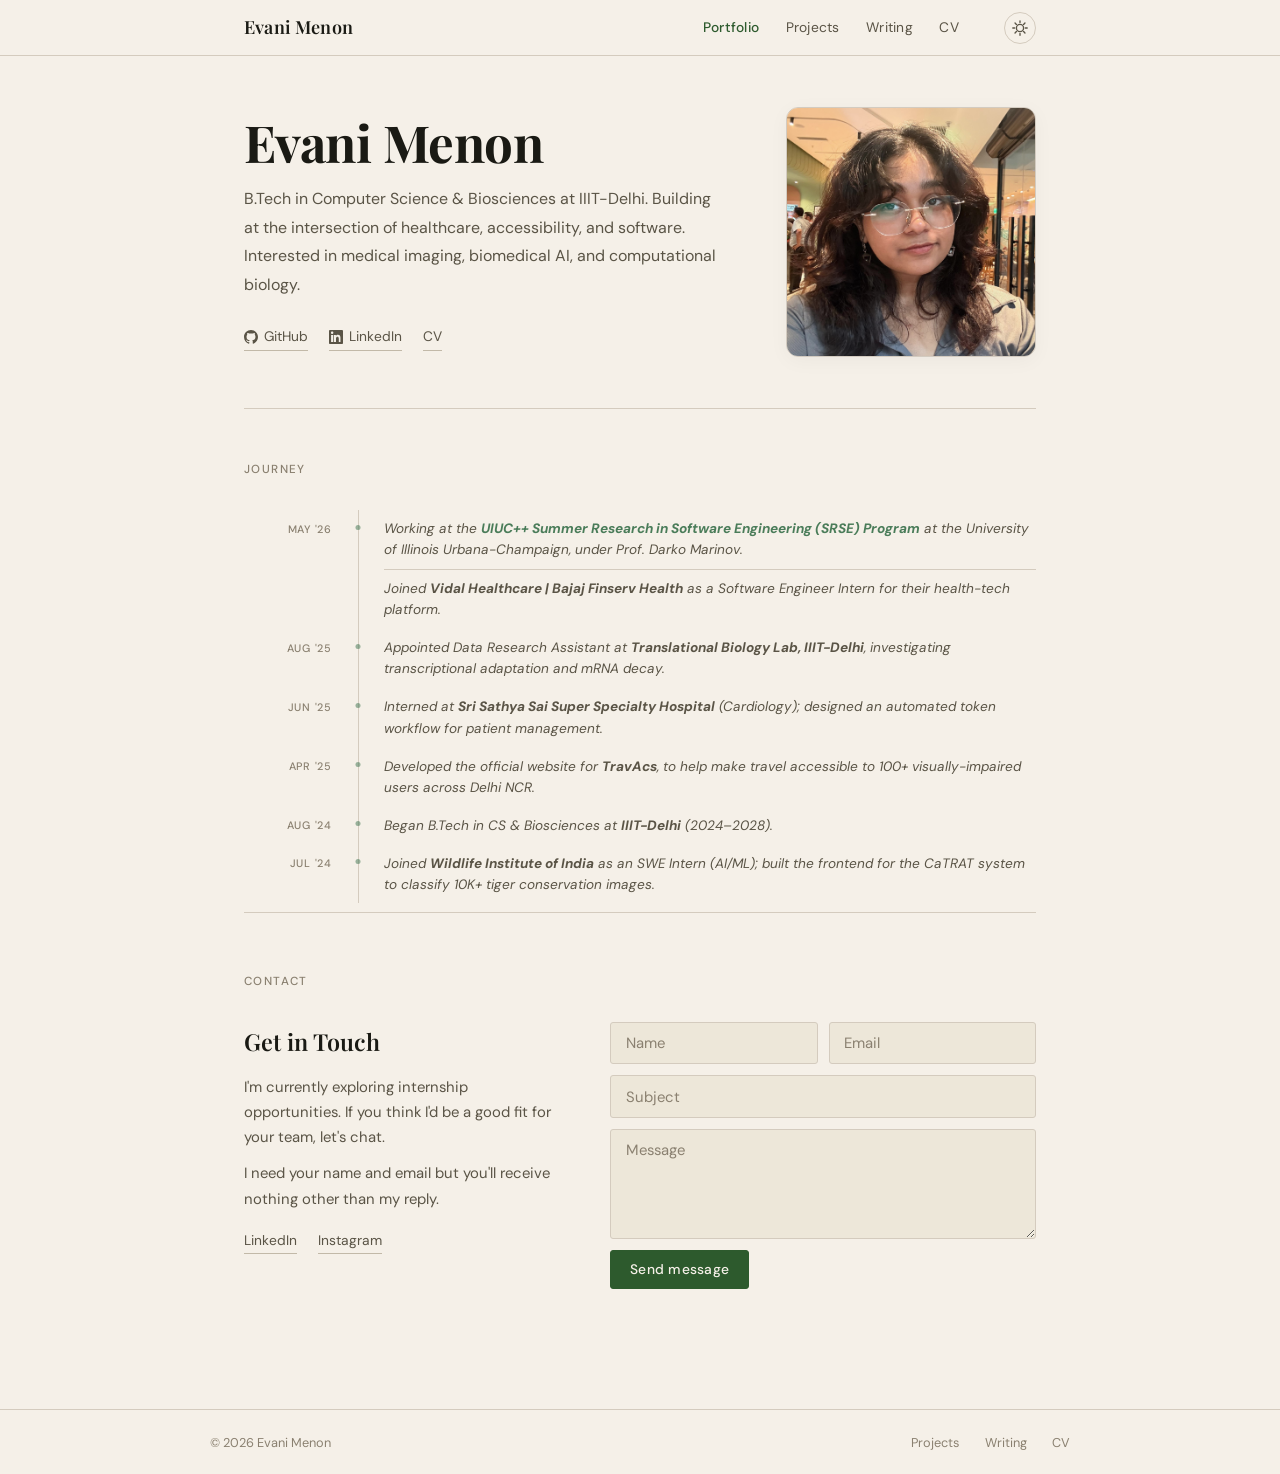
<file: index.html>
<!DOCTYPE html>
<html lang="en">
<head>
  <meta charset="UTF-8">
  <meta name="viewport" content="width=device-width, initial-scale=1.0">
  <title>Evani Menon</title>
  <meta name="description" content="Evani Menon — CS & Biosciences student at IIIT-Delhi. Building at the intersection of healthcare, accessibility, and software.">
  <link rel="icon" type="image/png" href="Images/favicon.png">
  <link rel="stylesheet" href="styles.css">
  <link rel="preconnect" href="https://fonts.googleapis.com">
  <link rel="preconnect" href="https://fonts.gstatic.com" crossorigin>
  <link href="https://fonts.googleapis.com/css2?family=Playfair+Display:ital,wght@0,400;0,600;0,700;1,400;1,600&family=Lora:ital,wght@0,400;0,500;1,400&family=DM+Sans:wght@300;400;500&display=swap" rel="stylesheet">
</head>
<body>

  <nav class="nav" id="nav">
    <div class="nav-container">
      <a href="index.html" class="nav-logo">Evani Menon</a>
      <div class="nav-links">
        <a href="index.html"    class="nav-link active">Portfolio</a>
        <a href="projects.html" class="nav-link">Projects</a>
        <a href="writing.html"  class="nav-link">Writing</a>
        <a href="cv.html"       class="nav-link">CV</a>
      </div>
      <button class="theme-toggle" id="theme-toggle" aria-label="Toggle theme">
        <svg class="sun-icon" width="18" height="18" viewBox="0 0 20 20" fill="none">
          <circle cx="10" cy="10" r="4" stroke="currentColor" stroke-width="1.5"/>
          <path d="M10 2V4M10 16V18M18 10H16M4 10H2M15.5 4.5L14 6M6 14L4.5 15.5M15.5 15.5L14 14M6 6L4.5 4.5" stroke="currentColor" stroke-width="1.5" stroke-linecap="round"/>
        </svg>
        <svg class="moon-icon" width="18" height="18" viewBox="0 0 20 20" fill="none">
          <path d="M17 10.5C16 14.5 12.5 17 8.5 17C4.5 17 1 13.5 1 9.5C1 5.5 3.5 2 7.5 1C6 3 6 6.5 8 8.5C10 10.5 13.5 10.5 15.5 9C16.5 9.5 17 10 17 10.5Z" stroke="currentColor" stroke-width="1.5" stroke-linecap="round" stroke-linejoin="round"/>
        </svg>
      </button>
    </div>
  </nav>

  <main>
    <div class="page-wrap">

      <section class="hero-section">
        <div class="hero-grid">
          <div class="hero-text">
            <h1 class="page-title">Evani Menon</h1>
            <p class="hero-bio">
              B.Tech in Computer Science &amp; Biosciences at IIIT-Delhi.
              Building at the intersection of healthcare, accessibility, and software.
              Interested in medical imaging, biomedical AI, and computational biology.
            </p>
            <div class="social-row">
              <a href="https://github.com/evanimenon" target="_blank" rel="noopener">
                <svg width="14" height="14" viewBox="0 0 20 20" fill="currentColor"><path fill-rule="evenodd" d="M10 0C4.477 0 0 4.477 0 10c0 4.42 2.865 8.17 6.839 9.49.5.092.682-.217.682-.482 0-.237-.008-.866-.013-1.7-2.782.603-3.369-1.34-3.369-1.34-.454-1.156-1.11-1.463-1.11-1.463-.908-.62.069-.608.069-.608 1.003.07 1.531 1.03 1.531 1.03.892 1.529 2.341 1.087 2.91.831.092-.646.35-1.086.636-1.336-2.22-.253-4.555-1.11-4.555-4.943 0-1.091.39-1.984 1.029-2.683-.103-.253-.446-1.27.098-2.647 0 0 .84-.269 2.75 1.025A9.578 9.578 0 0110 4.836c.85.004 1.705.114 2.504.336 1.909-1.294 2.747-1.025 2.747-1.025.546 1.377.203 2.394.1 2.647.64.699 1.028 1.592 1.028 2.683 0 3.842-2.339 4.687-4.566 4.935.359.309.678.919.678 1.852 0 1.336-.012 2.415-.012 2.743 0 .267.18.578.688.48C17.137 18.163 20 14.418 20 10c0-5.523-4.477-10-10-10z"/></svg>
                GitHub
              </a>
              <a href="https://linkedin.com/in/evanimenon" target="_blank" rel="noopener">
                <svg width="14" height="14" viewBox="0 0 20 20" fill="currentColor"><path d="M18.5 0h-17C.675 0 0 .675 0 1.5v17C0 19.325.675 20 1.5 20h17c.825 0 1.5-.675 1.5-1.5v-17c0-.825-.675-1.5-1.5-1.5zM6 17H3V7h3v10zM4.5 5.817c-.967 0-1.75-.783-1.75-1.75s.783-1.75 1.75-1.75 1.75.783 1.75 1.75-.783 1.75-1.75 1.75zM17 17h-3v-4.892c0-3.368-4-3.113-4 0V17h-3V7h2.883v1.367h.042c.4-.758 1.383-1.558 2.85-1.558 3.05 0 3.608 2.008 3.608 4.617V17H17z"/></svg>
                LinkedIn
              </a>
              <a href="cv.html">CV</a>
            </div>
          </div>
          <img src="Images/evani.jpeg" alt="Evani Menon" class="hero-photo">
        </div>
      </section>

      <section class="journey-section">
        <p class="section-label">Journey</p>

        <div class="timeline">

          <div class="tl-group">
            <div class="tl-month">May '26</div>
            <div class="tl-items">
              <div class="tl-item">
                <span class="tl-desc">Working at the <a href="https://uiuc-srse.github.io/" target="_blank" rel="noopener" style="color:#4a7c59;font-weight:500;text-decoration:underline;text-underline-offset:2px;"><b>UIUC++ Summer Research in Software Engineering (SRSE) Program</b></a> at the University of Illinois Urbana-Champaign, under Prof. Darko Marinov.</span>
              </div>
              <div class="tl-item">
                <span class="tl-desc">Joined <b>Vidal Healthcare | Bajaj Finserv Health</b> as a Software Engineer Intern for their health-tech platform.</span>
              </div>            </div>
          </div>

          <div class="tl-group">
            <div class="tl-month">Aug '25</div>
            <div class="tl-items">
              <div class="tl-item">
                <span class="tl-desc">Appointed Data Research Assistant at <b>Translational Biology Lab, IIIT-Delhi</b>, investigating transcriptional adaptation and mRNA decay.</span>
              </div>
              <!-- <div class="tl-item">
                <span class="tl-desc">Founded <b>Unquote</b>, a sociopolitical student awareness club at IIIT-Delhi.</span>
              </div> -->
            </div>
          </div>

          <div class="tl-group">
            <div class="tl-month">Jun '25</div>
            <div class="tl-items">
              <div class="tl-item">
                <span class="tl-desc">Interned at <b>Sri Sathya Sai Super Specialty Hospital</b> (Cardiology); designed an automated token workflow for patient management.</span>
              </div>
            </div>
          </div>

          <div class="tl-group">
            <div class="tl-month">Apr '25</div>
            <div class="tl-items">
              <div class="tl-item">
                <span class="tl-desc">Developed the official website for <b>TravAcs</b>, to help make travel accessible to 100+ visually-impaired users across Delhi NCR.</span>
              </div>
            </div>
          </div>

          <div class="tl-group">
            <div class="tl-month">Aug '24</div>
            <div class="tl-items">
              <div class="tl-item">
                <span class="tl-desc">Began B.Tech in CS &amp; Biosciences at <b>IIIT-Delhi</b> (2024–2028).</span>
              </div>
            </div>
          </div>
          
          <div class="tl-group">
            <div class="tl-month">Jul '24</div>
            <div class="tl-items">
              <div class="tl-item">
                <span class="tl-desc">Joined <b>Wildlife Institute of India</b> as an SWE Intern (AI/ML); built the frontend for the CaTRAT system to classify 10K+ tiger conservation images.</span>
              </div>
            </div>
          </div>


        </div>
      </section>

      <section class="contact-section">
        <p class="section-label">Contact</p>

        <div class="contact-grid">
          <div class="contact-info">
            <h2>Get in Touch</h2>
            <p>I'm currently exploring internship opportunities. If you think I'd be a good fit for your team, let's chat.</p>
            <p>I need your name and email but you'll receive nothing other than my reply.</p>
            <div class="social-row" style="margin-top:1rem;">
              <a href="https://linkedin.com/in/evanimenon" target="_blank" rel="noopener">LinkedIn</a>
              <a href="https://instagram.com/evanimenon" target="_blank" rel="noopener">Instagram</a>
            </div>
          </div>

          <form class="contact-form" id="contact-form">
            <div class="form-row-2">
              <input type="text"  name="user_name"    placeholder="Name"    required>
              <input type="email" name="user_email"   placeholder="Email"   required>
            </div>
            <input    type="text"  name="user_subject" placeholder="Subject" required>
            <textarea             name="user_message" placeholder="Message" required></textarea>
            <div>
              <button type="submit" class="btn btn-primary">Send message</button>
            </div>
            <p class="form-message" id="form-message"></p>
          </form>
        </div>
      </section>

    </div>
  </main>

  <footer class="footer">
    <div class="footer-inner">
      <span>© 2026 Evani Menon</span>
      <div style="display:flex; gap:1.5rem;">
        <a href="projects.html">Projects</a>
        <a href="writing.html">Writing</a>
        <a href="cv.html">CV</a>
      </div>
    </div>
  </footer>

  <script src="https://cdn.emailjs.com/dist/email.min.js"></script>
  <script src="script.js"></script>
</body>
</html>
</file>
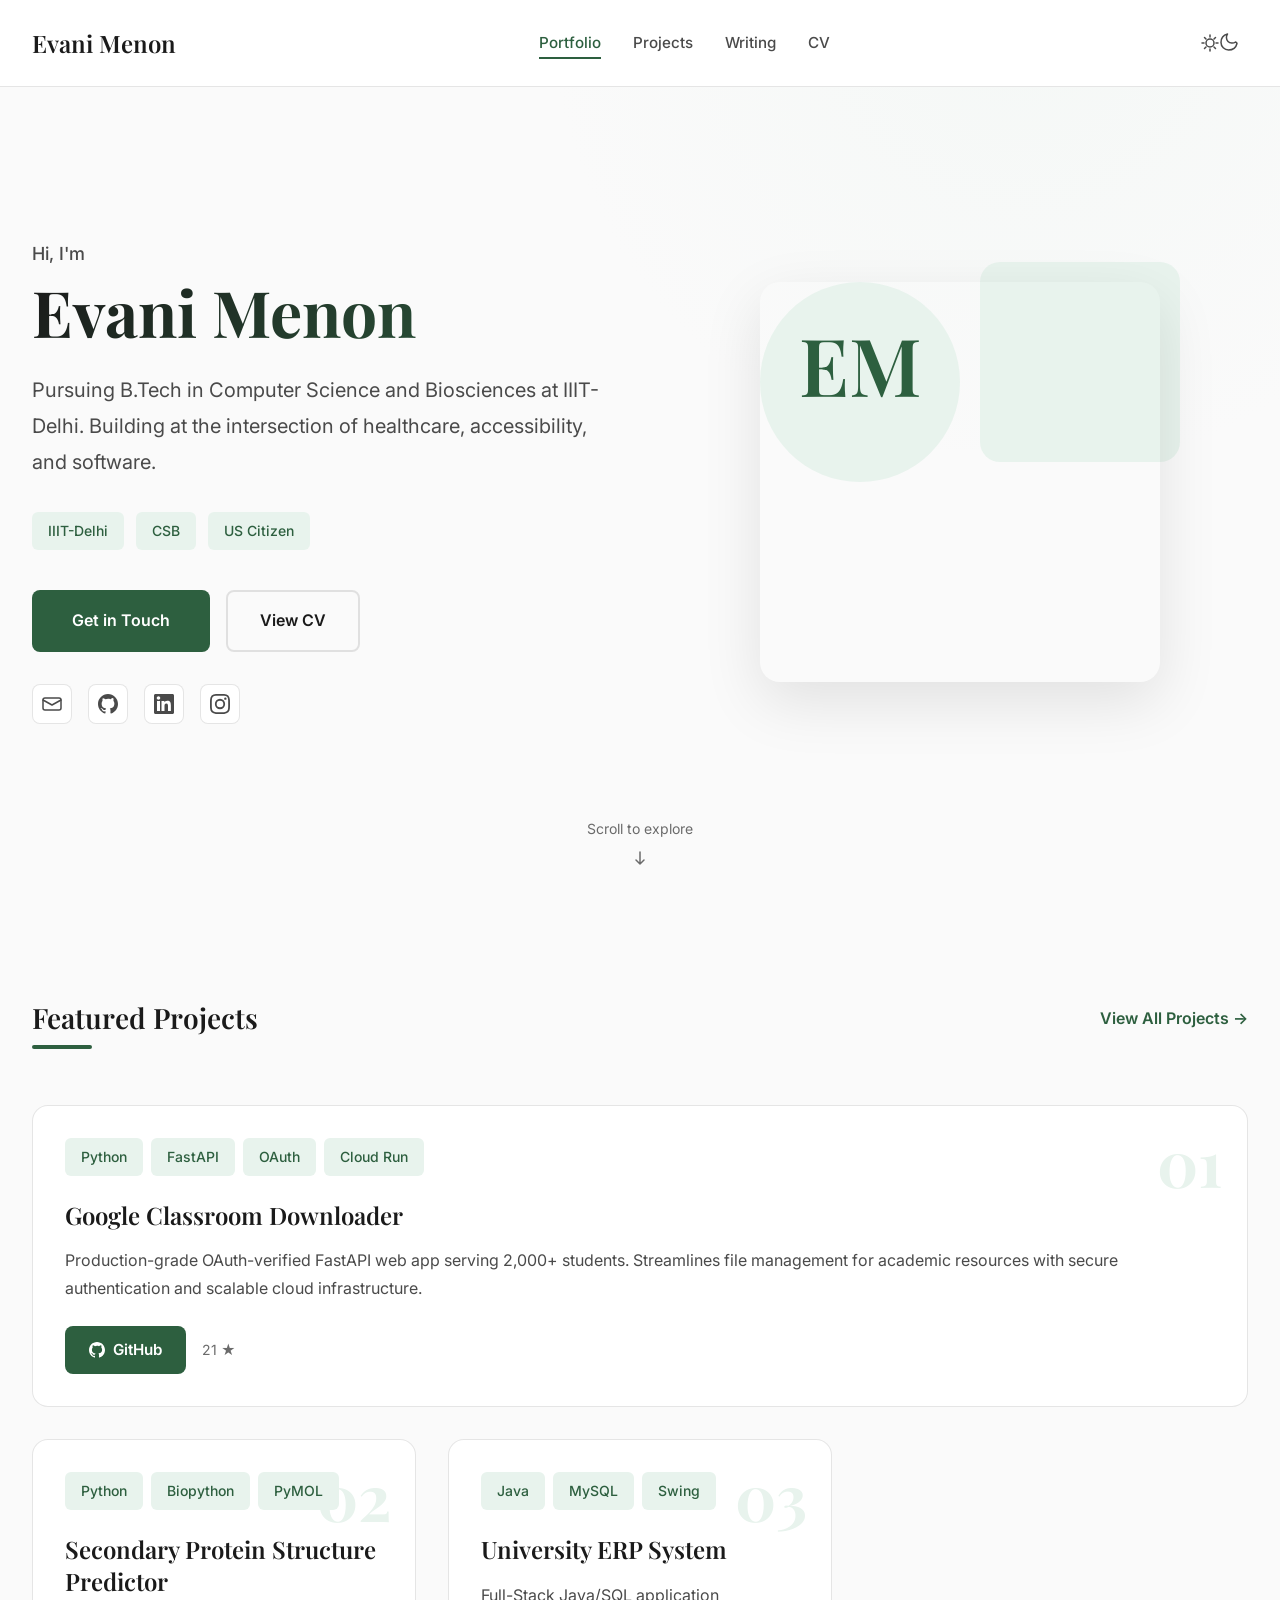
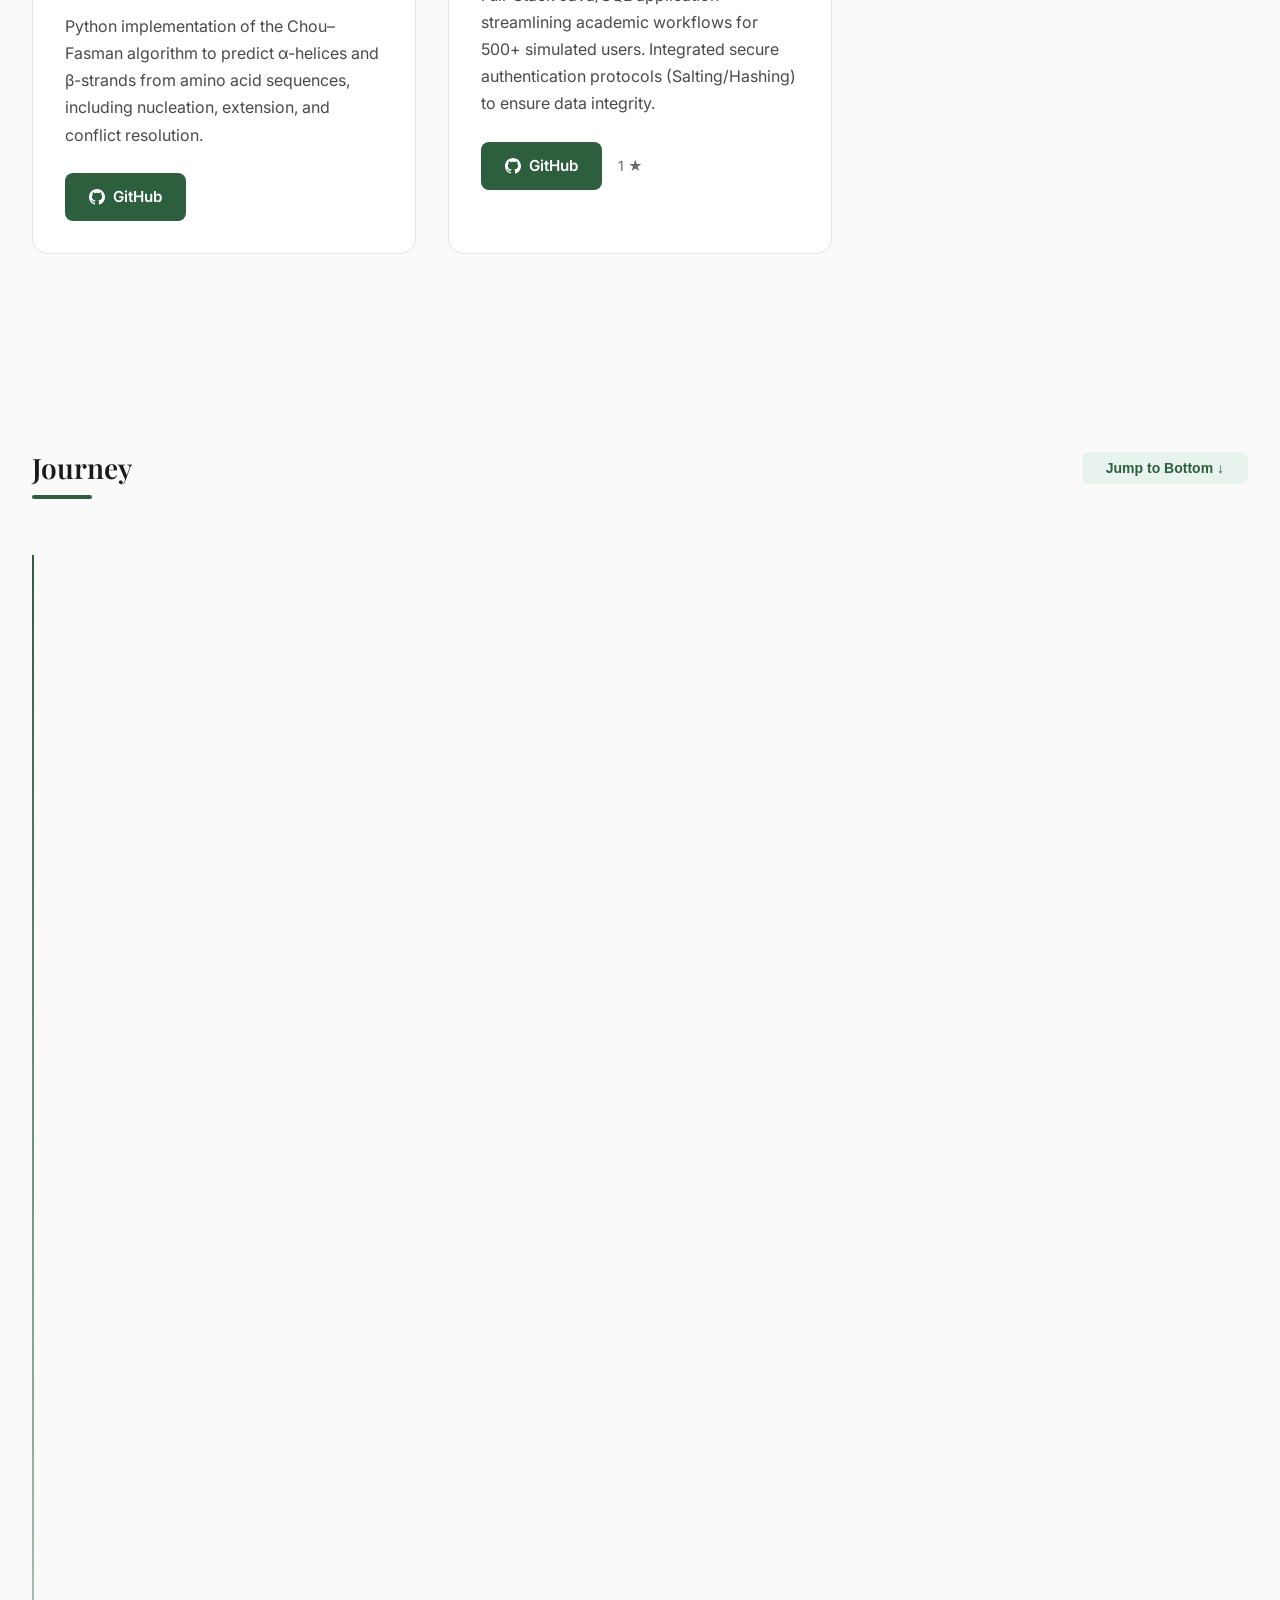
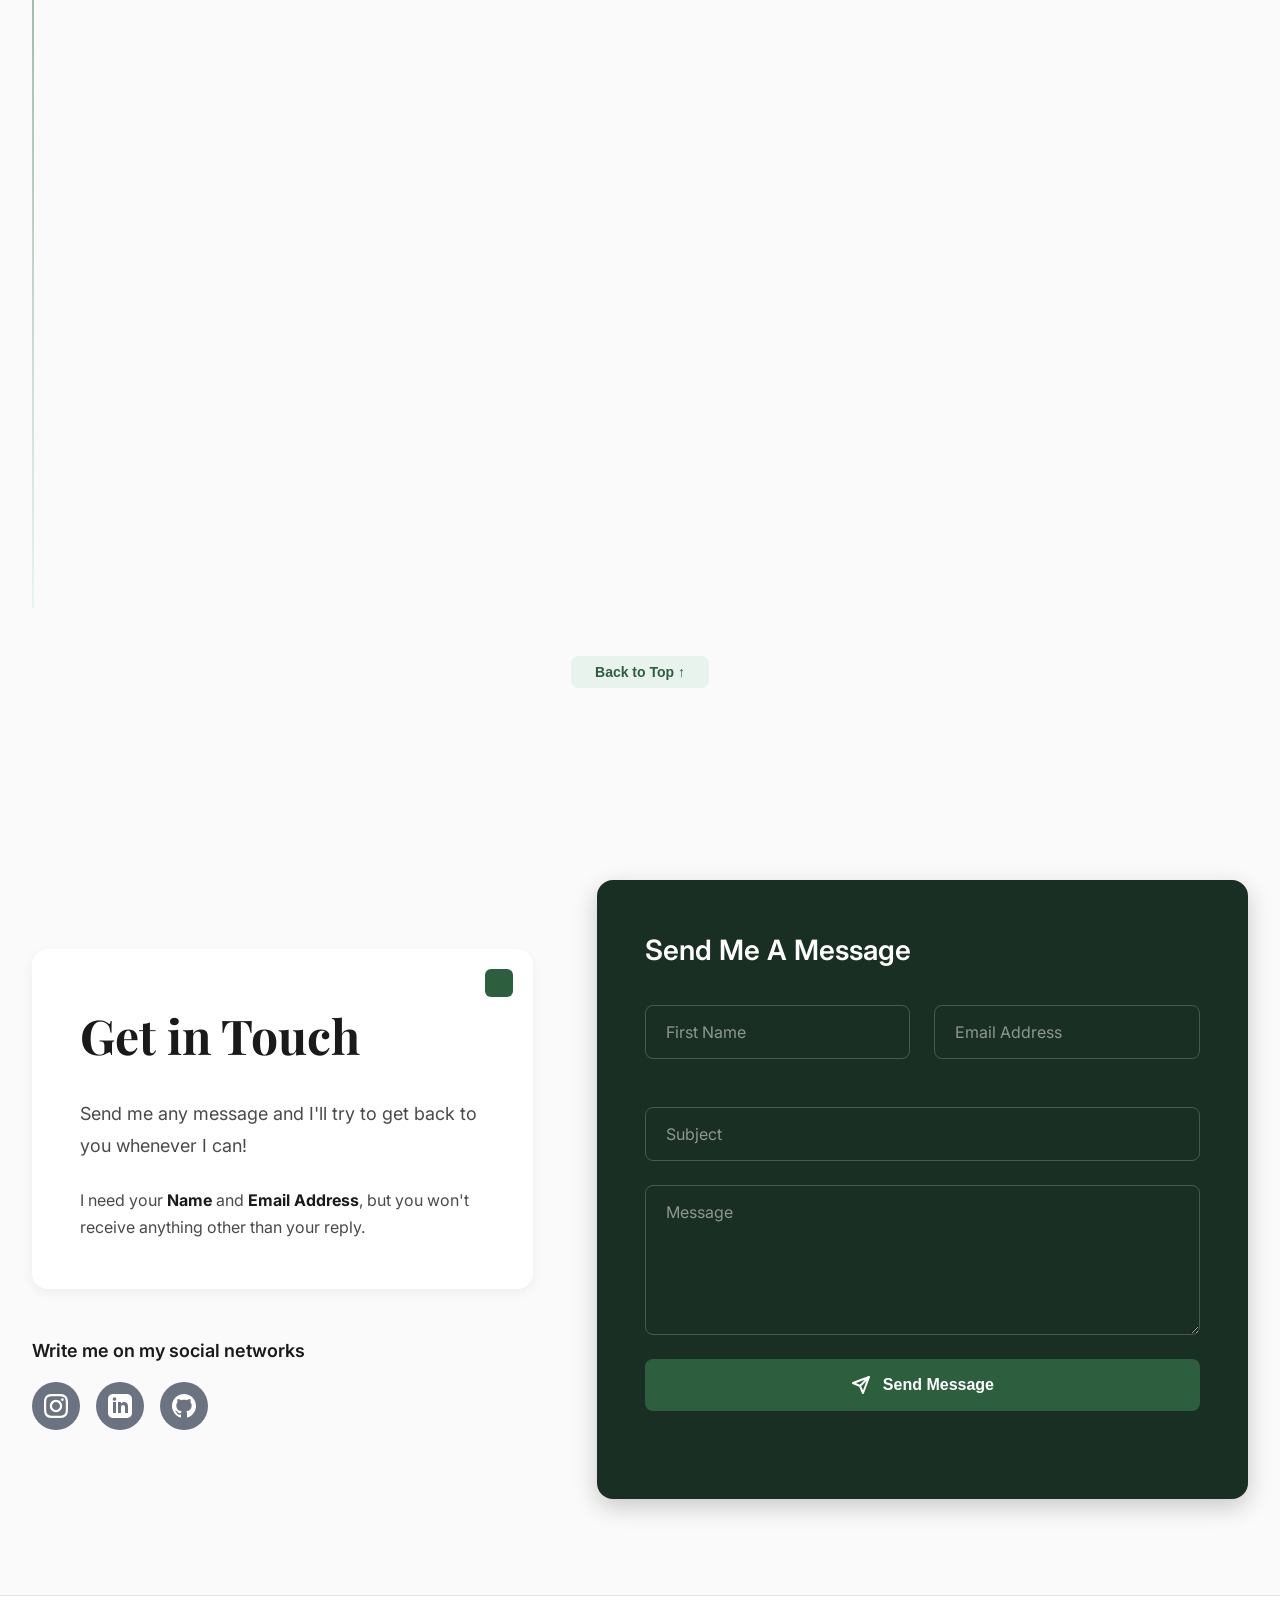
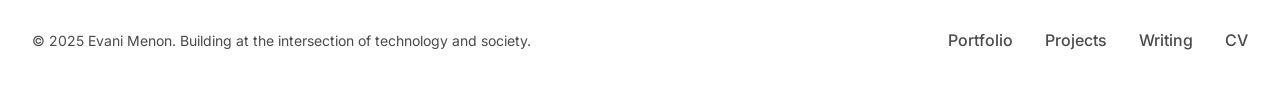
<file: portfolio/index.html>
<!DOCTYPE html>
<html lang="en">
<head>
    <meta charset="UTF-8">
    <meta name="viewport" content="width=device-width, initial-scale=1.0">
    <meta name="description" content="Evani Menon - Computer Science & Biosciences student at IIIT-Delhi. Building at the intersection of healthcare, accessibility, and software.">
    <title>Evani Menon - Computer Science & Biosciences Student | IIIT-Delhi</title>
    <meta name="keywords" content="Evani Menon, IIIT-Delhi, Computer Science, Biosciences, Software Engineer, Bioinformatics, Portfolio">
    <meta property="og:title" content="Evani Menon - Portfolio">
    <meta property="og:description" content="Computer Science & Biosciences student at IIIT-Delhi. Building at the intersection of healthcare, accessibility, and software.">
    <meta property="og:type" content="website">
    <link rel="icon" type="image/png" href="Images/favicon.png">
    <link rel="stylesheet" href="styles.css">
    <link rel="preconnect" href="https://fonts.googleapis.com">
    <link rel="preconnect" href="https://fonts.gstatic.com" crossorigin>
    <link href="https://fonts.googleapis.com/css2?family=Playfair+Display:wght@400;500;600;700&family=Inter:wght@300;400;500;600;700&display=swap" rel="stylesheet">
</head>
<body>
    <nav class="nav" id="nav">
        <div class="nav-container">
            <a href="#home" class="nav-logo">Evani Menon</a>
            <div class="nav-links">
                <a href="#home" class="nav-link active">Portfolio</a>
                <a href="projects.html" class="nav-link">Projects</a>
                <a href="writing.html" class="nav-link">Writing</a>
                <a href="cv.html" class="nav-link">CV</a>
            </div>
            <button class="theme-toggle" id="theme-toggle" aria-label="Toggle theme">
                <svg class="sun-icon" width="20" height="20" viewBox="0 0 20 20" fill="none">
                    <circle cx="10" cy="10" r="4" stroke="currentColor" stroke-width="1.5"/>
                    <path d="M10 2V4M10 16V18M18 10H16M4 10H2M15.5 4.5L14 6M6 14L4.5 15.5M15.5 15.5L14 14M6 6L4.5 4.5" stroke="currentColor" stroke-width="1.5" stroke-linecap="round"/>
                </svg>
                <svg class="moon-icon" width="20" height="20" viewBox="0 0 20 20" fill="none">
                    <path d="M17 10.5C16 14.5 12.5 17 8.5 17C4.5 17 1 13.5 1 9.5C1 5.5 3.5 2 7.5 1C6 3 6 6.5 8 8.5C10 10.5 13.5 10.5 15.5 9C16.5 9.5 17 10 17 10.5Z" stroke="currentColor" stroke-width="1.5" stroke-linecap="round" stroke-linejoin="round"/>
                </svg>
            </button>
        </div>
    </nav>

    <main>
        <section class="hero" id="home">
            <div class="hero-content">
                <div class="hero-text">
                    <h1 class="hero-title">
                        <span class="hero-greeting">Hi, I'm</span>
                        <span class="hero-name">Evani Menon</span>
                    </h1>
                    <p class="hero-description">
                        Pursuing B.Tech in Computer Science and Biosciences at IIIT-Delhi. 
                        Building at the intersection of healthcare, accessibility, and software.
                    </p>
                    <div class="hero-tags">
                        <span class="tag">IIIT-Delhi</span>
                        <span class="tag">CSB</span>
                        <span class="tag">US Citizen</span>
                    </div>
                    <div class="hero-cta">
                        <a href="#contact" class="btn btn-primary">Get in Touch</a>
                        <a href="cv.html" class="btn btn-secondary">View CV</a>
                    </div>
                    <div class="social-links">
                        <a href="mailto:evani24210@iiitd.ac.in" class="social-link" aria-label="Email">
                            <svg width="20" height="20" viewBox="0 0 20 20" fill="none">
                                <path d="M3 4h14c1.1 0 2 .9 2 2v8c0 1.1-.9 2-2 2H3c-1.1 0-2-.9-2-2V6c0-1.1.9-2 2-2z" stroke="currentColor" stroke-width="1.5" stroke-linecap="round" stroke-linejoin="round"/>
                                <path d="M19 6l-9 5-9-5" stroke="currentColor" stroke-width="1.5" stroke-linecap="round" stroke-linejoin="round"/>
                            </svg>
                        </a>
                        <a href="https://github.com/evanimenon" target="_blank" class="social-link" aria-label="GitHub">
                            <svg width="20" height="20" viewBox="0 0 20 20" fill="currentColor">
                                <path fill-rule="evenodd" d="M10 0C4.477 0 0 4.477 0 10c0 4.42 2.865 8.17 6.839 9.49.5.092.682-.217.682-.482 0-.237-.008-.866-.013-1.7-2.782.603-3.369-1.34-3.369-1.34-.454-1.156-1.11-1.463-1.11-1.463-.908-.62.069-.608.069-.608 1.003.07 1.531 1.03 1.531 1.03.892 1.529 2.341 1.087 2.91.831.092-.646.35-1.086.636-1.336-2.22-.253-4.555-1.11-4.555-4.943 0-1.091.39-1.984 1.029-2.683-.103-.253-.446-1.27.098-2.647 0 0 .84-.269 2.75 1.025A9.578 9.578 0 0110 4.836c.85.004 1.705.114 2.504.336 1.909-1.294 2.747-1.025 2.747-1.025.546 1.377.203 2.394.1 2.647.64.699 1.028 1.592 1.028 2.683 0 3.842-2.339 4.687-4.566 4.935.359.309.678.919.678 1.852 0 1.336-.012 2.415-.012 2.743 0 .267.18.578.688.48C17.137 18.163 20 14.418 20 10c0-5.523-4.477-10-10-10z"/>
                            </svg>
                        </a>
                        <a href="https://linkedin.com/in/evanimenon" target="_blank" class="social-link" aria-label="LinkedIn">
                            <svg width="20" height="20" viewBox="0 0 20 20" fill="currentColor">
                                <path d="M18.5 0h-17C.675 0 0 .675 0 1.5v17c0 .825.675 1.5 1.5 1.5h17c.825 0 1.5-.675 1.5-1.5v-17c0-.825-.675-1.5-1.5-1.5zM6 17H3V7h3v10zM4.5 5.817c-.967 0-1.75-.783-1.75-1.75s.783-1.75 1.75-1.75 1.75.783 1.75 1.75-.783 1.75-1.75 1.75zM17 17h-3v-4.892c0-1.167-.025-2.667-1.625-2.667-1.625 0-1.875 1.267-1.875 2.575V17h-3V7h2.883v1.367h.042c.4-.758 1.383-1.558 2.85-1.558 3.05 0 3.608 2.008 3.608 4.617V17h.117z"/>
                            </svg>
                        </a>
                        <a href="https://instagram.com/evanimenon" target="_blank" class="social-link" aria-label="Instagram">
                            <svg width="20" height="20" viewBox="0 0 20 20" fill="currentColor">
                                <path d="M10 1.802c2.67 0 2.987.01 4.041.059 2.71.123 3.976 1.409 4.099 4.099.048 1.054.057 1.37.057 4.04 0 2.672-.01 2.988-.057 4.042-.124 2.687-1.387 3.975-4.1 4.099-1.053.048-1.37.058-4.04.058-2.67 0-2.987-.01-4.04-.058-2.717-.124-3.977-1.416-4.1-4.1-.048-1.054-.058-1.37-.058-4.041 0-2.67.01-2.986.058-4.04.124-2.69 1.387-3.977 4.1-4.1 1.054-.048 1.37-.058 4.04-.058zM10 0C7.284 0 6.944.012 5.877.06 2.246.227.226 2.242.06 5.877.01 6.944 0 7.284 0 10s.012 3.057.06 4.123c.166 3.632 2.181 5.65 5.817 5.817 1.067.048 1.407.06 4.123.06s3.057-.012 4.123-.06c3.629-.167 5.652-2.182 5.816-5.817.05-1.066.061-1.407.061-4.123s-.012-3.056-.06-4.122C19.777 2.249 17.757.228 14.123.06 13.056.01 12.716 0 10 0zm0 4.865a5.135 5.135 0 100 10.27 5.135 5.135 0 000-10.27zm0 8.468a3.333 3.333 0 110-6.666 3.333 3.333 0 010 6.666zm5.338-9.87a1.2 1.2 0 100 2.4 1.2 1.2 0 000-2.4z"/>
                            </svg>
                        </a>
                    </div>
                </div>
                <div class="hero-image">
                    <div class="image-wrapper">
                        <div class="image-placeholder">
                            <svg width="200" height="200" viewBox="0 0 200 200" fill="none">
                                <circle cx="100" cy="100" r="100" fill="var(--accent-light)"/>
                                <text x="100" y="115" font-size="80" fill="var(--accent)" text-anchor="middle" font-family="'Playfair Display', serif" font-weight="600">EM</text>
                            </svg>
                        </div>
                        <div class="image-decoration"></div>
                    </div>
                </div>
            </div>
            <div class="scroll-indicator">
                <span>Scroll to explore</span>
                <svg width="20" height="20" viewBox="0 0 20 20" fill="none">
                    <path d="M10 4v12m0 0l-4-4m4 4l4-4" stroke="currentColor" stroke-width="1.5" stroke-linecap="round" stroke-linejoin="round"/>
                </svg>
            </div>
        </section>

        <section class="featured-projects" id="projects">
            <div class="section-header">
                <h2 class="section-title">Featured Projects</h2>
                <a href="projects.html" class="view-all">View All Projects →</a>
            </div>
            <div class="projects-grid">
                <article class="project-card featured">
                    <div class="project-number">01</div>
                    <div class="project-content">
                        <div class="project-tags">
                            <span class="tag">Python</span>
                            <span class="tag">FastAPI</span>
                            <span class="tag">OAuth</span>
                            <span class="tag">Cloud Run</span>
                        </div>
                        <h3 class="project-title">Google Classroom Downloader</h3>
                        <p class="project-description">
                            Production-grade OAuth-verified FastAPI web app serving 2,000+ students. 
                            Streamlines file management for academic resources with secure authentication 
                            and scalable cloud infrastructure.
                        </p>
                        <div class="project-links">
                            <a href="https://github.com/evanimenon/google-classroom-downloader" target="_blank" class="project-link">
                                <svg width="16" height="16" viewBox="0 0 20 20" fill="currentColor">
                                    <path fill-rule="evenodd" d="M10 0C4.477 0 0 4.477 0 10c0 4.42 2.865 8.17 6.839 9.49.5.092.682-.217.682-.482 0-.237-.008-.866-.013-1.7-2.782.603-3.369-1.34-3.369-1.34-.454-1.156-1.11-1.463-1.11-1.463-.908-.62.069-.608.069-.608 1.003.07 1.531 1.03 1.531 1.03.892 1.529 2.341 1.087 2.91.831.092-.646.35-1.086.636-1.336-2.22-.253-4.555-1.11-4.555-4.943 0-1.091.39-1.984 1.029-2.683-.103-.253-.446-1.27.098-2.647 0 0 .84-.269 2.75 1.025A9.578 9.578 0 0110 4.836c.85.004 1.705.114 2.504.336 1.909-1.294 2.747-1.025 2.747-1.025.546 1.377.203 2.394.1 2.647.64.699 1.028 1.592 1.028 2.683 0 3.842-2.339 4.687-4.566 4.935.359.309.678.919.678 1.852 0 1.336-.012 2.415-.012 2.743 0 .267.18.578.688.48C17.137 18.163 20 14.418 20 10c0-5.523-4.477-10-10-10z"/>
                                </svg>
                                GitHub
                            </a>
                            <span class="project-stars">21 ★</span>
                        </div>
                    </div>
                </article>

                <article class="project-card">
                    <div class="project-number">02</div>
                    <div class="project-content">
                        <div class="project-tags">
                            <span class="tag">Python</span>
                            <span class="tag">Biopython</span>
                            <span class="tag">PyMOL</span>
                        </div>
                        <h3 class="project-title">Secondary Protein Structure Predictor</h3>
                        <p class="project-description">
                            Python implementation of the Chou–Fasman algorithm to predict α-helices and β-strands from amino acid sequences, 
                            including nucleation, extension, and conflict resolution.
                        </p>
                        <div class="project-links">
                            <a href="https://github.com/evanimenon/secondary-structure-predictor" target="_blank" class="project-link">
                                <svg width="16" height="16" viewBox="0 0 20 20" fill="currentColor">
                                    <path fill-rule="evenodd" d="M10 0C4.477 0 0 4.477 0 10c0 4.42 2.865 8.17 6.839 9.49.5.092.682-.217.682-.482 0-.237-.008-.866-.013-1.7-2.782.603-3.369-1.34-3.369-1.34-.454-1.156-1.11-1.463-1.11-1.463-.908-.62.069-.608.069-.608 1.003.07 1.531 1.03 1.531 1.03.892 1.529 2.341 1.087 2.91.831.092-.646.35-1.086.636-1.336-2.22-.253-4.555-1.11-4.555-4.943 0-1.091.39-1.984 1.029-2.683-.103-.253-.446-1.27.098-2.647 0 0 .84-.269 2.75 1.025A9.578 9.578 0 0110 4.836c.85.004 1.705.114 2.504.336 1.909-1.294 2.747-1.025 2.747-1.025.546 1.377.203 2.394.1 2.647.64.699 1.028 1.592 1.028 2.683 0 3.842-2.339 4.687-4.566 4.935.359.309.678.919.678 1.852 0 1.336-.012 2.415-.012 2.743 0 .267.18.578.688.48C17.137 18.163 20 14.418 20 10c0-5.523-4.477-10-10-10z"/>
                                </svg>
                                GitHub
                            </a>
                        </div>
                    </div>
                </article>

                <article class="project-card">
                    <div class="project-number">03</div>
                    <div class="project-content">
                        <div class="project-tags">
                            <span class="tag">Java</span>
                            <span class="tag">MySQL</span>
                            <span class="tag">Swing</span>
                        </div>
                        <h3 class="project-title">University ERP System</h3>
                        <p class="project-description">
                            Full-Stack Java/SQL application streamlining academic workflows for 500+ simulated users. 
                            Integrated secure authentication protocols (Salting/Hashing) to ensure data integrity.
                        </p>
                        <div class="project-links">
                            <a href="https://github.com/evanimenon/IIITD-Academic-ERP" target="_blank" class="project-link">
                                <svg width="16" height="16" viewBox="0 0 20 20" fill="currentColor">
                                    <path fill-rule="evenodd" d="M10 0C4.477 0 0 4.477 0 10c0 4.42 2.865 8.17 6.839 9.49.5.092.682-.217.682-.482 0-.237-.008-.866-.013-1.7-2.782.603-3.369-1.34-3.369-1.34-.454-1.156-1.11-1.463-1.11-1.463-.908-.62.069-.608.069-.608 1.003.07 1.531 1.03 1.531 1.03.892 1.529 2.341 1.087 2.91.831.092-.646.35-1.086.636-1.336-2.22-.253-4.555-1.11-4.555-4.943 0-1.091.39-1.984 1.029-2.683-.103-.253-.446-1.27.098-2.647 0 0 .84-.269 2.75 1.025A9.578 9.578 0 0110 4.836c.85.004 1.705.114 2.504.336 1.909-1.294 2.747-1.025 2.747-1.025.546 1.377.203 2.394.1 2.647.64.699 1.028 1.592 1.028 2.683 0 3.842-2.339 4.687-4.566 4.935.359.309.678.919.678 1.852 0 1.336-.012 2.415-.012 2.743 0 .267.18.578.688.48C17.137 18.163 20 14.418 20 10c0-5.523-4.477-10-10-10z"/>
                                </svg>
                                GitHub
                            </a>
                            <span class="project-stars">1 ★</span>
                        </div>
                    </div>
                </article>
            </div>
        </section>

        <section class="timeline" id="timeline">
            <div class="section-header">
                <h2 class="section-title">Journey</h2>
                <div class="timeline-controls">
                    <button class="timeline-jump" onclick="document.querySelector('.timeline-container').scrollIntoView({behavior: 'smooth', block: 'end'})">Jump to Bottom ↓</button>
                </div>
            </div>
            <div class="timeline-container">
                <div class="timeline-line"></div>

                <div class="timeline-item minor" data-category="achievement">
                    <div class="timeline-marker achievement"></div>
                    <div class="timeline-content">
                        <span class="timeline-date">JAN 2026</span>
                        <p class="timeline-minor-text">
                            Scholarship increased to 50% for my 3rd Semester at IIIT-Delhi!</p>
                        <span class="timeline-category">Academic Achievement</span>
                    </div>
                </div>

                <div class="timeline-item major" data-category="leadership">
                    <div class="timeline-marker leadership"></div>
                    <div class="timeline-content">
                        <span class="timeline-date">AUG 2025</span>
                        <h3 class="timeline-title">Founder of Unquote, IIITD</h3>
                        <p class="timeline-description">
                            Founded and lead a literary and creative writing initiative at IIIT-Delhi.
                            Founded and led an official diversity and inclusion club at IIIT-Delhi, focusing on uplifting marginalized groups 
                            through student-led discussions and activism.
                        </p>
                        <span class="timeline-category">Leadership</span>
                    </div>
                </div>

                <div class="timeline-item major" data-category="work">
                    <div class="timeline-marker work"></div>
                    <div class="timeline-content">
                        <span class="timeline-date">Aug 2025 - Sep 2025</span>
                        <h3 class="timeline-title">Research Assistant at Translational Biology Lab, IIIT Delhi</h3>
                        <p class="timeline-description">
                            Conducted literature-driven research on transcriptional adaptation, mRNA decay mechanisms, 
                            and studied molecular basis of mutation severity modulation.
                        </p>
                        <span class="timeline-category">Work Experience</span>
                    </div>
                </div>

                <div class="timeline-item major" data-category="leadership">
                    <div class="timeline-marker leadership"></div>
                    <div class="timeline-content">
                        <span class="timeline-date">JUN 2025</span>
                        <p class="timeline-minor-text">
                            Became the Head of International Outreach at IRC, IIITD. I conducted orientation sessions
                            for incoming international students.
                        </p>
                    </div>
                </div>

                <div class="timeline-item major" data-category="work">
                    <div class="timeline-marker work"></div>
                    <div class="timeline-content">
                        <span class="timeline-date">JUN 2025 - JUL 2025</span>
                        <h3 class="timeline-title">Non-Clinical Hospital Intern at Sri Sathya Sai Super Specialty Hospital</h3>
                        <p class="timeline-description">
                            Volunteered within the Cardiology Department, balancing writing code with the actual heavy lifting of moving patients and managing the floor. 
                            It was a high-pressure environment that gave me a real look at the behind-the-scenes of hospital management and a chance to help out patients who really needed it.
                        </p>
                        <span class="timeline-category">Work Experience</span>

                    </div>
                </div>

                <div class="timeline-item major" data-category="work">
                    <div class="timeline-marker work"></div>
                    <div class="timeline-content">
                        <span class="timeline-date">Apr 2025 - JUL 2025</span>
                        <h3 class="timeline-title">Software Engineer at TravAcs</h3>
                        <p class="timeline-description">
                            Created the official web platform for Travacs, an organization that focuses on improving digital accessibility
                            and enabling inclusive travel experiences for the visually impaired community across Delhi NCR. 
                            I worked directly with founders and members of the VI community to make sure the site actually worked for their needs.
                        </p>
                        <span class="timeline-category">Work Experience</span>
                    </div>
                </div>

                <div class="timeline-item minor" data-category="achievement">
                    <div class="timeline-marker achievement"></div>
                    <div class="timeline-content">
                        <span class="timeline-date">Jan 2025</span>
                        <p class="timeline-minor-text">Completed Agnirva Space Internship</p>
                    </div>
                </div>

                <div class="timeline-item minor" data-category="achievement">
                    <div class="timeline-marker achievement"></div>
                    <div class="timeline-content">
                        <span class="timeline-date">AUG 2024</span>
                        <p class="timeline-minor-text">
                            Started my B.Tech in Computer Science and Biosciences at IIIT-Delhi. 
                            Awarded 25% scholarship for my 1st year at IIIT-Delhi for overall academic standing</p>
                    </div>
                    <span class="timeline-category">Academic Achievement</span>
                </div>

                <div class="timeline-item major" data-category="work">
                    <div class="timeline-marker work"></div>
                    <div class="timeline-content">
                        <span class="timeline-date">JUL 2024 - AUG 2024</span>
                        <h3 class="timeline-title">SWE Intern (AI/ML) at Wildlife Institute of India</h3>
                        <p class="timeline-description">
                            Built frontend modules for CaTRAT, an AI-powered camera-trap wildlife image classification system 
                            used for tiger conservation, working under Prof. Saket Anand. This was my first time coding for a cause! 
                        </p>
                        <span class="timeline-category">Work Experience</span>
                    </div>
                </div>

                <div class="timeline-item minor" data-category="leadership">
                    <div class="timeline-marker leadership"></div>
                    <div class="timeline-content">
                        <span class="timeline-date">JUN 2023</span>
                        <p class="timeline-minor-text"> Started as a tutor for 8th-10th graders in Math and Computer Science within my community</p>
                    </div>
                </div>
                

            </div>
            <div class="timeline-footer">
                <button class="timeline-jump" onclick="document.querySelector('.timeline').scrollIntoView({behavior: 'smooth'})">Back to Top ↑</button>
            </div>
        </section>

        <section class="contact" id="contact">
            <div class="contact-wrapper">
                <div class="contact-left">
                    <div class="contact-info-box">
                        <div class="green-accent-box"></div>
                        <h2 class="contact-title">Get in Touch</h2>
                        <p class="contact-intro">
                            Send me any message and I'll try to get back to you whenever I can!
                        </p>
                        <p class="contact-note">
                            I need your <strong>Name</strong> and <strong>Email Address</strong>, but 
                            you won't receive anything other than your reply.
                        </p>
                    </div>
                    
                    <div class="contact-social-section">
                        <div class="social-info">
                            <p class="social-prompt">Write me on my social networks</p>
                            <div class="social-icons">
                                <a href="https://instagram.com/evanimenon" target="_blank" class="social-icon" aria-label="Instagram">
                                    <svg width="24" height="24" viewBox="0 0 24 24" fill="currentColor">
                                        <path d="M12 2.163c3.204 0 3.584.012 4.85.07 3.252.148 4.771 1.691 4.919 4.919.058 1.265.069 1.645.069 4.849 0 3.205-.012 3.584-.069 4.849-.149 3.225-1.664 4.771-4.919 4.919-1.266.058-1.644.07-4.85.07-3.204 0-3.584-.012-4.849-.07-3.26-.149-4.771-1.699-4.919-4.92-.058-1.265-.07-1.644-.07-4.849 0-3.204.013-3.583.07-4.849.149-3.227 1.664-4.771 4.919-4.919 1.266-.057 1.645-.069 4.849-.069zm0-2.163c-3.259 0-3.667.014-4.947.072-4.358.2-6.78 2.618-6.98 6.98-.059 1.281-.073 1.689-.073 4.948 0 3.259.014 3.668.072 4.948.2 4.358 2.618 6.78 6.98 6.98 1.281.058 1.689.072 4.948.072 3.259 0 3.668-.014 4.948-.072 4.354-.2 6.782-2.618 6.979-6.98.059-1.28.073-1.689.073-4.948 0-3.259-.014-3.667-.072-4.947-.196-4.354-2.617-6.78-6.979-6.98-1.281-.059-1.69-.073-4.949-.073zm0 5.838c-3.403 0-6.162 2.759-6.162 6.162s2.759 6.163 6.162 6.163 6.162-2.759 6.162-6.163c0-3.403-2.759-6.162-6.162-6.162zm0 10.162c-2.209 0-4-1.79-4-4 0-2.209 1.791-4 4-4s4 1.791 4 4c0 2.21-1.791 4-4 4zm6.406-11.845c-.796 0-1.441.645-1.441 1.44s.645 1.44 1.441 1.44c.795 0 1.439-.645 1.439-1.44s-.644-1.44-1.439-1.44z"/>
                                    </svg>
                                </a>
                                <a href="https://linkedin.com/in/evanimenon" target="_blank" class="social-icon" aria-label="LinkedIn">
                                    <svg width="24" height="24" viewBox="0 0 24 24" fill="currentColor">
                                        <path d="M19 0h-14c-2.761 0-5 2.239-5 5v14c0 2.761 2.239 5 5 5h14c2.762 0 5-2.239 5-5v-14c0-2.761-2.238-5-5-5zm-11 19h-3v-11h3v11zm-1.5-12.268c-.966 0-1.75-.79-1.75-1.764s.784-1.764 1.75-1.764 1.75.79 1.75 1.764-.783 1.764-1.75 1.764zm13.5 12.268h-3v-5.604c0-3.368-4-3.113-4 0v5.604h-3v-11h3v1.765c1.396-2.586 7-2.777 7 2.476v6.759z"/>
                                    </svg>
                                </a>
                                <a href="https://github.com/evanimenon" target="_blank" class="social-icon" aria-label="GitHub">
                                    <svg width="24" height="24" viewBox="0 0 24 24" fill="currentColor">
                                        <path d="M12 0c-6.626 0-12 5.373-12 12 0 5.302 3.438 9.8 8.207 11.387.599.111.793-.261.793-.577v-2.234c-3.338.726-4.033-1.416-4.033-1.416-.546-1.387-1.333-1.756-1.333-1.756-1.089-.745.083-.729.083-.729 1.205.084 1.839 1.237 1.839 1.237 1.07 1.834 2.807 1.304 3.492.997.107-.775.418-1.305.762-1.604-2.665-.305-5.467-1.334-5.467-5.931 0-1.311.469-2.381 1.236-3.221-.124-.303-.535-1.524.117-3.176 0 0 1.008-.322 3.301 1.23.957-.266 1.983-.399 3.003-.404 1.02.005 2.047.138 3.006.404 2.291-1.552 3.297-1.23 3.297-1.23.653 1.653.242 2.874.118 3.176.77.84 1.235 1.911 1.235 3.221 0 4.609-2.807 5.624-5.479 5.921.43.372.823 1.102.823 2.222v3.293c0 .319.192.694.801.576 4.765-1.589 8.199-6.086 8.199-11.386 0-6.627-5.373-12-12-12z"/>
                                    </svg>
                                </a>
                            </div>
                        </div>
                    </div>
                </div>
                
                <div class="contact-right">
                    <div class="contact-form-wrapper">
                        <h3 class="form-title">Send Me A Message</h3>
                        <form class="contact-form" id="contact-form">
                            <div class="form-row">
                                <div class="form-group">
                                    <input type="text" id="name" name="user_name" required placeholder="First Name">
                                </div>
                                <div class="form-group">
                                    <input type="email" id="email" name="user_email" required placeholder="Email Address">
                                </div>
                            </div>
                            <div class="form-group">
                                <input type="text" id="subject" name="user_subject" required placeholder="Subject">
                            </div>
                            <div class="form-group">
                                <textarea id="message" name="user_message" rows="5" required placeholder="Message"></textarea>
                            </div>
                            <button type="submit" class="btn btn-primary btn-send">
                                <svg width="20" height="20" viewBox="0 0 20 20" fill="none">
                                    <path d="M18 2L9 11M18 2L12 18L9 11M18 2L2 8L9 11" stroke="currentColor" stroke-width="2" stroke-linecap="round" stroke-linejoin="round"/>
                                </svg>
                                Send Message
                            </button>
                            <p class="form-message" id="form-message"></p>
                        </form>
                    </div>
                </div>
            </div>
        </section>
    </main>

    <footer class="footer">
        <div class="footer-content">
            <p>&copy; 2025 Evani Menon. Building at the intersection of technology and society.</p>
            <div class="footer-links">
                <a href="#home">Portfolio</a>
                <a href="projects.html">Projects</a>
                <a href="writing.html">Writing</a>
                <a href="cv.html">CV</a>
            </div>
        </div>
    </footer>

    <script src="https://cdn.emailjs.com/dist/email.min.js"></script>
    <script src="script.js"></script>
</body>
</html>
</file>
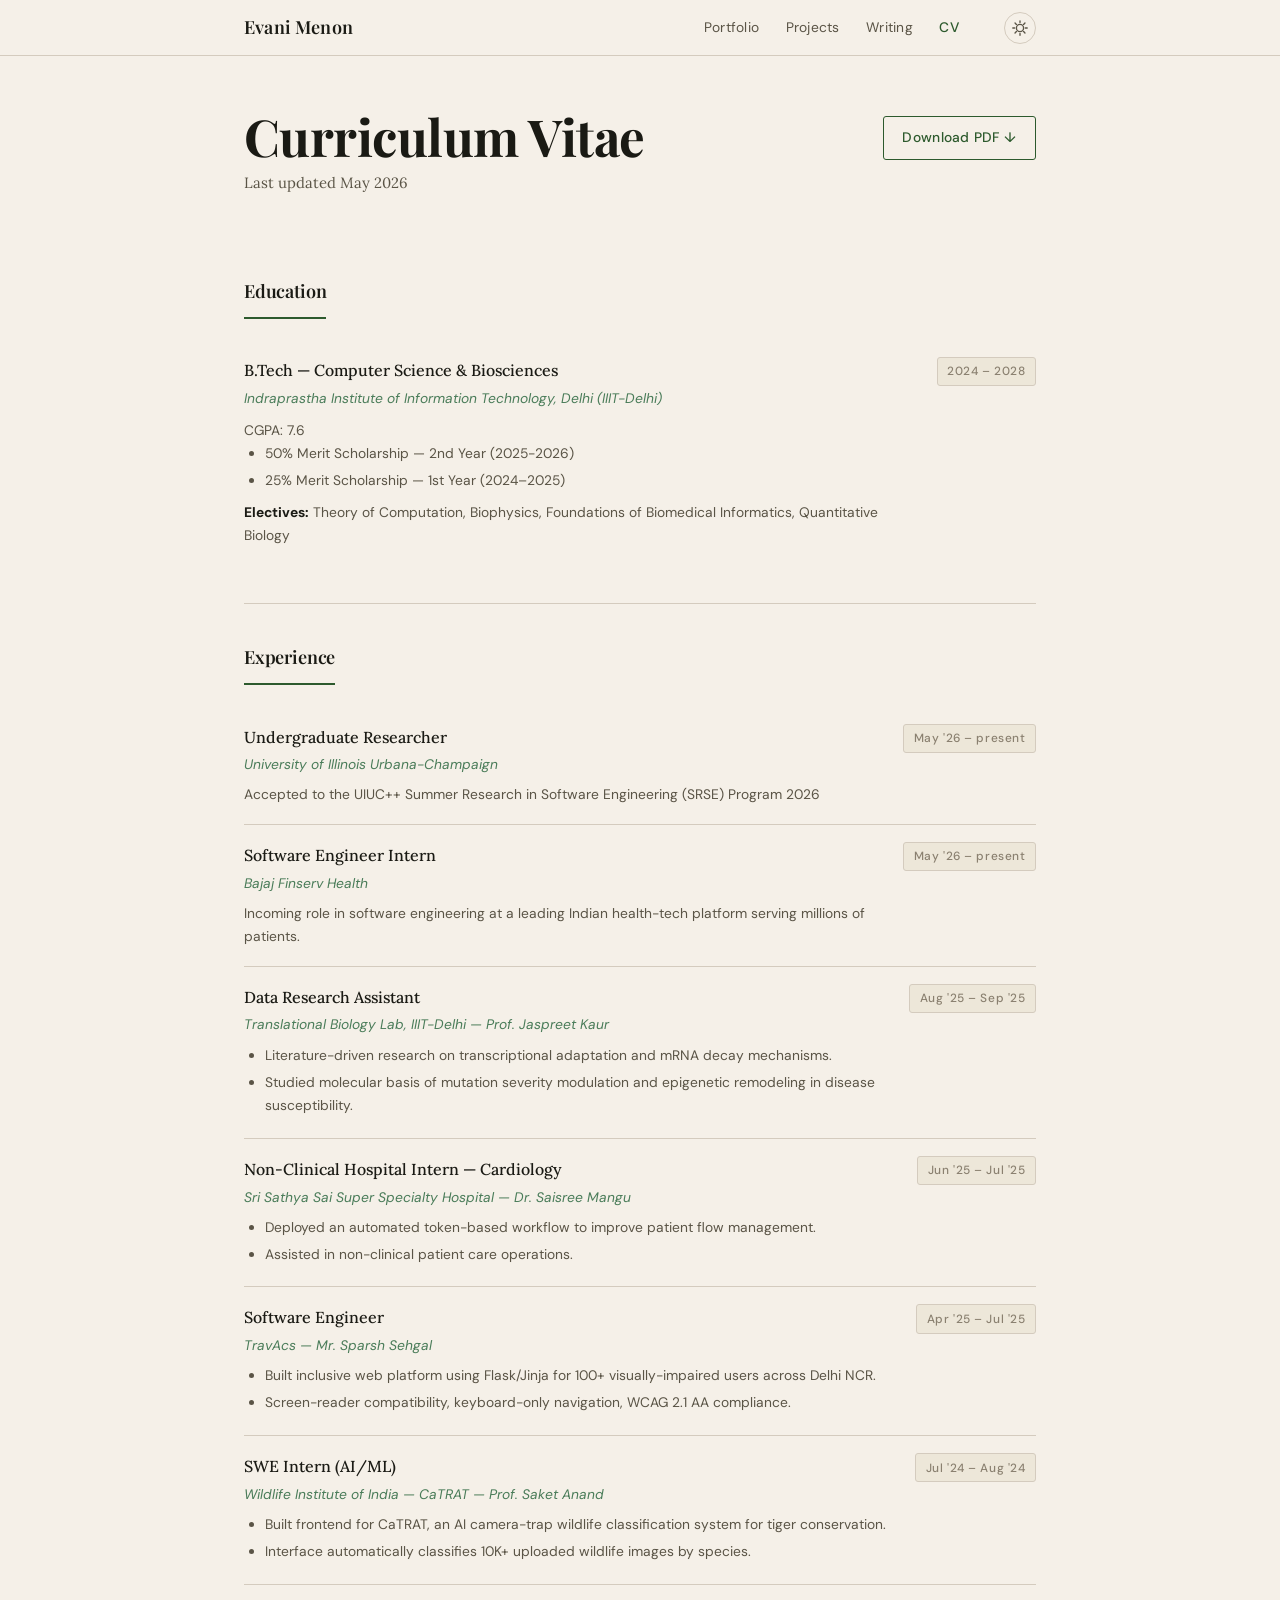
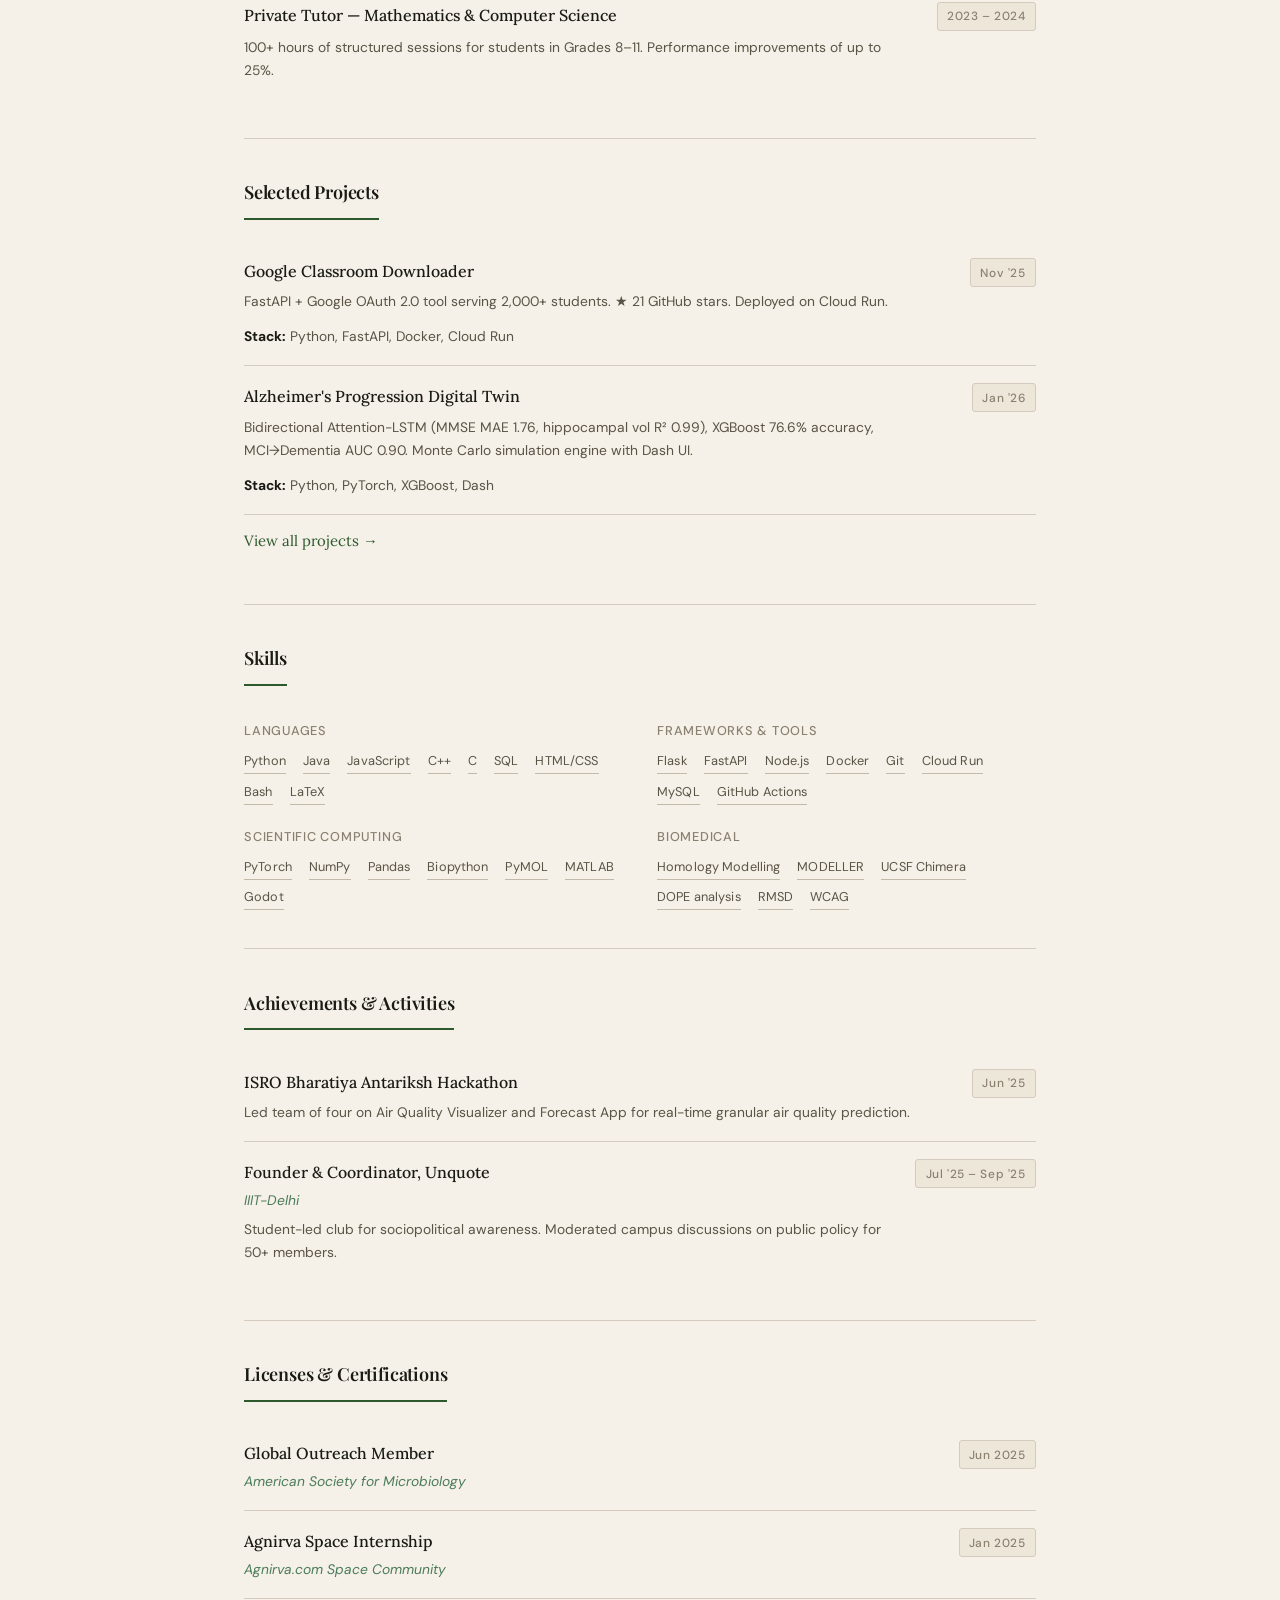
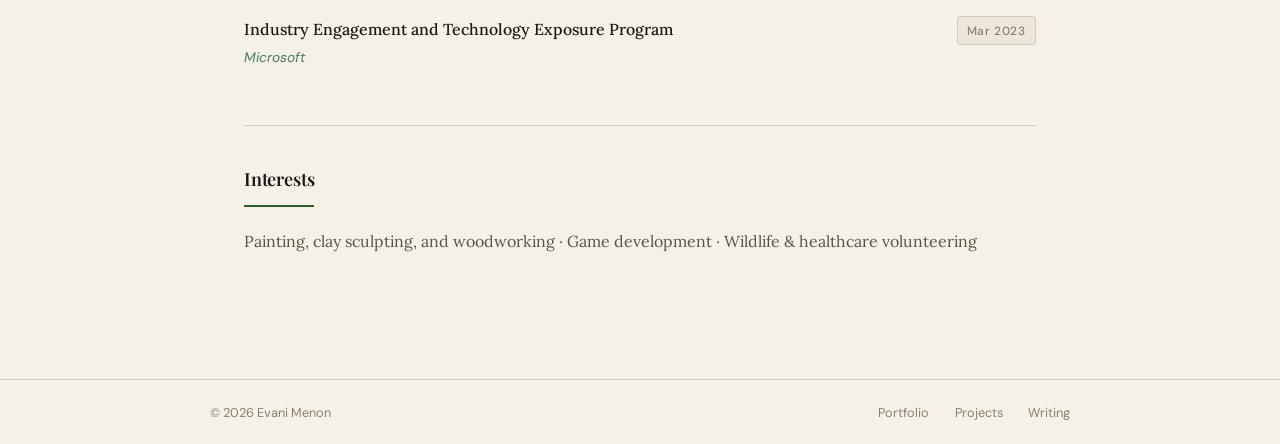
<file: cv.html>
<!DOCTYPE html>
<html lang="en">
<head>
  <meta charset="UTF-8">
  <meta name="viewport" content="width=device-width, initial-scale=1.0">
  <title>CV — Evani Menon</title>
  <meta name="description" content="CV of Evani Menon — CS & Biosciences student at IIIT-Delhi.">
  <link rel="icon" type="image/png" href="Images/favicon.png">
  <link rel="stylesheet" href="styles.css">
  <link rel="preconnect" href="https://fonts.googleapis.com">
  <link rel="preconnect" href="https://fonts.gstatic.com" crossorigin>
  <link href="https://fonts.googleapis.com/css2?family=DM+Serif+Display:ital@0;1&family=DM+Sans:wght@300;400;500;600&display=swap" rel="stylesheet">
</head>
<body>

  <nav class="nav" id="nav">
    <div class="nav-container">
      <a href="index.html" class="nav-logo">Evani Menon</a>
      <div class="nav-links">
        <a href="index.html"    class="nav-link">Portfolio</a>
        <a href="projects.html" class="nav-link">Projects</a>
        <a href="writing.html"  class="nav-link">Writing</a>
        <a href="cv.html"       class="nav-link active">CV</a>
      </div>
      <button class="theme-toggle" id="theme-toggle" aria-label="Toggle theme">
        <svg class="sun-icon" width="18" height="18" viewBox="0 0 20 20" fill="none"><circle cx="10" cy="10" r="4" stroke="currentColor" stroke-width="1.5"/><path d="M10 2V4M10 16V18M18 10H16M4 10H2M15.5 4.5L14 6M6 14L4.5 15.5M15.5 15.5L14 14M6 6L4.5 4.5" stroke="currentColor" stroke-width="1.5" stroke-linecap="round"/></svg>
        <svg class="moon-icon" width="18" height="18" viewBox="0 0 20 20" fill="none"><path d="M17 10.5C16 14.5 12.5 17 8.5 17C4.5 17 1 13.5 1 9.5C1 5.5 3.5 2 7.5 1C6 3 6 6.5 8 8.5C10 10.5 13.5 10.5 15.5 9C16.5 9.5 17 10 17 10.5Z" stroke="currentColor" stroke-width="1.5" stroke-linecap="round" stroke-linejoin="round"/></svg>
      </button>
    </div>
  </nav>

  <main>
    <div class="page-wrap">

      <div style="display:flex; justify-content:space-between; align-items:flex-start; gap:1rem; flex-wrap:wrap; margin-bottom:2.5rem;">
        <div>
          <h1 class="page-title" style="margin-bottom:0.25rem;">Curriculum Vitae</h1>
          <p style="font-size:0.875rem; color:var(--muted);">Last updated May 2026</p>
        </div>
        <a href="https://drive.google.com/file/d/19ihSPDPM7gR2fN4Z0Z1vD0LCmYJJIPKB/view?usp=sharing"
           class="btn btn-outline" target="_blank" rel="noopener noreferrer"
           style="margin-top:0.5rem;">
          Download PDF ↓
        </a>
      </div>

      <!-- Education -->
      <div class="cv-block">
        <div class="cv-section-title">Education</div>
        <div class="cv-row">
          <div>
            <div class="cv-row-title">B.Tech — Computer Science &amp; Biosciences</div>
            <div class="cv-row-org">Indraprastha Institute of Information Technology, Delhi (IIIT-Delhi)</div>
            <div class="cv-row-body" style="margin-top:0.5rem;">
              <p>CGPA: 7.6</p>
              <ul>
                <li>50% Merit Scholarship — 2nd Year (2025-2026)</li>
                <li>25% Merit Scholarship — 1st Year (2024–2025)</li>
              </ul>
              <p style="margin-top:0.5rem;"><strong style="color:var(--text);">Electives:</strong> Theory of Computation, Biophysics, Foundations of Biomedical Informatics, Quantitative Biology</p>
            </div>
          </div>
          <div class="cv-row-date">2024 – 2028</div>
        </div>
      </div>

      <!-- Experience -->
      <div class="cv-block">
        <div class="cv-section-title">Experience</div>

        <div class="cv-row">
          <div>
            <div class="cv-row-title">Undergraduate Researcher</div>
            <div class="cv-row-org">University of Illinois Urbana-Champaign</div>
            <div class="cv-row-body" style="margin-top:0.4rem;">
              <p>Accepted to the UIUC++ Summer Research in Software Engineering (SRSE) Program 2026</p>
            </div>
          </div>
          <div class="cv-row-date">May '26 – present</div>
        </div>

        <div class="cv-row">
          <div>
            <div class="cv-row-title">Software Engineer Intern</div>
            <div class="cv-row-org">Bajaj Finserv Health</div>
            <div class="cv-row-body" style="margin-top:0.4rem;">
              <p>Incoming role in software engineering at a leading Indian health-tech platform serving millions of patients.</p>
            </div>
          </div>
          <div class="cv-row-date">May '26 – present</div>
        </div>

        <div class="cv-row">
          <div>
            <div class="cv-row-title">Data Research Assistant</div>
            <div class="cv-row-org">Translational Biology Lab, IIIT-Delhi — Prof. Jaspreet Kaur</div>
            <div class="cv-row-body" style="margin-top:0.4rem;">
              <ul>
                <li>Literature-driven research on transcriptional adaptation and mRNA decay mechanisms.</li>
                <li>Studied molecular basis of mutation severity modulation and epigenetic remodeling in disease susceptibility.</li>
              </ul>
            </div>
          </div>
          <div class="cv-row-date">Aug '25 – Sep '25</div>
        </div>

        <div class="cv-row">
          <div>
            <div class="cv-row-title">Non-Clinical Hospital Intern — Cardiology</div>
            <div class="cv-row-org">Sri Sathya Sai Super Specialty Hospital — Dr. Saisree Mangu</div>
            <div class="cv-row-body" style="margin-top:0.4rem;">
              <ul>
                <li>Deployed an automated token-based workflow to improve patient flow management.</li>
                <li>Assisted in non-clinical patient care operations.</li>
              </ul>
            </div>
          </div>
          <div class="cv-row-date">Jun '25 – Jul '25</div>
        </div>

        <div class="cv-row">
          <div>
            <div class="cv-row-title">Software Engineer</div>
            <div class="cv-row-org">TravAcs — Mr. Sparsh Sehgal</div>
            <div class="cv-row-body" style="margin-top:0.4rem;">
              <ul>
                <li>Built inclusive web platform using Flask/Jinja for 100+ visually-impaired users across Delhi NCR.</li>
                <li>Screen-reader compatibility, keyboard-only navigation, WCAG 2.1 AA compliance.</li>
              </ul>
            </div>
          </div>
          <div class="cv-row-date">Apr '25 – Jul '25</div>
        </div>

        <div class="cv-row">
          <div>
            <div class="cv-row-title">SWE Intern (AI/ML)</div>
            <div class="cv-row-org">Wildlife Institute of India — CaTRAT — Prof. Saket Anand</div>
            <div class="cv-row-body" style="margin-top:0.4rem;">
              <ul>
                <li>Built frontend for CaTRAT, an AI camera-trap wildlife classification system for tiger conservation.</li>
                <li>Interface automatically classifies 10K+ uploaded wildlife images by species.</li>
              </ul>
            </div>
          </div>
          <div class="cv-row-date">Jul '24 – Aug '24</div>
        </div>

        <div class="cv-row">
          <div>
            <div class="cv-row-title">Private Tutor — Mathematics &amp; Computer Science</div>
            <div class="cv-row-body" style="margin-top:0.4rem;">
              <p>100+ hours of structured sessions for students in Grades 8–11. Performance improvements of up to 25%.</p>
            </div>
          </div>
          <div class="cv-row-date">2023 – 2024</div>
        </div>
      </div>

      <!-- Projects -->
      <div class="cv-block">
        <div class="cv-section-title">Selected Projects</div>

        <div class="cv-row">
          <div>
            <div class="cv-row-title">Google Classroom Downloader</div>
            <div class="cv-row-body" style="margin-top:0.3rem;">
              <p>FastAPI + Google OAuth 2.0 tool serving 2,000+ students. ★ 21 GitHub stars. Deployed on Cloud Run.</p>
              <p><strong style="color:var(--text);">Stack:</strong> Python, FastAPI, Docker, Cloud Run</p>
            </div>
          </div>
          <div class="cv-row-date">Nov '25</div>
        </div>

        <div class="cv-row">
          <div>
            <div class="cv-row-title">Alzheimer's Progression Digital Twin</div>
            <div class="cv-row-body" style="margin-top:0.3rem;">
              <p>Bidirectional Attention-LSTM (MMSE MAE 1.76, hippocampal vol R² 0.99), XGBoost 76.6% accuracy, MCI→Dementia AUC 0.90. Monte Carlo simulation engine with Dash UI.</p>
              <p><strong style="color:var(--text);">Stack:</strong> Python, PyTorch, XGBoost, Dash</p>
            </div>
          </div>
          <div class="cv-row-date">Jan '26</div>
        </div>

        <div style="padding: 0.75rem 0; font-size:0.875rem;">
          <a href="projects.html" style="color:var(--accent);">View all projects →</a>
        </div>
      </div>

      <!-- Skills -->
      <div class="cv-block">
        <div class="cv-section-title">Skills</div>
        <div class="cv-skills-grid" style="margin-top:0.75rem;">
          <div class="cv-skill-group">
            <h4>Languages</h4>
            <div class="cv-skill-tags">
              <span class="tag">Python</span><span class="tag">Java</span><span class="tag">JavaScript</span>
              <span class="tag">C++</span><span class="tag">C</span><span class="tag">SQL</span>
              <span class="tag">HTML/CSS</span><span class="tag">Bash</span><span class="tag">LaTeX</span>
            </div>
          </div>
          <div class="cv-skill-group">
            <h4>Frameworks &amp; Tools</h4>
            <div class="cv-skill-tags">
              <span class="tag">Flask</span><span class="tag">FastAPI</span><span class="tag">Node.js</span>
              <span class="tag">Docker</span><span class="tag">Git</span><span class="tag">Cloud Run</span>
              <span class="tag">MySQL</span><span class="tag">GitHub Actions</span>
            </div>
          </div>
          <div class="cv-skill-group">
            <h4>Scientific Computing</h4>
            <div class="cv-skill-tags">
              <span class="tag">PyTorch</span><span class="tag">NumPy</span><span class="tag">Pandas</span>
              <span class="tag">Biopython</span><span class="tag">PyMOL</span><span class="tag">MATLAB</span>
              <span class="tag">Godot</span>
            </div>
          </div>
          <div class="cv-skill-group">
            <h4>Biomedical</h4>
            <div class="cv-skill-tags">
              <span class="tag">Homology Modelling</span><span class="tag">MODELLER</span>
              <span class="tag">UCSF Chimera</span><span class="tag">DOPE analysis</span>
              <span class="tag">RMSD</span><span class="tag">WCAG</span>
            </div>
          </div>
        </div>
      </div>

      <!-- Achievements -->
      <div class="cv-block">
        <div class="cv-section-title">Achievements &amp; Activities</div>

        <div class="cv-row">
          <div>
            <div class="cv-row-title">ISRO Bharatiya Antariksh Hackathon</div>
            <div class="cv-row-body" style="margin-top:0.3rem;">
              <p>Led team of four on Air Quality Visualizer and Forecast App for real-time granular air quality prediction.</p>
            </div>
          </div>
          <div class="cv-row-date">Jun '25</div>
        </div>

        <div class="cv-row">
          <div>
            <div class="cv-row-title">Founder &amp; Coordinator, Unquote</div>
            <div class="cv-row-org">IIIT-Delhi</div>
            <div class="cv-row-body" style="margin-top:0.3rem;">
              <p>Student-led club for sociopolitical awareness. Moderated campus discussions on public policy for 50+ members.</p>
            </div>
          </div>
          <div class="cv-row-date">Jul '25 – Sep '25</div>
        </div>
      </div>

      <!-- Certifications -->
      <div class="cv-block">
        <div class="cv-section-title">Licenses &amp; Certifications</div>

        <div class="cv-row">
          <div>
            <div class="cv-row-title">Global Outreach Member</div>
            <div class="cv-row-org">American Society for Microbiology</div>
          </div>
          <div class="cv-row-date">Jun 2025</div>
        </div>

        <div class="cv-row">
          <div>
            <div class="cv-row-title">Agnirva Space Internship</div>
            <div class="cv-row-org">Agnirva.com Space Community</div>
          </div>
          <div class="cv-row-date">Jan 2025</div>
        </div>

        <div class="cv-row">
          <div>
            <div class="cv-row-title">Industry Engagement and Technology Exposure Program</div>
            <div class="cv-row-org">Microsoft</div>
          </div>
          <div class="cv-row-date">Mar 2023</div>
        </div>
      </div>

      <!-- Interests -->
      <div class="cv-block">
        <div class="cv-section-title">Interests</div>
        <p style="font-size:0.9375rem; color:var(--muted); line-height:1.75;">
          Painting, clay sculpting, and woodworking &middot; Game development &middot; Wildlife &amp; healthcare volunteering
        </p>
      </div>

    </div>
  </main>

  <footer class="footer">
    <div class="footer-inner">
      <span>© 2026 Evani Menon</span>
      <div style="display:flex; gap:1.5rem;">
        <a href="index.html">Portfolio</a>
        <a href="projects.html">Projects</a>
        <a href="writing.html">Writing</a>
      </div>
    </div>
  </footer>

  <script src="script.js"></script>
</body>
</html>
</file>
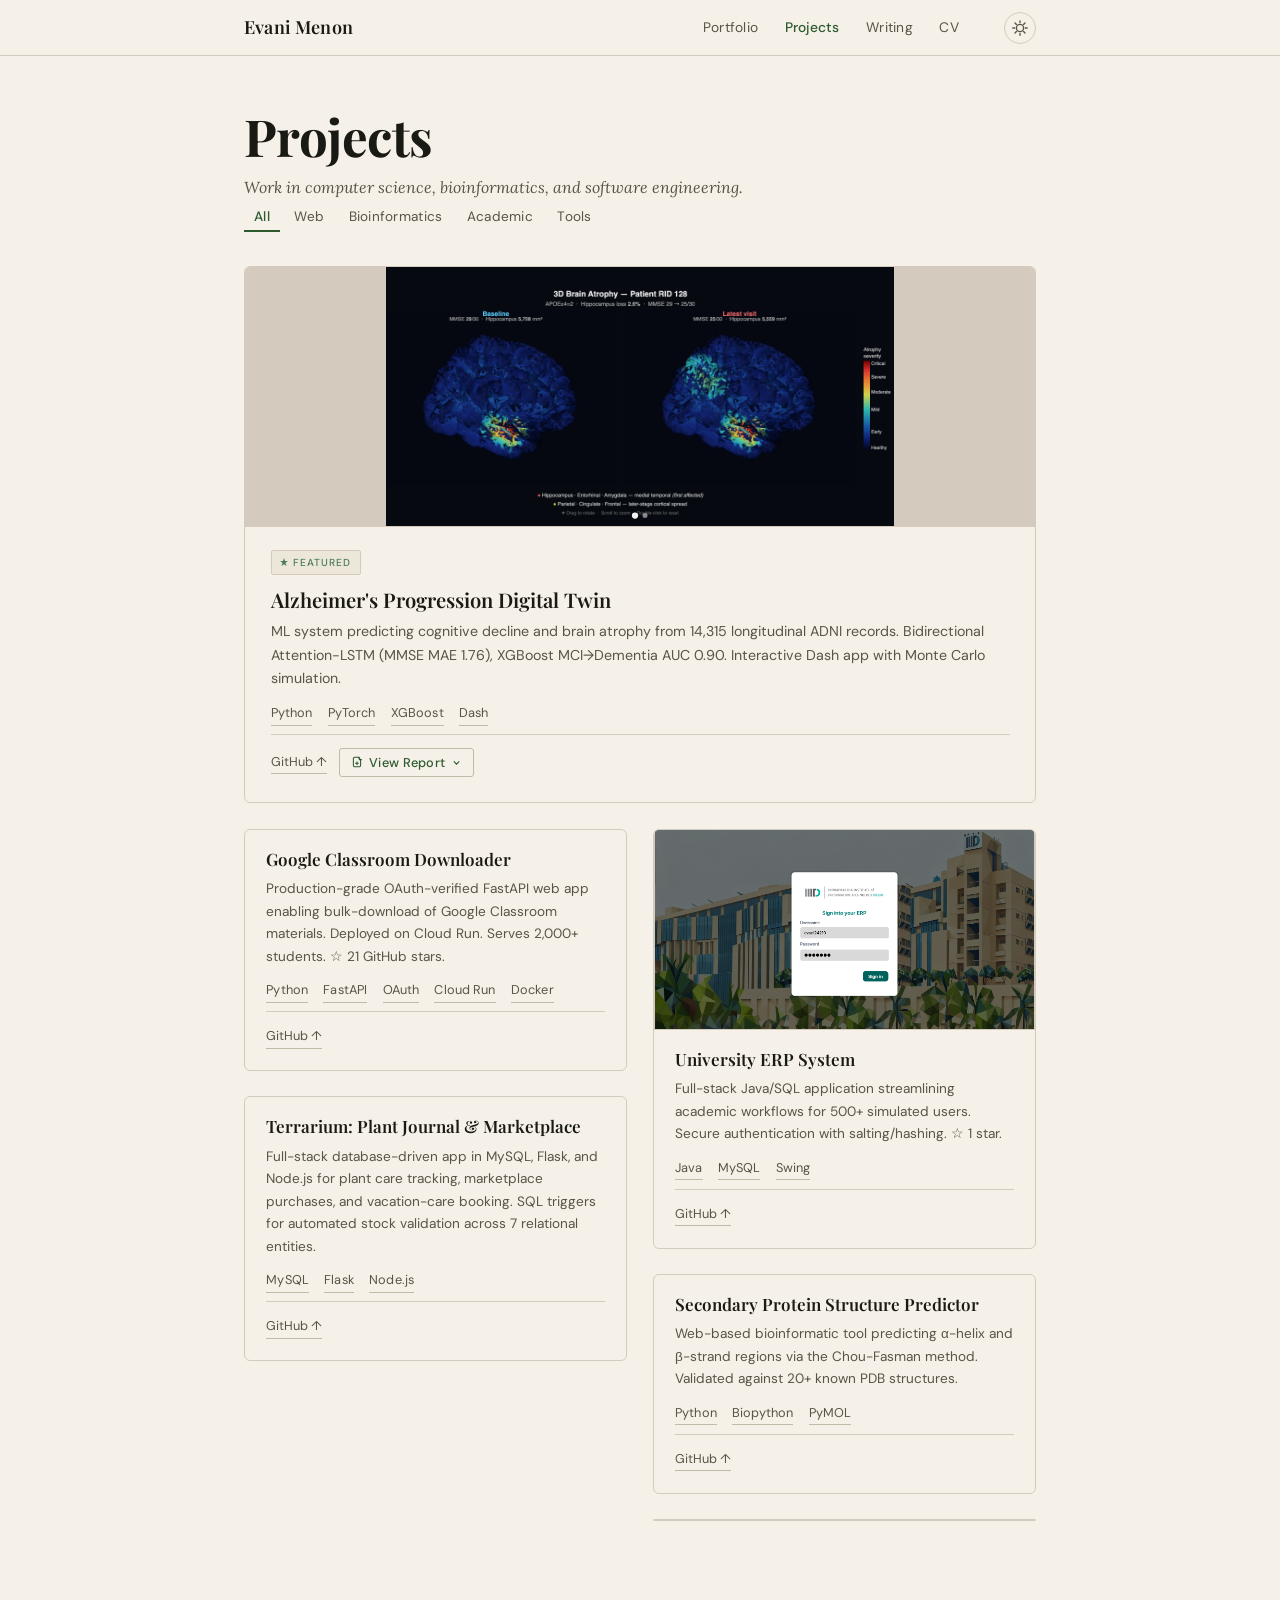
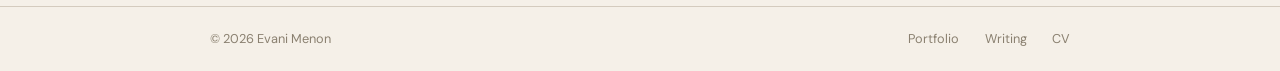
<file: projects.html>
<!DOCTYPE html>
<html lang="en">
<head>
  <meta charset="UTF-8">
  <meta name="viewport" content="width=device-width, initial-scale=1.0">
  <title>Projects — Evani Menon</title>
  <meta name="description" content="Projects by Evani Menon in CS, bioinformatics, and software engineering.">
  <link rel="icon" type="image/png" href="Images/favicon.png">
  <link rel="stylesheet" href="styles.css">
  <link rel="preconnect" href="https://fonts.googleapis.com">
  <link rel="preconnect" href="https://fonts.gstatic.com" crossorigin>
  <link href="https://fonts.googleapis.com/css2?family=Playfair+Display:ital,wght@0,400;0,600;0,700;1,400;1,600&family=Lora:ital,wght@0,400;0,500;1,400&family=DM+Sans:wght@300;400;500&display=swap" rel="stylesheet">
</head>
<body>

  <nav class="nav" id="nav">
    <div class="nav-container">
      <a href="index.html" class="nav-logo">Evani Menon</a>
      <div class="nav-links">
        <a href="index.html"    class="nav-link">Portfolio</a>
        <a href="projects.html" class="nav-link active">Projects</a>
        <a href="writing.html"  class="nav-link">Writing</a>
        <a href="cv.html"       class="nav-link">CV</a>
      </div>
      <button class="theme-toggle" id="theme-toggle" aria-label="Toggle theme">
        <svg class="sun-icon" width="18" height="18" viewBox="0 0 20 20" fill="none"><circle cx="10" cy="10" r="4" stroke="currentColor" stroke-width="1.5"/><path d="M10 2V4M10 16V18M18 10H16M4 10H2M15.5 4.5L14 6M6 14L4.5 15.5M15.5 15.5L14 14M6 6L4.5 4.5" stroke="currentColor" stroke-width="1.5" stroke-linecap="round"/></svg>
        <svg class="moon-icon" width="18" height="18" viewBox="0 0 20 20" fill="none"><path d="M17 10.5C16 14.5 12.5 17 8.5 17C4.5 17 1 13.5 1 9.5C1 5.5 3.5 2 7.5 1C6 3 6 6.5 8 8.5C10 10.5 13.5 10.5 15.5 9C16.5 9.5 17 10 17 10.5Z" stroke="currentColor" stroke-width="1.5" stroke-linecap="round" stroke-linejoin="round"/></svg>
      </button>
    </div>
  </nav>

  <main>
    <div class="page-wrap">

      <h1 class="page-title">Projects</h1>
      <p class="page-sub">Work in computer science, bioinformatics, and software engineering.</p>

      <div class="filter-row" id="filter-row">
        <button class="filter-btn active" data-filter="all">All</button>
        <button class="filter-btn" data-filter="web">Web</button>
        <button class="filter-btn" data-filter="bio">Bioinformatics</button>
        <button class="filter-btn" data-filter="academic">Academic</button>
        <button class="filter-btn" data-filter="tools">Tools</button>
      </div>

      <div class="proj-grid" id="proj-list">

        <!-- FEATURED: Alzheimer's Digital Twin (spans both columns) -->
        <div class="proj-card featured" data-cat="bio">
          <div class="proj-media" id="slides-alzheimer">             
            <img src="Images/digital-twin/brain_atrophy_3d.png" alt="3D Brain Visualisation Demo" class="active">
            <img src="Images/digital-twin/results_dashboard.png" alt="Results Dashboard">
           
            <!-- <div class="proj-media-placeholder">
              <svg width="28" height="28" viewBox="0 0 24 24" fill="none" stroke="currentColor" stroke-width="1.25"><rect x="3" y="3" width="18" height="18" rx="2"/><circle cx="8.5" cy="8.5" r="1.5"/><path d="M21 15l-5-5L5 21"/></svg>
              <span>Images coming soon</span>
            </div> -->
          </div>
          <div class="proj-body">
            <span class="featured-badge">
              <svg width="8" height="8" viewBox="0 0 12 12" fill="currentColor"><path d="M6 0l1.5 4.5H12L8.25 7.25 9.75 12 6 9.25 2.25 12l1.5-4.75L0 4.5h4.5z"/></svg>
              Featured
            </span>
            <div class="proj-card-name">Alzheimer's Progression Digital Twin</div>
            <div class="proj-card-desc">ML system predicting cognitive decline and brain atrophy from 14,315 longitudinal ADNI records. Bidirectional Attention-LSTM (MMSE MAE 1.76), XGBoost MCI&rarr;Dementia AUC 0.90. Interactive Dash app with Monte Carlo simulation.</div>
            <div class="proj-card-tags">
              <span class="tag">Python</span>
              <span class="tag">PyTorch</span>
              <span class="tag">XGBoost</span>
              <span class="tag">Dash</span>
            </div>
            <div class="proj-card-footer">
              <div style="display:flex;gap:0.75rem;align-items:center;flex-wrap:wrap;">
                <a href="https://github.com/evanimenon/alzheimers-digital-twin" target="_blank" class="proj-card-link">GitHub &uarr;</a>
                <button class="pdf-toggle-btn" onclick="togglePdf(this,'pdf-alzheimer')" aria-expanded="false">
                  <svg width="12" height="12" viewBox="0 0 20 20" fill="none" stroke="currentColor" stroke-width="1.75"><path d="M14 2H6a2 2 0 00-2 2v12a2 2 0 002 2h8a2 2 0 002-2V6l-4-4z"/><path d="M14 2v4h4M10 9v6M7 12h6"/></svg>
                  <span class="pdf-btn-label">View Report</span>
                  <svg class="chevron" width="11" height="11" viewBox="0 0 20 20" fill="none" stroke="currentColor" stroke-width="2"><path d="M5 8l5 5 5-5"/></svg>
                </button>
              </div>
            </div>
          </div>
          <!-- Inline PDF panel. Update src to your actual PDF path. -->
          <div class="pdf-panel" id="pdf-alzheimer">
            <iframe src="Images/digital-twin/Alzheimer's Progression Digital Twin.pdf" title="Alzheimer's Digital Twin Report" loading="lazy"></iframe>
          </div>
        </div>

        <!-- Google Classroom Downloader -->
        <div class="proj-card" data-cat="web tools">
          <!-- <div class="proj-media" id="slides-gcd">
             ADD IMAGES:
            <img src="Images/gcd/screenshot1.png" alt="Upload interface" class="active">
            <img src="Images/gcd/screenshot2.png" alt="Download progress">
            
            <div class="proj-media-placeholder">
              <svg width="28" height="28" viewBox="0 0 24 24" fill="none" stroke="currentColor" stroke-width="1.25"><rect x="3" y="3" width="18" height="18" rx="2"/><circle cx="8.5" cy="8.5" r="1.5"/><path d="M21 15l-5-5L5 21"/></svg>
              <span>Images coming soon</span>
            </div>
          </div> -->
          <div class="proj-body">
            <div class="proj-card-name">Google Classroom Downloader</div>
            <div class="proj-card-desc">Production-grade OAuth-verified FastAPI web app enabling bulk-download of Google Classroom materials. Deployed on Cloud Run. Serves 2,000+ students. &star; 21 GitHub stars.</div>
            <div class="proj-card-tags">
              <span class="tag">Python</span>
              <span class="tag">FastAPI</span>
              <span class="tag">OAuth</span>
              <span class="tag">Cloud Run</span>
              <span class="tag">Docker</span>
            </div>
            <div class="proj-card-footer">
              <a href="https://github.com/evanimenon/google-classroom-downloader" target="_blank" class="proj-card-link">GitHub &uarr;</a>
            </div>
          </div>
        </div>

        <!-- Terrarium -->
        <div class="proj-card" data-cat="web academic">
          <!-- <div class="proj-media" id="slides-terrarium">
             ADD IMAGES:
            <img src="Images/terrarium/screenshot1.png" alt="Plant journal" class="active">
            <img src="Images/terrarium/screenshot2.png" alt="Marketplace view">
            
            <div class="proj-media-placeholder">
              <svg width="28" height="28" viewBox="0 0 24 24" fill="none" stroke="currentColor" stroke-width="1.25"><rect x="3" y="3" width="18" height="18" rx="2"/><circle cx="8.5" cy="8.5" r="1.5"/><path d="M21 15l-5-5L5 21"/></svg>
              <span>Images coming soon</span>
            </div>
          </div> -->
          <div class="proj-body">
            <div class="proj-card-name">Terrarium: Plant Journal &amp; Marketplace</div>
            <div class="proj-card-desc">Full-stack database-driven app in MySQL, Flask, and Node.js for plant care tracking, marketplace purchases, and vacation-care booking. SQL triggers for automated stock validation across 7 relational entities.</div>
            <div class="proj-card-tags">
              <span class="tag">MySQL</span>
              <span class="tag">Flask</span>
              <span class="tag">Node.js</span>
            </div>
            <div class="proj-card-footer">
              <a href="https://github.com/evanimenon/Terrarium" target="_blank" class="proj-card-link">GitHub &uarr;</a>
            </div>
          </div>
        </div>

        <!-- University ERP -->
        <div class="proj-card" data-cat="web academic">
          <div class="proj-media" id="slides-erp">

            <img src="Images/uni-erp/signin.png" alt="Login screen" class="active">
            <!-- <img src="Images/uni-erp/registration.png" alt="Registration">
            <img src="Images/uni-erp/grades.png" alt="Grades">
            <img src="Images/uni-erp/sections.png" alt="Sections">
            <img src="Images/uni-erp/admin.png" alt="Admin Portal">
            <img src="Images/uni-erp/courses.png" alt="Courses">
            <img src="Images/uni-erp/maintain.png" alt="Maintenance"> -->
           
            <!-- <div class="proj-media-placeholder">
              <svg width="28" height="28" viewBox="0 0 24 24" fill="none" stroke="currentColor" stroke-width="1.25"><rect x="3" y="3" width="18" height="18" rx="2"/><circle cx="8.5" cy="8.5" r="1.5"/><path d="M21 15l-5-5L5 21"/></svg>
              <span>Images coming soon</span>
            </div> -->
          </div>
          <div class="proj-body">
            <div class="proj-card-name">University ERP System</div>
            <div class="proj-card-desc">Full-stack Java/SQL application streamlining academic workflows for 500+ simulated users. Secure authentication with salting/hashing. &star; 1 star.</div>
            <div class="proj-card-tags">
              <span class="tag">Java</span>
              <span class="tag">MySQL</span>
              <span class="tag">Swing</span>
            </div>
            <div class="proj-card-footer">
              <a href="https://github.com/evanimenon/IIITD-Academic-ERP" target="_blank" class="proj-card-link">GitHub &uarr;</a>
            </div>
          </div>
        </div>

        <!-- Secondary Protein Structure Predictor -->
        <div class="proj-card" data-cat="bio">
          <!-- <div class="proj-media" id="slides-protein">
            ADD IMAGES:
            <img src="Images/prot-structure/dashboard.png" alt="Dashboard" class="active">
            <img src="Images/prot-structure/results.png" alt="Results">
            <img src="Images/prot-structure/alphabeta.png" alt="Results">
           

          </div> -->
          <div class="proj-body">
            <div class="proj-card-name">Secondary Protein Structure Predictor</div>
            <div class="proj-card-desc">Web-based bioinformatic tool predicting &alpha;-helix and &beta;-strand regions via the Chou-Fasman method. Validated against 20+ known PDB structures.</div>
            <div class="proj-card-tags">
              <span class="tag">Python</span>
              <span class="tag">Biopython</span>
              <span class="tag">PyMOL</span>
            </div>
            <div class="proj-card-footer">
              <a href="https://github.com/evanimenon/secondary-structure-predictor" target="_blank" class="proj-card-link">GitHub &uarr;</a>
            </div>
          </div>
        </div>

        <!-- RISC-V Assembler & Simulator -->
        <div class="proj-card" data-cat="academic">
          <!-- <div class="proj-media" id="slides-riscv">
            ADD IMAGES:
            <img src="Images/riscv/screenshot1.png" alt="Simulator trace output" class="active">
            -->
            <!-- <div class="proj-media-placeholder">
              <svg width="28" height="28" viewBox="0 0 24 24" fill="none" stroke="currentColor" stroke-width="1.25"><rect x="3" y="3" width="18" height="18" rx="2"/><circle cx="8.5" cy="8.5" r="1.5"/><path d="M21 15l-5-5L5 21"/></svg>
              <span>Images coming soon</span>
            </div>
          </div> -->
          <!-- <div class="proj-body">
            <div class="proj-card-name">RISC-V Assembler &amp; Simulator</div>
            <div class="proj-card-desc">Cycle-accurate simulator for RV32I instruction set with label resolution, branching logic, stack memory, and trace logging. CSE112 Final Project.</div>
            <div class="proj-card-tags">
              <span class="tag">Python</span>
              <span class="tag">Computer Architecture</span>
            </div>
            <div class="proj-card-footer">
              <a href="https://github.com/evanimenon/riscv-assembler-simulator" target="_blank" class="proj-card-link">GitHub &uarr;</a>
            </div>
          </div> -->
        </div>

      </div>
    </div>
  </main>

  <footer class="footer">
    <div class="footer-inner">
      <span>&copy; 2026 Evani Menon</span>
      <div style="display:flex; gap:1.5rem;">
        <a href="index.html">Portfolio</a>
        <a href="writing.html">Writing</a>
        <a href="cv.html">CV</a>
      </div>
    </div>
  </footer>

  <script src="script.js"></script>
</body>
</html>
</file>
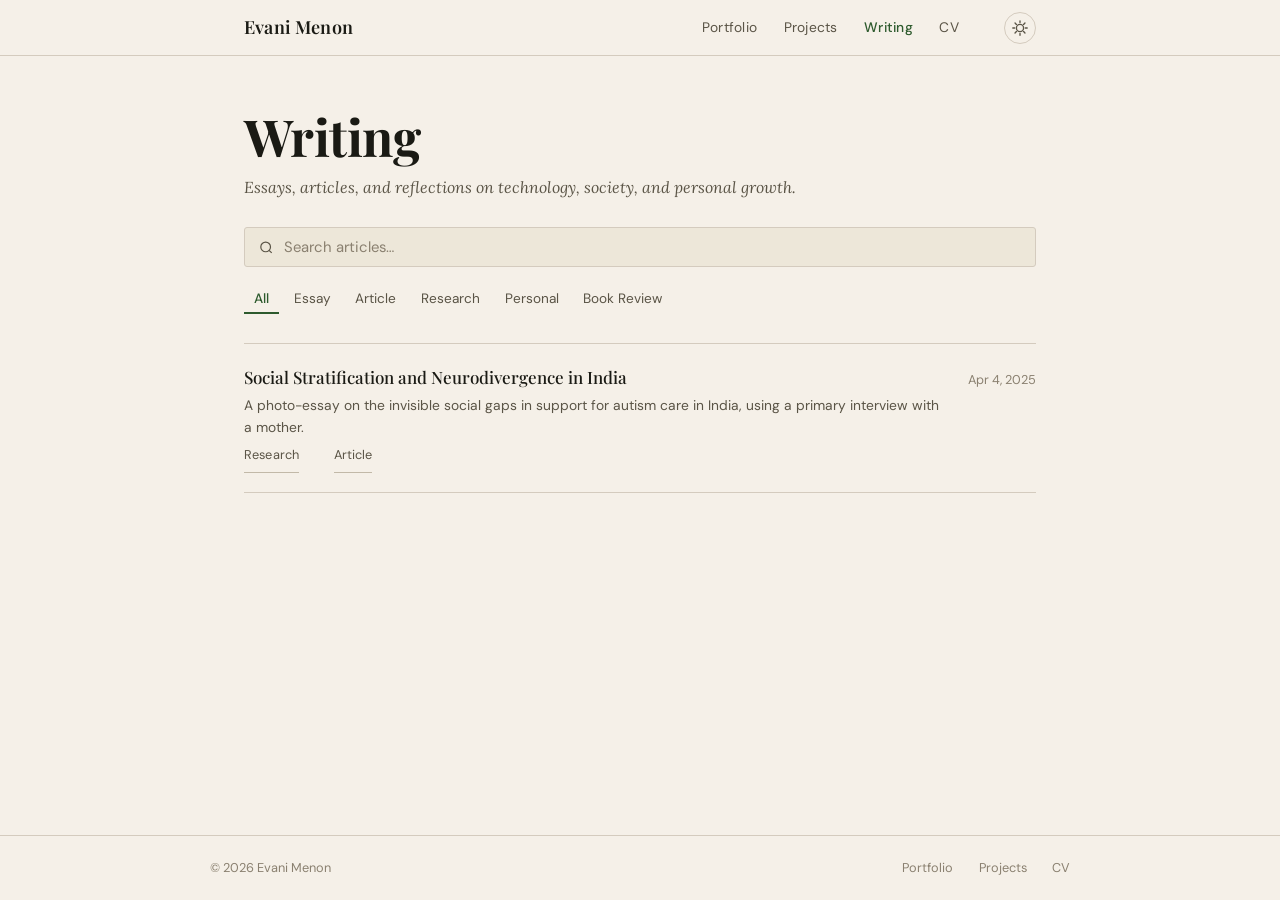
<file: writing.html>
<!DOCTYPE html>
<html lang="en">
<head>
  <meta charset="UTF-8">
  <meta name="viewport" content="width=device-width, initial-scale=1.0">
  <title>Writing — Evani Menon</title>
  <meta name="description" content="Essays, articles, and reflections by Evani Menon.">
  <link rel="icon" type="image/png" href="Images/favicon.png">
  <link rel="stylesheet" href="styles.css">
  <link rel="preconnect" href="https://fonts.googleapis.com">
  <link rel="preconnect" href="https://fonts.gstatic.com" crossorigin>
  <link href="https://fonts.googleapis.com/css2?family=DM+Serif+Display:ital@0;1&family=DM+Sans:wght@300;400;500;600&display=swap" rel="stylesheet">
</head>
<body>

  <nav class="nav" id="nav">
    <div class="nav-container">
      <a href="index.html" class="nav-logo">Evani Menon</a>
      <div class="nav-links">
        <a href="index.html"    class="nav-link">Portfolio</a>
        <a href="projects.html" class="nav-link">Projects</a>
        <a href="writing.html"  class="nav-link active">Writing</a>
        <a href="cv.html"       class="nav-link">CV</a>
      </div>
      <button class="theme-toggle" id="theme-toggle" aria-label="Toggle theme">
        <svg class="sun-icon" width="18" height="18" viewBox="0 0 20 20" fill="none"><circle cx="10" cy="10" r="4" stroke="currentColor" stroke-width="1.5"/><path d="M10 2V4M10 16V18M18 10H16M4 10H2M15.5 4.5L14 6M6 14L4.5 15.5M15.5 15.5L14 14M6 6L4.5 4.5" stroke="currentColor" stroke-width="1.5" stroke-linecap="round"/></svg>
        <svg class="moon-icon" width="18" height="18" viewBox="0 0 20 20" fill="none"><path d="M17 10.5C16 14.5 12.5 17 8.5 17C4.5 17 1 13.5 1 9.5C1 5.5 3.5 2 7.5 1C6 3 6 6.5 8 8.5C10 10.5 13.5 10.5 15.5 9C16.5 9.5 17 10 17 10.5Z" stroke="currentColor" stroke-width="1.5" stroke-linecap="round" stroke-linejoin="round"/></svg>
      </button>
    </div>
  </nav>

  <main>
    <div class="page-wrap">

      <h1 class="page-title">Writing</h1>
      <p class="page-sub">Essays, articles, and reflections on technology, society, and personal growth.</p>

      <!-- Search -->
      <div class="search-wrap">
        <svg width="15" height="15" viewBox="0 0 24 24" fill="none" stroke="currentColor" stroke-width="2"><circle cx="11" cy="11" r="8"/><path d="m21 21-4.35-4.35"/></svg>
        <input type="text" id="search-input" placeholder="Search articles…">
      </div>

      <!-- Tag filters -->
      <div class="tag-row">
        <button class="tag-btn active" data-tag="all">All</button>
        <button class="tag-btn" data-tag="essay">Essay</button>
        <button class="tag-btn" data-tag="article">Article</button>
        <button class="tag-btn" data-tag="research">Research</button>
        <button class="tag-btn" data-tag="personal">Personal</button>
        <button class="tag-btn" data-tag="bookreview">Book Review</button>
      </div>

      <!-- Writing list -->
      <div class="writing-list" id="writing-list">

        <div class="writing-item" data-tags="research article">
          <div>
            <div class="writing-title">
              <a href="Articles/social-stratification-neurodivergence-india.html">Social Stratification and Neurodivergence in India</a>
            </div>
            <div class="writing-excerpt">A photo-essay on the invisible social gaps in support for autism care in India, using a primary interview with a mother.</div>
            <div class="writing-meta">
              <span class="tag">Research</span>&ensp;
              <span class="tag">Article</span>
            </div>
          </div>
          <div class="writing-date">Apr 4, 2025</div>
        </div>

        <!-- <div class="writing-item" data-tags="essay personal">
          <div>
            <div class="writing-title">Breaking the Binary</div>
            <div class="writing-excerpt">A critical analysis of gender norms and identity constructs in modern discourse.</div>
            <div class="writing-meta">
              <span class="tag">Essay</span>&ensp;
              <span class="tag">Personal</span>
            </div>
          </div>
          <div class="writing-date">Coming soon</div>
        </div>

        <div class="writing-item" data-tags="article research">
          <div>
            <div class="writing-title">The Ethics of AI in Healthcare</div>
            <div class="writing-excerpt">Examining ethical considerations in deploying AI systems within medical contexts.</div>
            <div class="writing-meta">
              <span class="tag">Article</span>&ensp;
              <span class="tag">Research</span>
            </div>
          </div>
          <div class="writing-date">Coming soon</div>
        </div>

        <div class="writing-item" data-tags="personal">
          <div>
            <div class="writing-title">Reflections on Accessibility</div>
            <div class="writing-excerpt">Lessons learned from building TravAcs and understanding the needs of visually-impaired users.</div>
            <div class="writing-meta">
              <span class="tag">Personal</span>
            </div>
          </div>
          <div class="writing-date">Coming soon</div>
        </div>

        <div class="writing-item" data-tags="bookreview">
          <div>
            <div class="writing-title">Book Review: <em>The Gene</em> by Siddhartha Mukherjee</div>
            <div class="writing-excerpt">An intimate history of genetics that weaves science with personal narrative.</div>
            <div class="writing-meta">
              <span class="tag">Book Review</span>
            </div>
          </div>
          <div class="writing-date">Coming soon</div>
        </div>

        <div class="writing-item" data-tags="essay personal">
          <div>
            <div class="writing-title">Leadership Beyond Titles</div>
            <div class="writing-excerpt">What I learned founding Unquote and leading student initiatives at IIIT-Delhi.</div>
            <div class="writing-meta">
              <span class="tag">Essay</span>&ensp;
              <span class="tag">Personal</span>
            </div>
          </div>
          <div class="writing-date">Coming soon</div>
        </div>

        <div class="writing-item" data-tags="article">
          <div>
            <div class="writing-title">The Future of Computational Biology</div>
            <div class="writing-excerpt">How computational methods are revolutionizing biological research — from protein structure prediction to personalised medicine.</div>
            <div class="writing-meta">
              <span class="tag">Article</span>
            </div>
          </div>
          <div class="writing-date">Coming soon</div>
        </div> -->

      </div>

    </div>
  </main>

  <footer class="footer">
    <div class="footer-inner">
      <span>© 2026 Evani Menon</span>
      <div style="display:flex; gap:1.5rem;">
        <a href="index.html">Portfolio</a>
        <a href="projects.html">Projects</a>
        <a href="cv.html">CV</a>
      </div>
    </div>
  </footer>

  <script src="script.js"></script>
  <script>
    const searchInput = document.getElementById('search-input');
    const tagBtns     = document.querySelectorAll('.tag-btn');
    const items       = document.querySelectorAll('.writing-item');

    function applyFilters() {
      const term    = searchInput.value.toLowerCase();
      const active  = document.querySelector('.tag-btn.active').dataset.tag;

      items.forEach(item => {
        const title   = item.querySelector('.writing-title').textContent.toLowerCase();
        const excerpt = item.querySelector('.writing-excerpt').textContent.toLowerCase();
        const tags    = item.dataset.tags || '';

        const matchTag    = active === 'all' || tags.includes(active);
        const matchSearch = !term || title.includes(term) || excerpt.includes(term);

        item.style.display = (matchTag && matchSearch) ? '' : 'none';
      });
    }

    searchInput.addEventListener('input', applyFilters);

    tagBtns.forEach(btn => {
      btn.addEventListener('click', () => {
        tagBtns.forEach(b => b.classList.remove('active'));
        btn.classList.add('active');
        applyFilters();
      });
    });
  </script>
</body>
</html>
</file>
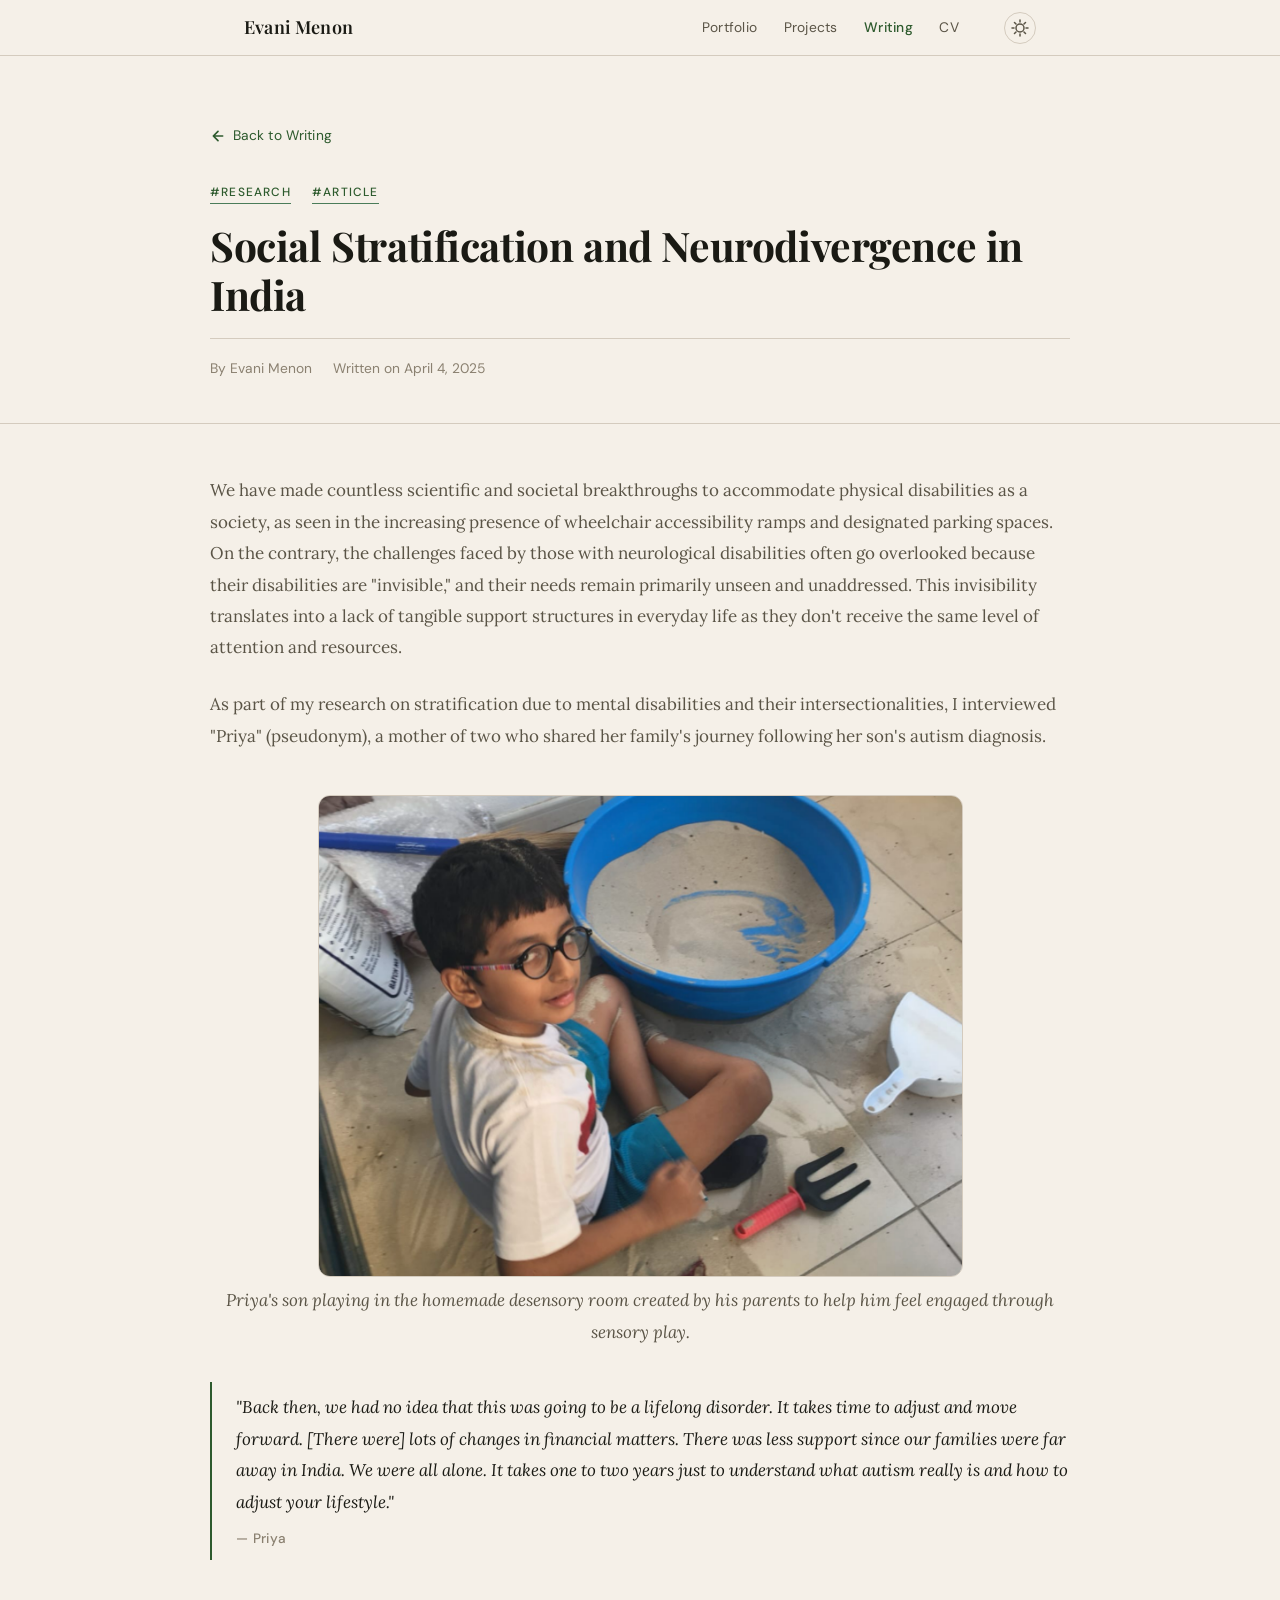
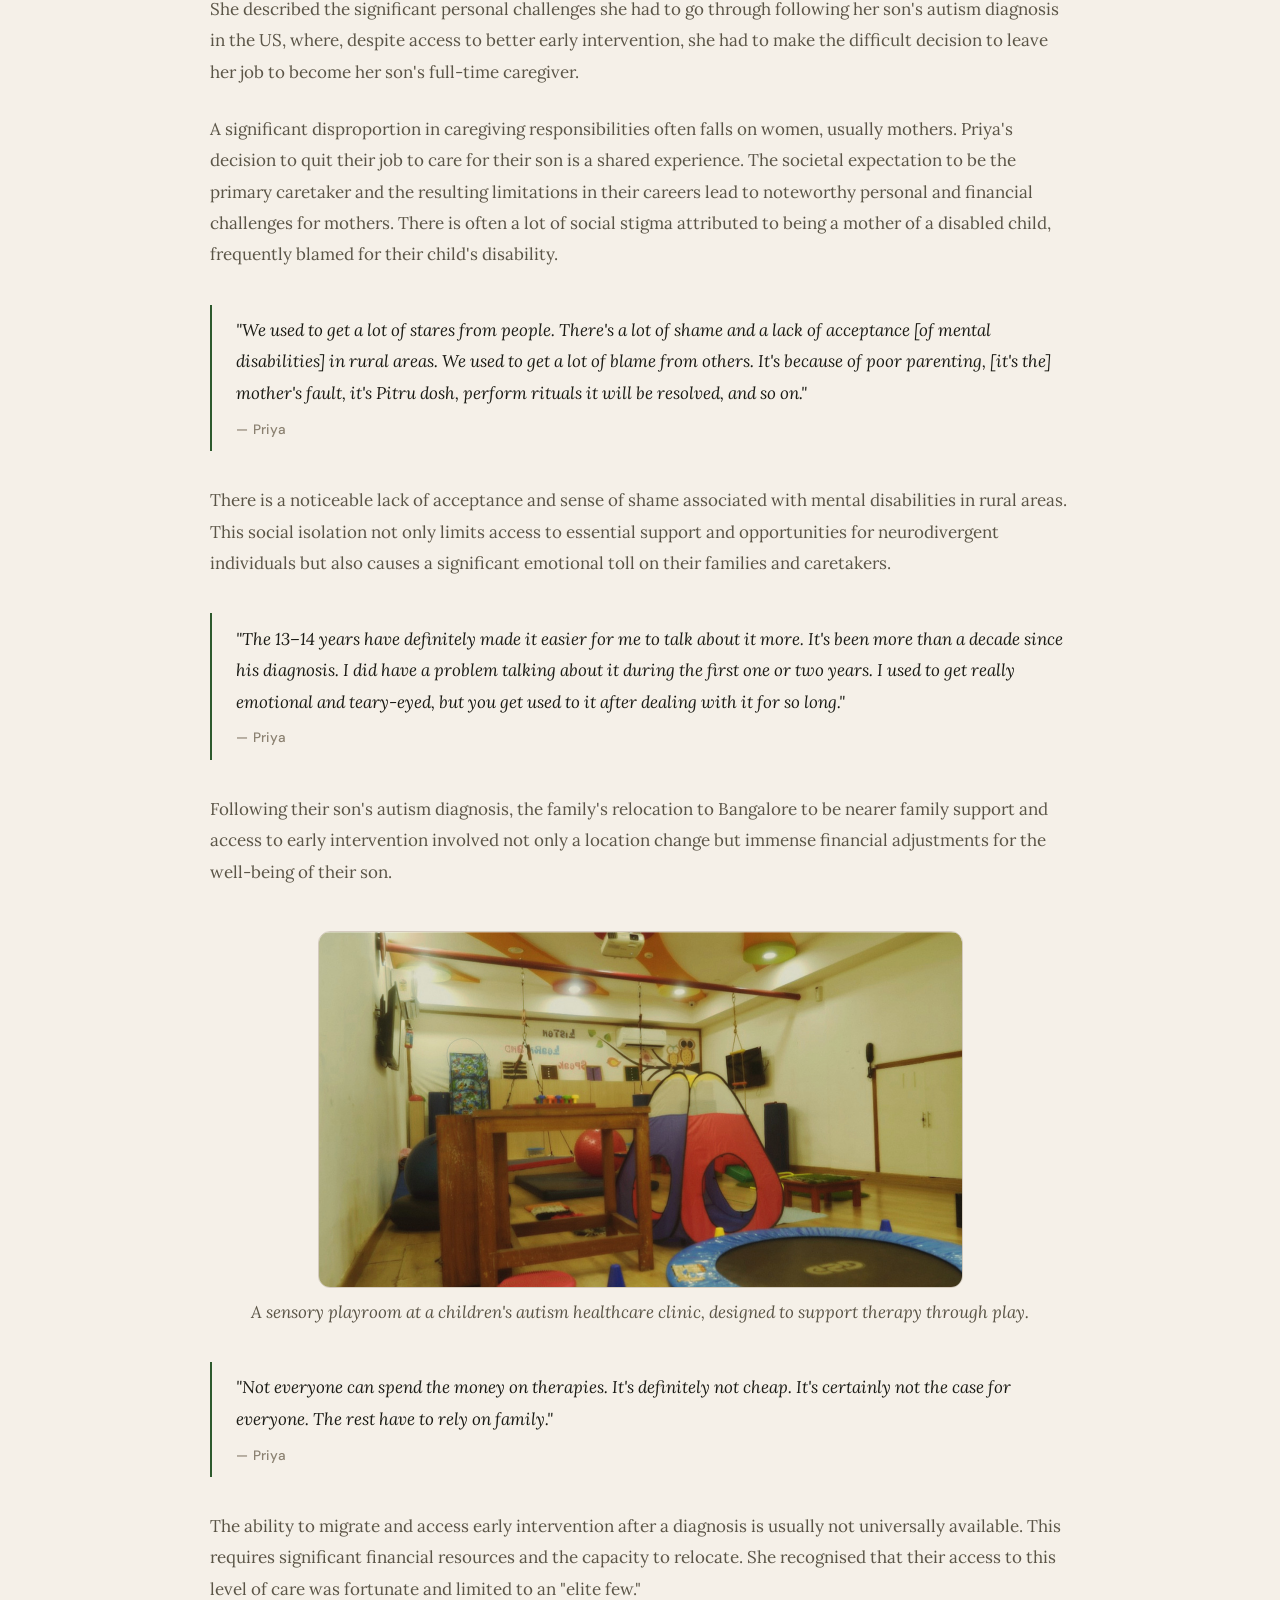
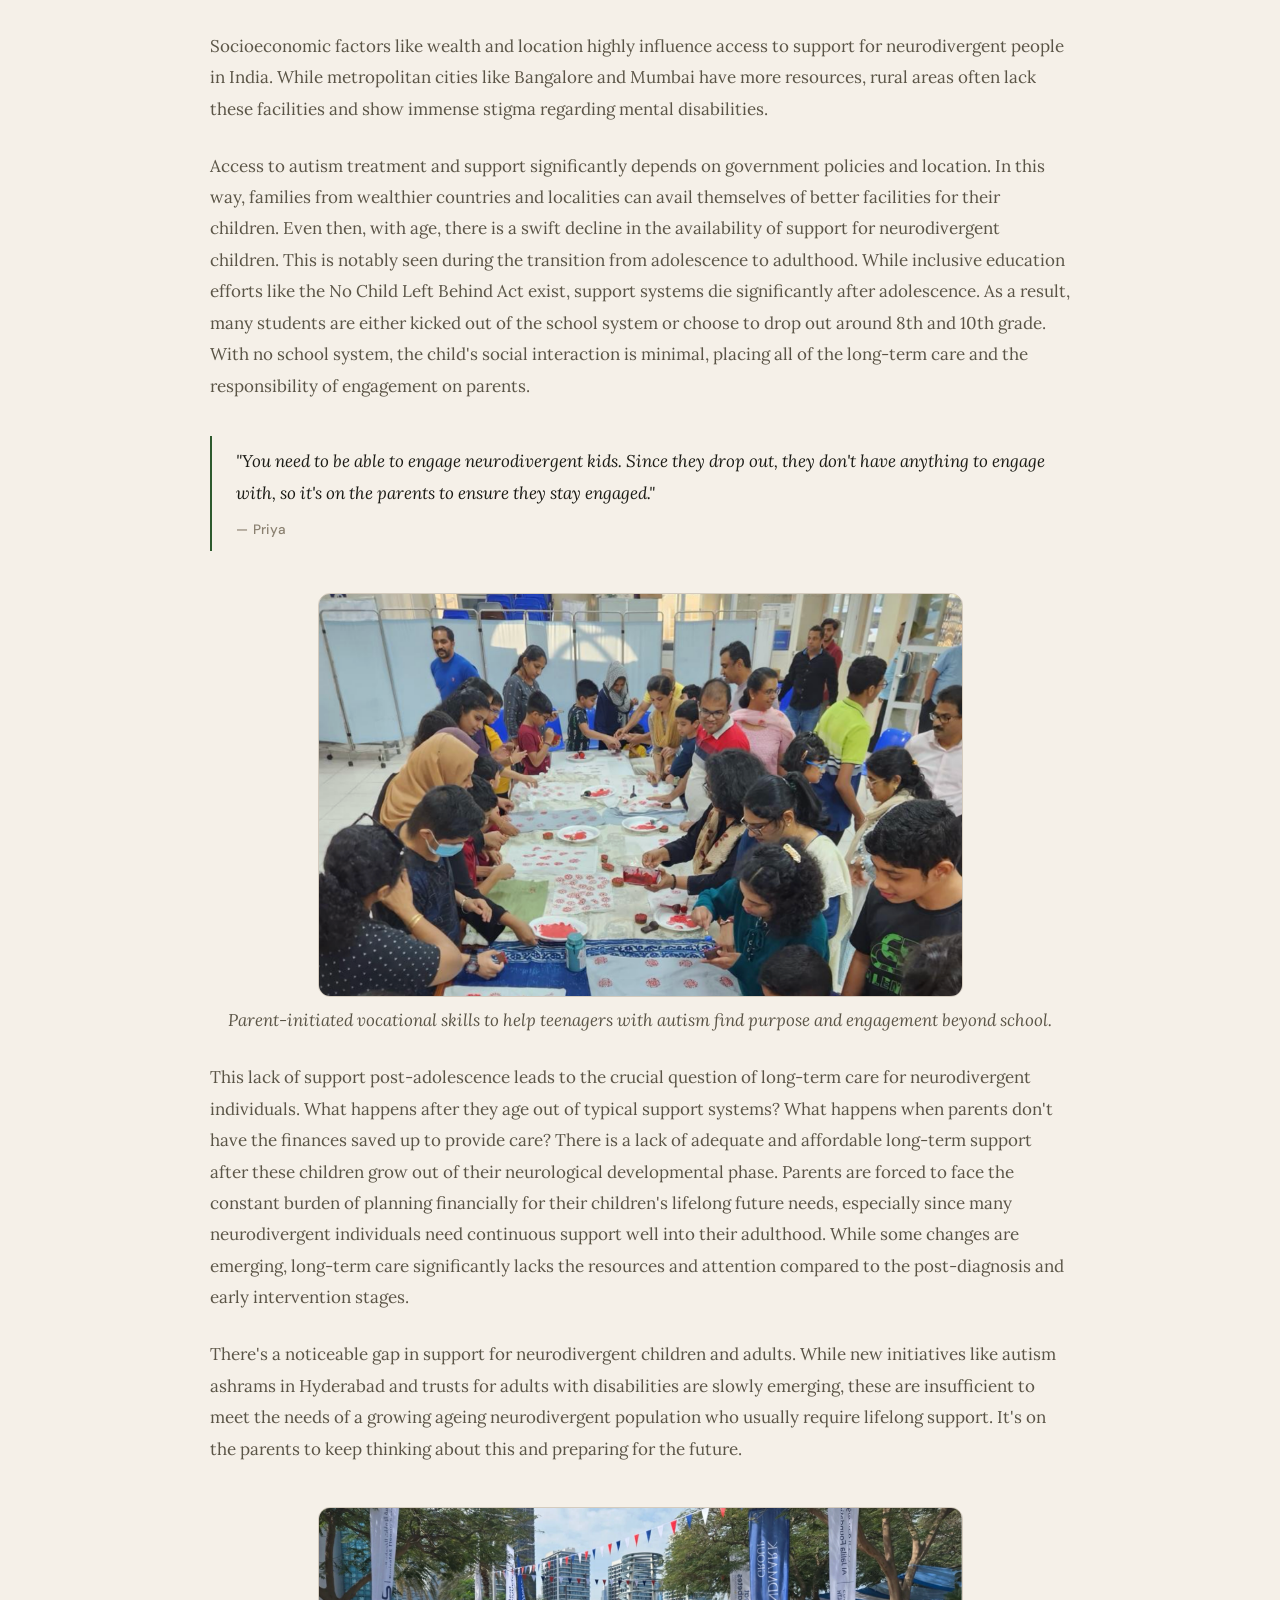
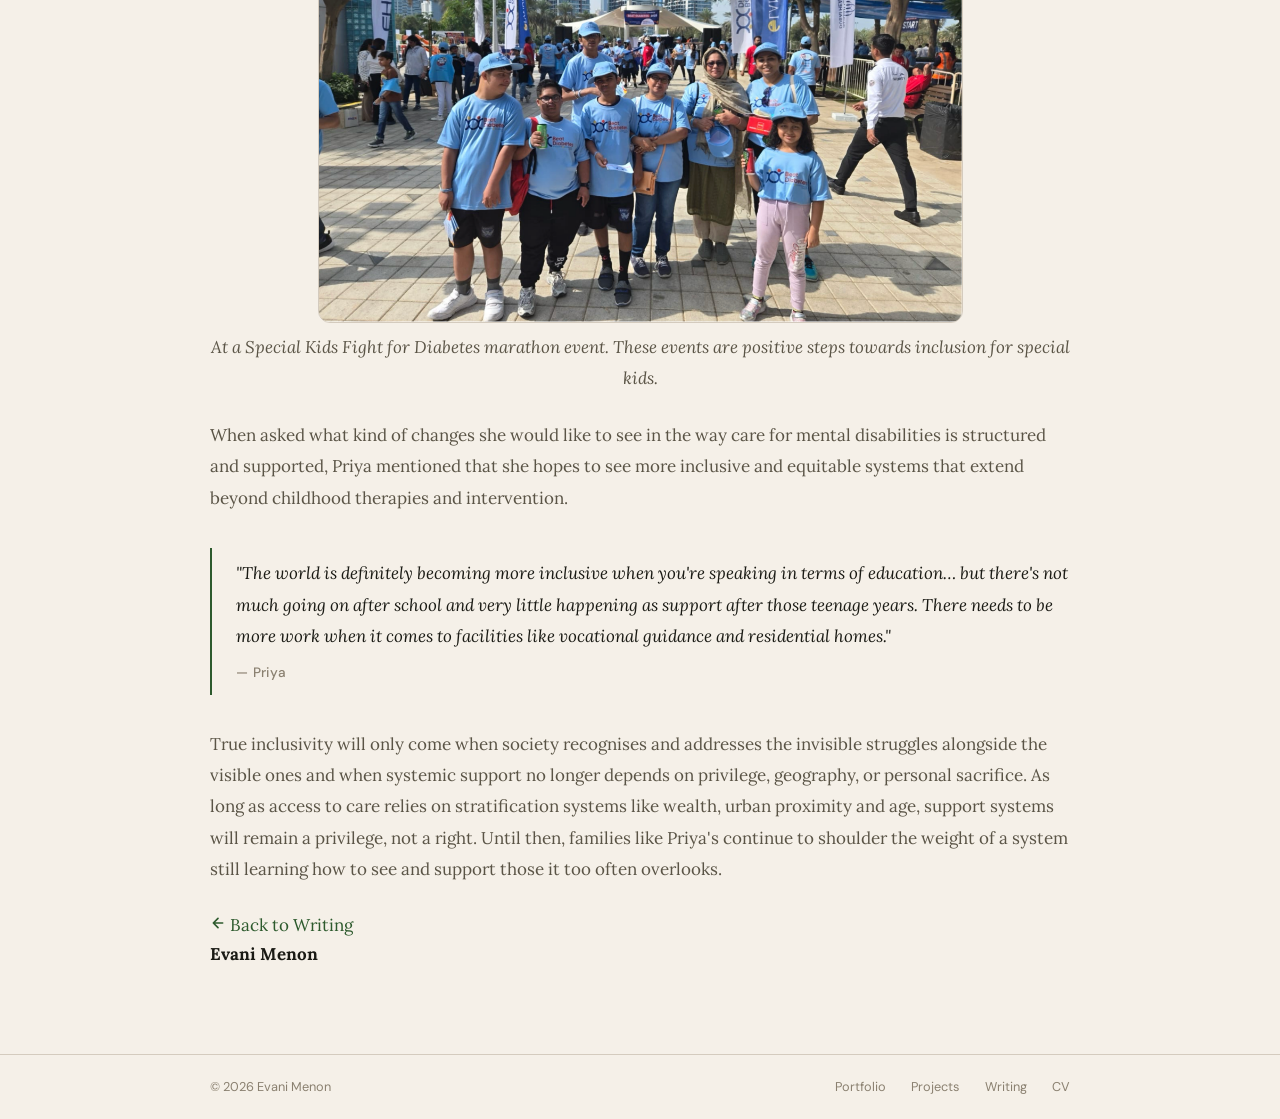
<file: Articles/social-stratification-neurodivergence-india.html>
<!DOCTYPE html>
<html lang="en">

<head>
    <meta charset="UTF-8">
    <meta name="viewport" content="width=device-width, initial-scale=1.0">
    <title>Social Stratification and Neurodivergence in India - Evani Menon</title>
    <meta name="description"
        content="Exploring the intersection of social hierarchies and neurodevelopmental conditions in contemporary Indian society.">
    <link rel="icon" type="image/png" href="../Images/favicon.png">
    <link rel="stylesheet" href="../styles.css">
    <link rel="preconnect" href="https://fonts.googleapis.com">
    <link rel="preconnect" href="https://fonts.gstatic.com" crossorigin>
    <link
        href="https://fonts.googleapis.com/css2?family=Playfair+Display:wght@400;500;600;700&family=Inter:wght@300;400;500;600;700&display=swap"
        rel="stylesheet">
    <style>
        .article-image img {
            width: 100%;
            max-height: 480px;
            object-fit: cover;
            object-position: center;
            display: block;
        }
    </style>
</head>

<body>
    <nav class="nav" id="nav">
        <div class="nav-container">
            <a href="../index.html" class="nav-logo">Evani Menon</a>
            <div class="nav-links">
                <a href="../index.html" class="nav-link">Portfolio</a>
                <a href="../projects.html" class="nav-link">Projects</a>
                <a href="../writing.html" class="nav-link active">Writing</a>
                <a href="../cv.html" class="nav-link">CV</a>
            </div>
            <button class="theme-toggle" id="theme-toggle" aria-label="Toggle theme">
                <svg class="sun-icon" width="20" height="20" viewBox="0 0 20 20" fill="none">
                    <circle cx="10" cy="10" r="4" stroke="currentColor" stroke-width="1.5" />
                    <path d="M10 2V4M10 16V18M18 10H16M4 10H2M15.5 4.5L14 6M6 14L4.5 15.5M15.5 15.5L14 14M6 6L4.5 4.5"
                        stroke="currentColor" stroke-width="1.5" stroke-linecap="round" />
                </svg>
                <svg class="moon-icon" width="20" height="20" viewBox="0 0 20 20" fill="none">
                    <path
                        d="M17 10.5C16 14.5 12.5 17 8.5 17C4.5 17 1 13.5 1 9.5C1 5.5 3.5 2 7.5 1C6 3 6 6.5 8 8.5C10 10.5 13.5 10.5 15.5 9C16.5 9.5 17 10 17 10.5Z"
                        stroke="currentColor" stroke-width="1.5" stroke-linecap="round" stroke-linejoin="round" />
                </svg>
            </button>
        </div>
    </nav>

    <main class="article-page">
        <header class="article-hero">
            <div class="article-hero-inner">
                <a href="../writing.html" class="article-back">
                    <svg width="16" height="16" viewBox="0 0 24 24" fill="none" stroke="currentColor" stroke-width="2.5"
                        stroke-linecap="round" stroke-linejoin="round">
                        <path d="M19 12H5M12 19l-7-7 7-7" />
                    </svg>
                    Back to Writing
                </a>

                <div class="article-tag-row">
                    <span class="article-tag">#Research</span>
                    <span class="article-tag">#Article</span>
                </div>

                <h1 class="article-title">Social Stratification and Neurodivergence in India</h1>

                <div class="article-meta">
                    <span>By Evani Menon</span>
                    <span>Written on April 4, 2025</span>
                </div>
            </div>
        </header>

        <section class="article-body">
            <div class="article-body-inner">

                <p>We have made countless scientific and societal breakthroughs to accommodate physical disabilities as
                    a society, as seen in the increasing presence of wheelchair accessibility ramps and designated
                    parking spaces. On the contrary, the challenges faced by those with neurological disabilities often
                    go overlooked because their disabilities are "invisible," and their needs remain primarily unseen
                    and unaddressed. This invisibility translates into a lack of tangible support structures in everyday
                    life as they don't receive the same level of attention and resources.</p>

                <p>As part of my research on stratification due to mental disabilities and their intersectionalities, I
                    interviewed "Priya" (pseudonym), a mother of two who shared her family's journey following her son's
                    autism diagnosis.</p>

                <div class="article-image">
                    <img src="social-stratification-neurodivergence-india/desensory-sandbox.png"
                        alt="Priya's son playing in the homemade desensory room created by his parents to help him feel engaged through sensory play">
                </div>
                <p class="article-caption">Priya's son playing in the homemade desensory room created by his parents to
                    help him feel engaged through sensory play.</p>

                <blockquote>
                    <p>"Back then, we had no idea that this was going to be a lifelong disorder. It takes time to adjust
                        and move forward. [There were] lots of changes in financial matters. There was less support
                        since our families were far away in India. We were all alone. It takes one to two years just to
                        understand what autism really is and how to adjust your lifestyle."</p>
                    <span class="quote-attr">— Priya</span>
                </blockquote>

                <p>She described the significant personal challenges she had to go through following her son's autism
                    diagnosis in the US, where, despite access to better early intervention, she had to make the
                    difficult decision to leave her job to become her son's full-time caregiver.</p>

                <p>A significant disproportion in caregiving responsibilities often falls on women, usually mothers.
                    Priya's decision to quit their job to care for their son is a shared experience. The societal
                    expectation to be the primary caretaker and the resulting limitations in their careers lead to
                    noteworthy personal and financial challenges for mothers. There is often a lot of social stigma
                    attributed to being a mother of a disabled child, frequently blamed for their child's disability.
                </p>

                <blockquote>
                    <p>"We used to get a lot of stares from people. There's a lot of shame and a lack of acceptance [of
                        mental disabilities] in rural areas. We used to get a lot of blame from others. It's because of
                        poor parenting, [it's the] mother's fault, it's Pitru dosh, perform rituals it will be resolved,
                        and so on."</p>
                    <span class="quote-attr">— Priya</span>
                </blockquote>

                <p>There is a noticeable lack of acceptance and sense of shame associated with mental disabilities in
                    rural areas. This social isolation not only limits access to essential support and opportunities for
                    neurodivergent individuals but also causes a significant emotional toll on their families and
                    caretakers.</p>

                <blockquote>
                    <p>"The 13–14 years have definitely made it easier for me to talk about it more. It's been more than
                        a decade since his diagnosis. I did have a problem talking about it during the first one or two
                        years. I used to get really emotional and teary-eyed, but you get used to it after dealing with
                        it for so long."</p>
                    <span class="quote-attr">— Priya</span>
                </blockquote>

                <p>Following their son's autism diagnosis, the family's relocation to Bangalore to be nearer family
                    support and access to early intervention involved not only a location change but immense financial
                    adjustments for the well-being of their son.</p>

                <div class="article-image">
                    <img src="social-stratification-neurodivergence-india/sensory-playroom.png"
                        alt="A sensory playroom at a children's autism healthcare clinic, designed to support therapy through play">
                </div>
                <p class="article-caption">A sensory playroom at a children's autism healthcare clinic, designed to
                    support therapy through play.</p>

                <blockquote>
                    <p>"Not everyone can spend the money on therapies. It's definitely not cheap. It's certainly not the
                        case for everyone. The rest have to rely on family."</p>
                    <span class="quote-attr">— Priya</span>
                </blockquote>

                <p>The ability to migrate and access early intervention after a diagnosis is usually not universally
                    available. This requires significant financial resources and the capacity to relocate. She
                    recognised that their access to this level of care was fortunate and limited to an "elite few."</p>

                <p>Socioeconomic factors like wealth and location highly influence access to support for neurodivergent
                    people in India. While metropolitan cities like Bangalore and Mumbai have more resources, rural
                    areas often lack these facilities and show immense stigma regarding mental disabilities.</p>

                <p>Access to autism treatment and support significantly depends on government policies and location. In
                    this way, families from wealthier countries and localities can avail themselves of better facilities
                    for their children. Even then, with age, there is a swift decline in the availability of support for
                    neurodivergent children. This is notably seen during the transition from adolescence to adulthood.
                    While inclusive education efforts like the No Child Left Behind Act exist, support systems die
                    significantly after adolescence. As a result, many students are either kicked out of the school
                    system or choose to drop out around 8th and 10th grade. With no school system, the child's social
                    interaction is minimal, placing all of the long-term care and the responsibility of engagement on
                    parents.</p>

                <blockquote>
                    <p>"You need to be able to engage neurodivergent kids. Since they drop out, they don't have anything
                        to engage with, so it's on the parents to ensure they stay engaged."</p>
                    <span class="quote-attr">— Priya</span>
                </blockquote>

                <div class="article-image">
                    <img src="social-stratification-neurodivergence-india/vocational-skills.png"
                        alt="Parent-initiated vocational skills to help teenagers with autism find purpose and engagement beyond school">
                </div>
                <p class="article-caption">Parent-initiated vocational skills to help teenagers with autism find purpose
                    and engagement beyond school.</p>

                <p>This lack of support post-adolescence leads to the crucial question of long-term care for
                    neurodivergent individuals. What happens after they age out of typical support systems? What happens
                    when parents don't have the finances saved up to provide care? There is a lack of adequate and
                    affordable long-term support after these children grow out of their neurological developmental
                    phase. Parents are forced to face the constant burden of planning financially for their children's
                    lifelong future needs, especially since many neurodivergent individuals need continuous support well
                    into their adulthood. While some changes are emerging, long-term care significantly lacks the
                    resources and attention compared to the post-diagnosis and early intervention stages.</p>

                <p>There's a noticeable gap in support for neurodivergent children and adults. While new initiatives
                    like autism ashrams in Hyderabad and trusts for adults with disabilities are slowly emerging, these
                    are insufficient to meet the needs of a growing ageing neurodivergent population who usually require
                    lifelong support. It's on the parents to keep thinking about this and preparing for the future.</p>

                <div class="article-image">
                    <img src="social-stratification-neurodivergence-india/fight-for-diabetes.png"
                        alt="At a Special Kids Fight for Diabetes marathon event, a positive step towards inclusion for special kids">
                </div>
                <p class="article-caption">At a Special Kids Fight for Diabetes marathon event. These events are
                    positive steps towards inclusion for special kids.</p>

                <p>When asked what kind of changes she would like to see in the way care for mental disabilities is
                    structured and supported, Priya mentioned that she hopes to see more inclusive and equitable systems
                    that extend beyond childhood therapies and intervention.</p>

                <blockquote>
                    <p>"The world is definitely becoming more inclusive when you're speaking in terms of education… but
                        there's not much going on after school and very little happening as support after those teenage
                        years. There needs to be more work when it comes to facilities like vocational guidance and
                        residential homes."</p>
                    <span class="quote-attr">— Priya</span>
                </blockquote>

                <p>True inclusivity will only come when society recognises and addresses the invisible struggles
                    alongside the visible ones and when systemic support no longer depends on privilege, geography, or
                    personal sacrifice. As long as access to care relies on stratification systems like wealth, urban
                    proximity and age, support systems will remain a privilege, not a right. Until then, families like
                    Priya's continue to shoulder the weight of a system still learning how to see and support those it
                    too often overlooks.</p>

                <div class="article-footer">
                    <a href="../writing.html" class="article-footer-back">
                        <svg width="16" height="16" viewBox="0 0 24 24" fill="none" stroke="currentColor"
                            stroke-width="2.5" stroke-linecap="round" stroke-linejoin="round">
                            <path d="M19 12H5M12 19l-7-7 7-7" />
                        </svg>
                        Back to Writing
                    </a>
                    <div class="article-footer-author">
                        <strong>Evani Menon</strong>
                    </div>
                </div>
            </div>
        </section>
    </main>

    <footer class="footer">
        <div class="footer-inner">
            <span>© 2026 Evani Menon</span>
            <div style="display:flex; gap:1.5rem;">
                <a href="../index.html">Portfolio</a>
                <a href="../projects.html">Projects</a>
                <a href="../writing.html">Writing</a>
                <a href="../cv.html">CV</a>
            </div>
        </div>
    </footer>

    <script src="../script.js"></script>
</body>

</html>
</file>
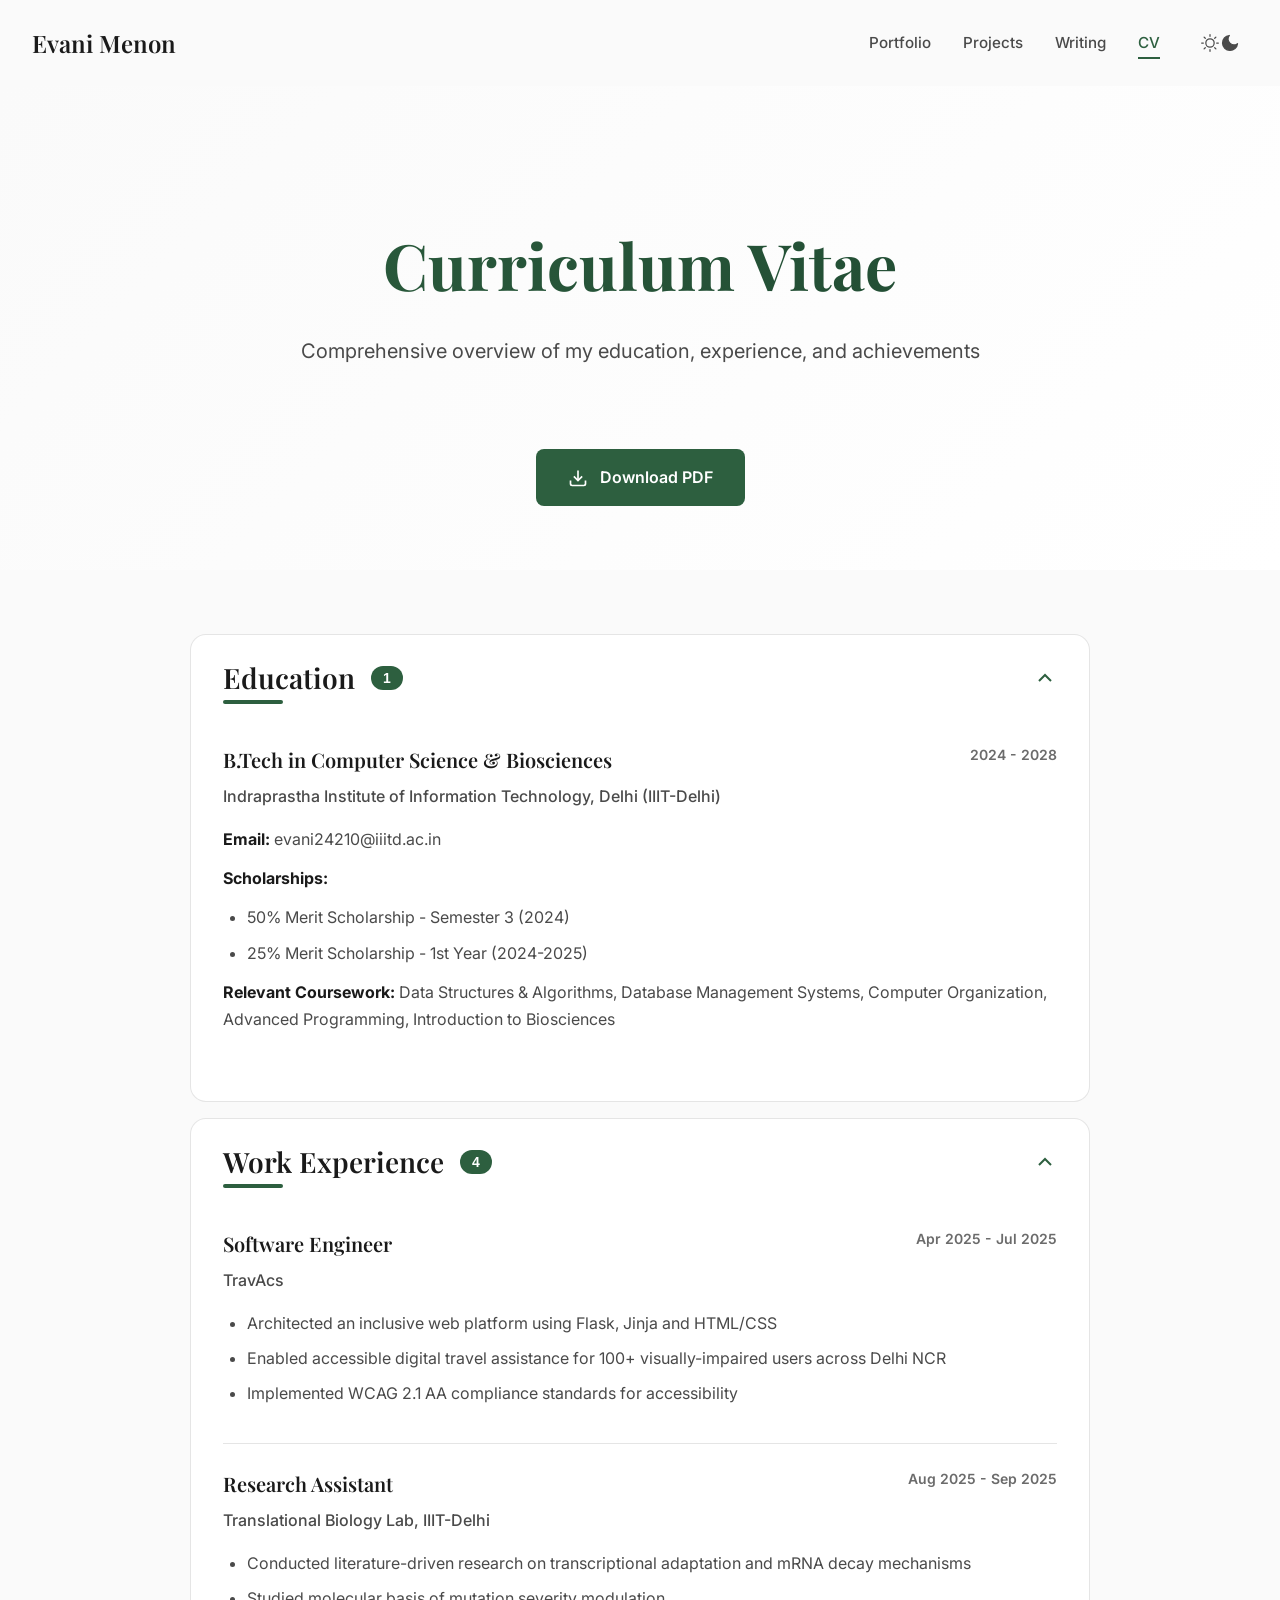
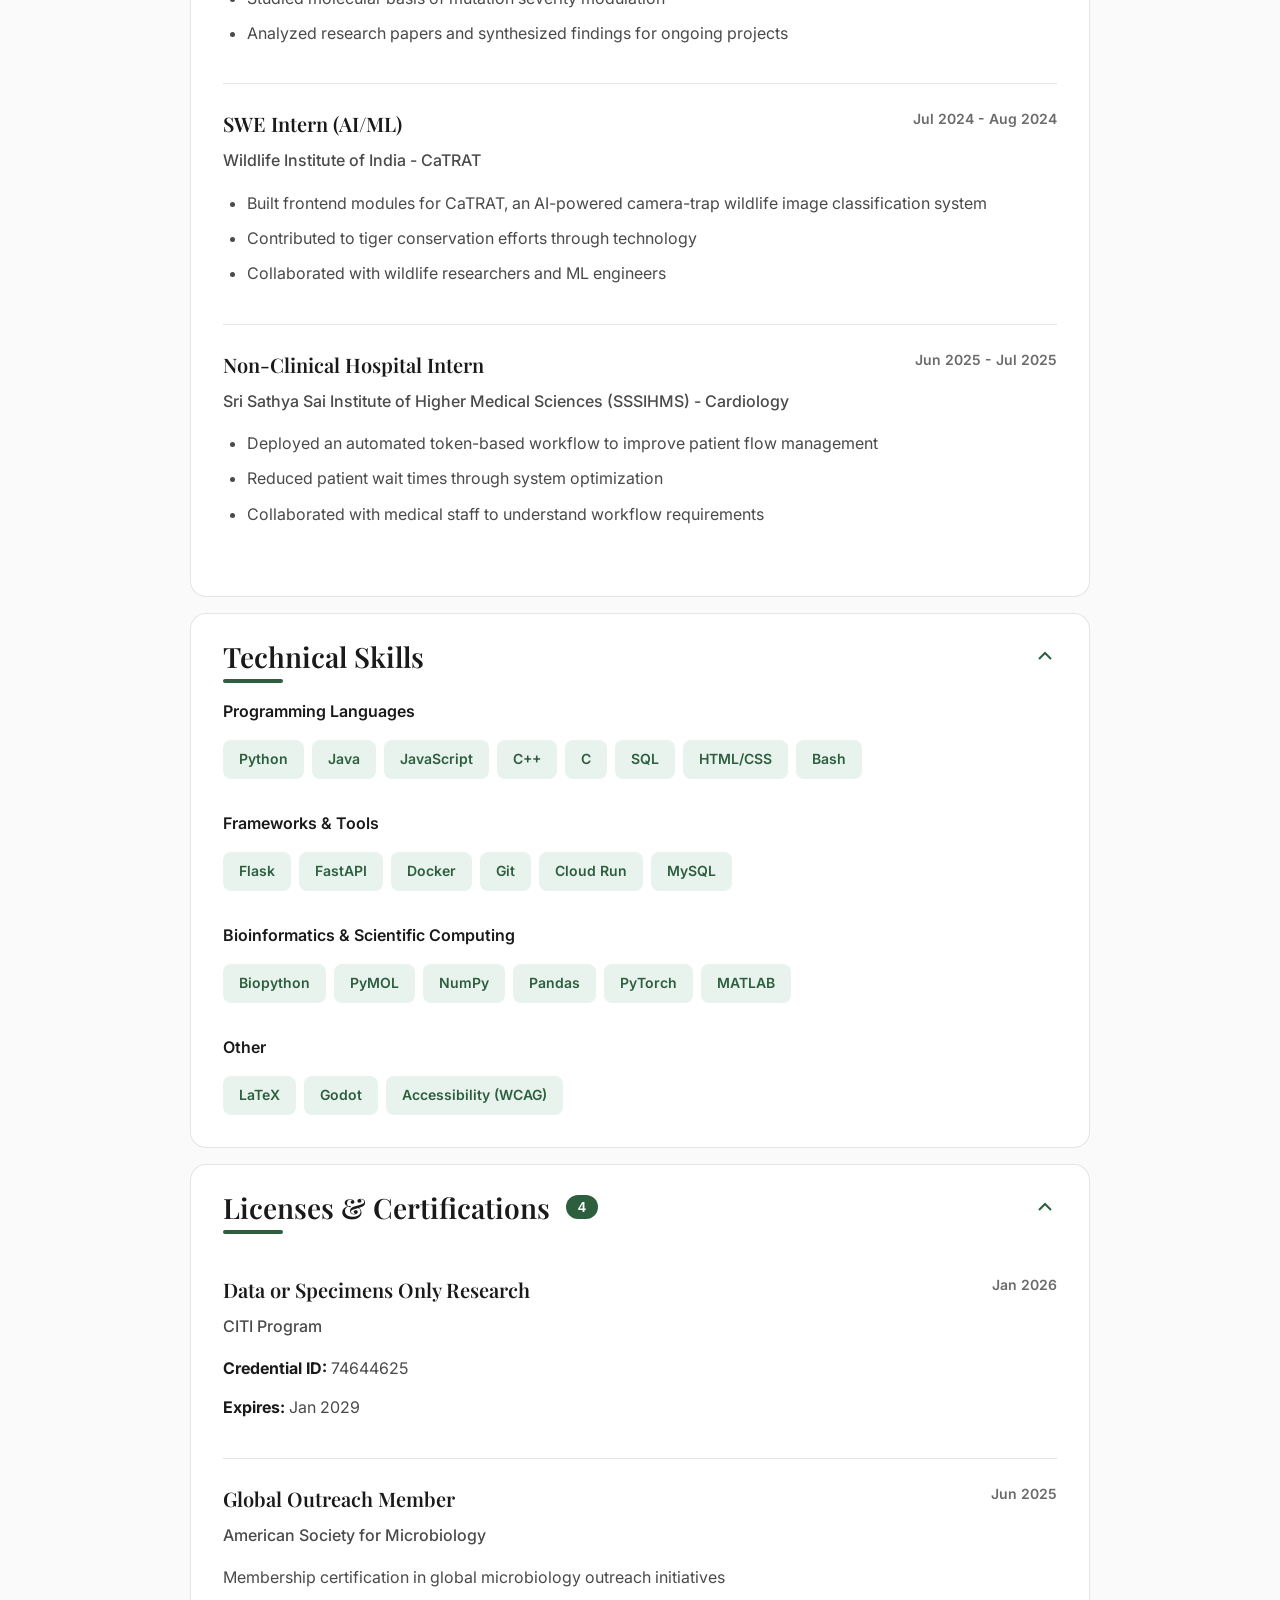
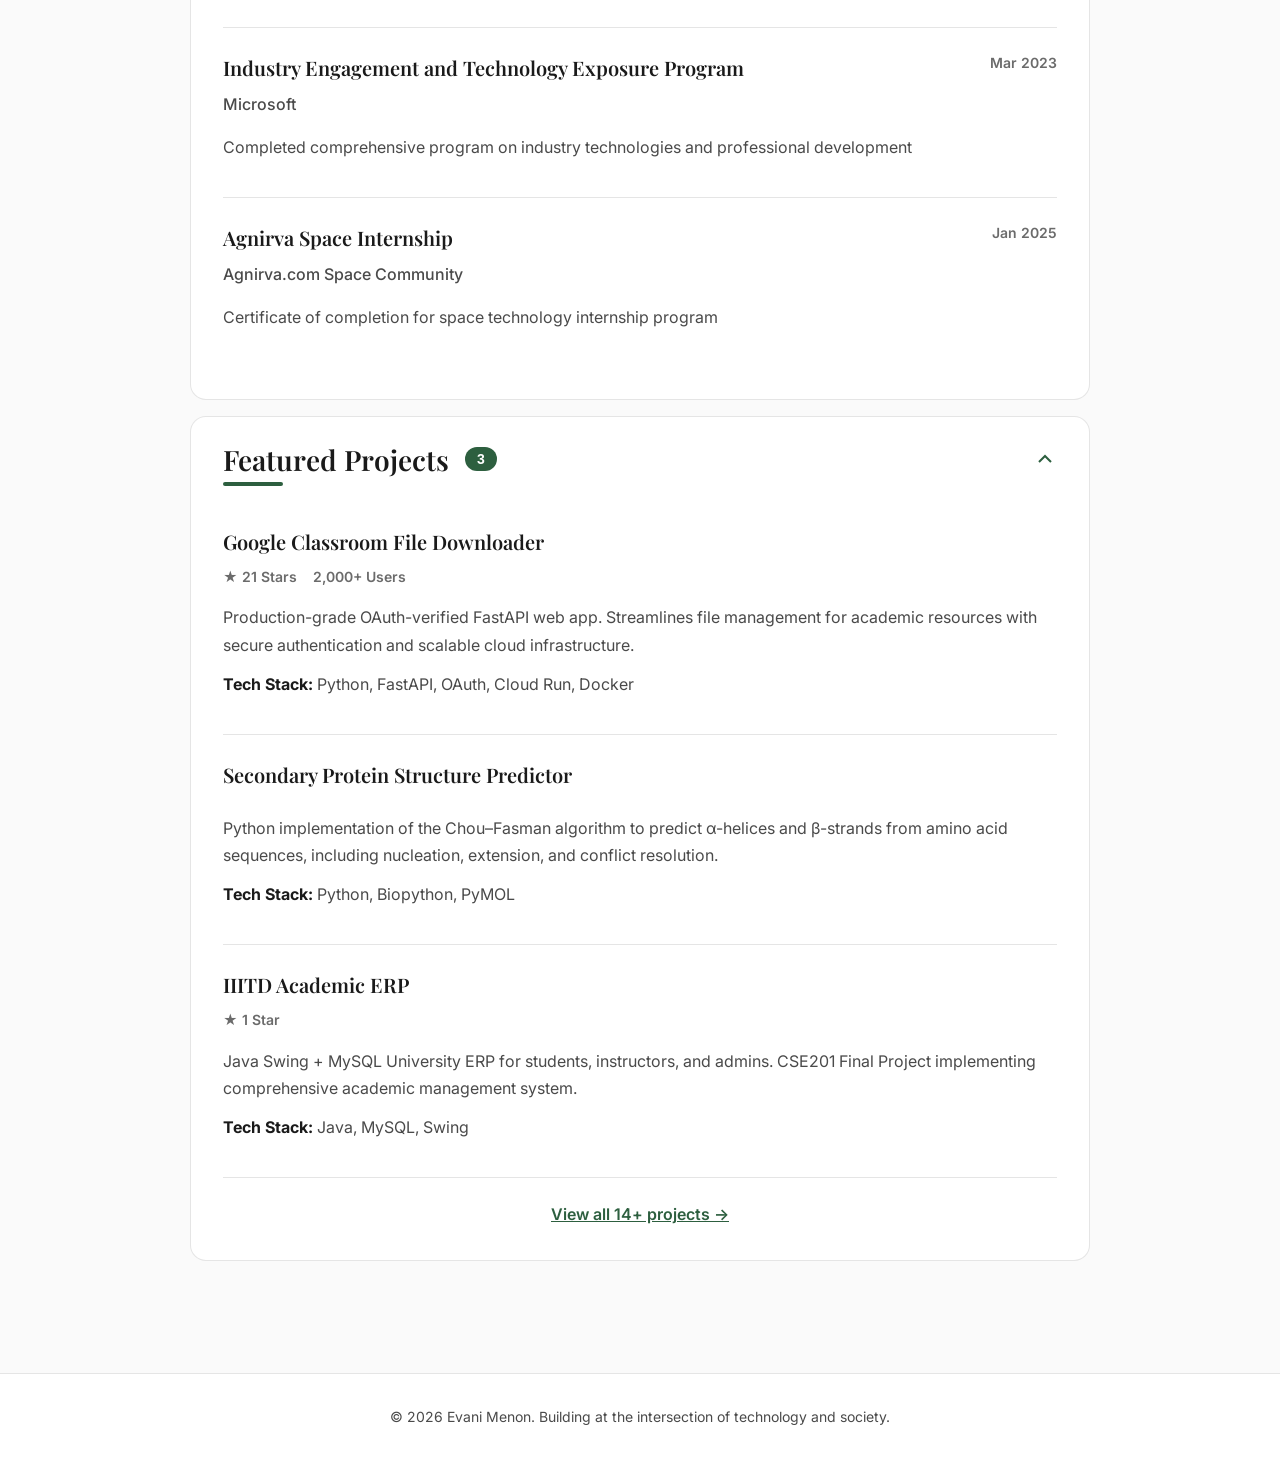
<file: portfolio/cv.html>
<!DOCTYPE html>
<html lang="en">
<head>
    <meta charset="UTF-8">
    <meta name="viewport" content="width=device-width, initial-scale=1.0">
    <title>CV - Evani Menon</title>
    <meta name="description" content="Comprehensive CV of Evani Menon - Computer Science & Biosciences student at IIIT-Delhi">
    <link rel="icon" type="image/png" href="Images/favicon.png"> 
    <link rel="stylesheet" href="styles.css">
    <link rel="preconnect" href="https://fonts.googleapis.com">
    <link rel="preconnect" href="https://fonts.gstatic.com" crossorigin>
    <link href="https://fonts.googleapis.com/css2?family=Playfair+Display:wght@400;500;600;700&family=Inter:wght@300;400;500;600;700&display=swap" rel="stylesheet">
</head>
<body>
    <nav class="navbar">
        <div class="nav-container">
            <a href="index.html" class="nav-logo">Evani Menon</a>
            <div class="nav-links">
                <a href="index.html" class="nav-link">Portfolio</a>
                <a href="projects.html" class="nav-link">Projects</a>
                <a href="writing.html" class="nav-link">Writing</a>
                <a href="cv.html" class="nav-link active">CV</a>
                <button class="theme-toggle" id="theme-toggle" aria-label="Toggle theme">
                    <svg width="24" height="24" viewBox="0 0 24 24" fill="none" class="sun-icon">
                        <circle cx="12" cy="12" r="5" stroke="currentColor" stroke-width="1.5"/>
                        <line x1="12" y1="2" x2="12" y2="4" stroke="currentColor" stroke-width="1.5" stroke-linecap="round"/>
                        <line x1="12" y1="20" x2="12" y2="22" stroke="currentColor" stroke-width="1.5" stroke-linecap="round"/>
                        <line x1="4" y1="12" x2="2" y2="12" stroke="currentColor" stroke-width="1.5" stroke-linecap="round"/>
                        <line x1="22" y1="12" x2="20" y2="12" stroke="currentColor" stroke-width="1.5" stroke-linecap="round"/>
                        <line x1="19.07" y1="4.93" x2="17.66" y2="6.34" stroke="currentColor" stroke-width="1.5" stroke-linecap="round"/>
                        <line x1="6.34" y1="17.66" x2="4.93" y2="19.07" stroke="currentColor" stroke-width="1.5" stroke-linecap="round"/>
                        <line x1="19.07" y1="19.07" x2="17.66" y2="17.66" stroke="currentColor" stroke-width="1.5" stroke-linecap="round"/>
                        <line x1="6.34" y1="6.34" x2="4.93" y2="4.93" stroke="currentColor" stroke-width="1.5" stroke-linecap="round"/>
                    </svg>
                    <svg width="24" height="24" viewBox="0 0 24 24" fill="currentColor" class="moon-icon">
                        <path d="M21 12.79A9 9 0 1 1 11.21 3 7 7 0 0 0 21 12.79z" stroke="currentColor" stroke-width="1.5" stroke-linecap="round" stroke-linejoin="round"/>
                    </svg>
                </button>
            </div>
        </div>
    </nav>

    <main class="cv-page">
        <!-- <section class="cv-header">
            <div class="container">
                <h1 class="page-title">Curriculum Vitae</h1>
                <p class="page-subtitle">Comprehensive overview of my education, experience, and achievements</p>
                <button class="btn btn-download" onclick="alert('PDF download will be implemented')">
                    <svg width="20" height="20" viewBox="0 0 24 24" fill="none" stroke="currentColor" stroke-width="2">
                        <path d="M21 15v4a2 2 0 0 1-2 2H5a2 2 0 0 1-2-2v-4"></path>
                        <polyline points="7 10 12 15 17 10"></polyline>
                        <line x1="12" y1="15" x2="12" y2="3"></line>
                    </svg>
                    Download PDF
                </button>
            </div>
        </section> -->

        <section class="cv-header">
            <div class="container">
                <h1 class="page-title">Curriculum Vitae</h1>
                <p class="page-subtitle">Comprehensive overview of my education, experience, and achievements</p>
                <a href="https://drive.google.com/file/d/1alQIddb_YgJ4aADcJRrHe_vk-GqEaIIb/view?usp=sharing"
                    class="btn btn-download" target="_blank" rel="noopener noreferrer">
                    <svg width="20" height="20" viewBox="0 0 24 24" fill="none" stroke="currentColor" stroke-width="2">
                        <path d="M21 15v4a2 2 0 0 1-2 2H5a2 2 0 0 1-2-2v-4"></path>
                        <polyline points="7 10 12 15 17 10"></polyline>
                        <line x1="12" y1="15" x2="12" y2="3"></line>
                    </svg>
                    Download PDF
                </a>
            </div>
        </section>

        

        <section class="cv-content">
            <div class="container cv-container">
                <!-- Education Section -->
                <div class="cv-section">
                    <button class="cv-section-header" data-section="education">
                        <div class="section-title-group">
                            <h2 class="section-title">Education</h2>
                            <span class="section-count">1</span>
                        </div>
                        <svg class="section-icon" width="24" height="24" viewBox="0 0 24 24" fill="none" stroke="currentColor" stroke-width="2">
                            <polyline points="6 9 12 15 18 9"></polyline>
                        </svg>
                    </button>
                    <div class="cv-section-content" id="education">
                        <div class="cv-item">
                            <div class="cv-item-header">
                                <div>
                                    <h3>B.Tech in Computer Science & Biosciences</h3>
                                    <p class="cv-org">Indraprastha Institute of Information Technology, Delhi (IIIT-Delhi)</p>
                                </div>
                                <span class="cv-date">2024 - 2028</span>
                            </div>
                            <div class="cv-details">
                                <p><strong>Email:</strong> evani24210@iiitd.ac.in</p>
                                <p><strong>Scholarships:</strong></p>
                                <ul>
                                    <li>50% Merit Scholarship - Semester 3 (2024)</li>
                                    <li>25% Merit Scholarship - 1st Year (2024-2025)</li>
                                </ul>
                                <p><strong>Relevant Coursework:</strong> Data Structures & Algorithms, Database Management Systems, Computer Organization, Advanced Programming, Introduction to Biosciences</p>
                            </div>
                        </div>
                    </div>
                </div>

                <!-- Work Experience Section -->
                <div class="cv-section">
                    <button class="cv-section-header" data-section="experience">
                        <div class="section-title-group">
                            <h2 class="section-title">Work Experience</h2>
                            <span class="section-count">4</span>
                        </div>
                        <svg class="section-icon" width="24" height="24" viewBox="0 0 24 24" fill="none" stroke="currentColor" stroke-width="2">
                            <polyline points="6 9 12 15 18 9"></polyline>
                        </svg>
                    </button>
                    <div class="cv-section-content" id="experience">
                        <div class="cv-item">
                            <div class="cv-item-header">
                                <div>
                                    <h3>Software Engineer</h3>
                                    <p class="cv-org">TravAcs</p>
                                </div>
                                <span class="cv-date">Apr 2025 - Jul 2025</span>
                            </div>
                            <div class="cv-details">
                                <ul>
                                    <li>Architected an inclusive web platform using Flask, Jinja and HTML/CSS</li>
                                    <li>Enabled accessible digital travel assistance for 100+ visually-impaired users across Delhi NCR</li>
                                    <li>Implemented WCAG 2.1 AA compliance standards for accessibility</li>
                                </ul>
                            </div>
                        </div>

                        <div class="cv-item">
                            <div class="cv-item-header">
                                <div>
                                    <h3>Research Assistant</h3>
                                    <p class="cv-org">Translational Biology Lab, IIIT-Delhi</p>
                                </div>
                                <span class="cv-date">Aug 2025 - Sep 2025</span>
                            </div>
                            <div class="cv-details">
                                <ul>
                                    <li>Conducted literature-driven research on transcriptional adaptation and mRNA decay mechanisms</li>
                                    <li>Studied molecular basis of mutation severity modulation</li>
                                    <li>Analyzed research papers and synthesized findings for ongoing projects</li>
                                </ul>
                            </div>
                        </div>

                        <div class="cv-item">
                            <div class="cv-item-header">
                                <div>
                                    <h3>SWE Intern (AI/ML)</h3>
                                    <p class="cv-org">Wildlife Institute of India - CaTRAT</p>
                                </div>
                                <span class="cv-date">Jul 2024 - Aug 2024</span>
                            </div>
                            <div class="cv-details">
                                <ul>
                                    <li>Built frontend modules for CaTRAT, an AI-powered camera-trap wildlife image classification system</li>
                                    <li>Contributed to tiger conservation efforts through technology</li>
                                    <li>Collaborated with wildlife researchers and ML engineers</li>
                                </ul>
                            </div>
                        </div>

                        <div class="cv-item">
                            <div class="cv-item-header">
                                <div>
                                    <h3>Non-Clinical Hospital Intern</h3>
                                    <p class="cv-org">Sri Sathya Sai Institute of Higher Medical Sciences (SSSIHMS) - Cardiology</p>
                                </div>
                                <span class="cv-date">Jun 2025 - Jul 2025</span>
                            </div>
                            <div class="cv-details">
                                <ul>
                                    <li>Deployed an automated token-based workflow to improve patient flow management</li>
                                    <li>Reduced patient wait times through system optimization</li>
                                    <li>Collaborated with medical staff to understand workflow requirements</li>
                                </ul>
                            </div>
                        </div>
                    </div>
                </div>

                <!-- Skills Section -->
                <div class="cv-section">
                    <button class="cv-section-header" data-section="skills">
                        <div class="section-title-group">
                            <h2 class="section-title">Technical Skills</h2>
                        </div>
                        <svg class="section-icon" width="24" height="24" viewBox="0 0 24 24" fill="none" stroke="currentColor" stroke-width="2">
                            <polyline points="6 9 12 15 18 9"></polyline>
                        </svg>
                    </button>
                    <div class="cv-section-content" id="skills">
                        <div class="skills-grid">
                            <div class="skill-category">
                                <h4>Programming Languages</h4>
                                <div class="skill-tags">
                                    <span class="skill-tag">Python</span>
                                    <span class="skill-tag">Java</span>
                                    <span class="skill-tag">JavaScript</span>
                                    <span class="skill-tag">C++</span>
                                    <span class="skill-tag">C</span>
                                    <span class="skill-tag">SQL</span>
                                    <span class="skill-tag">HTML/CSS</span>
                                    <span class="skill-tag">Bash</span>
                                </div>
                            </div>
                            <div class="skill-category">
                                <h4>Frameworks & Tools</h4>
                                <div class="skill-tags">
                                    <span class="skill-tag">Flask</span>
                                    <span class="skill-tag">FastAPI</span>
                                    <span class="skill-tag">Docker</span>
                                    <span class="skill-tag">Git</span>
                                    <span class="skill-tag">Cloud Run</span>
                                    <span class="skill-tag">MySQL</span>
                                </div>
                            </div>
                            <div class="skill-category">
                                <h4>Bioinformatics & Scientific Computing</h4>
                                <div class="skill-tags">
                                    <span class="skill-tag">Biopython</span>
                                    <span class="skill-tag">PyMOL</span>
                                    <span class="skill-tag">NumPy</span>
                                    <span class="skill-tag">Pandas</span>
                                    <span class="skill-tag">PyTorch</span>
                                    <span class="skill-tag">MATLAB</span>
                                </div>
                            </div>
                            <div class="skill-category">
                                <h4>Other</h4>
                                <div class="skill-tags">
                                    <span class="skill-tag">LaTeX</span>
                                    <span class="skill-tag">Godot</span>
                                    <span class="skill-tag">Accessibility (WCAG)</span>
                                </div>
                            </div>
                        </div>
                    </div>
                </div>

                <!-- Certifications Section -->
                <div class="cv-section">
                    <button class="cv-section-header" data-section="certifications">
                        <div class="section-title-group">
                            <h2 class="section-title">Licenses & Certifications</h2>
                            <span class="section-count">4</span>
                        </div>
                        <svg class="section-icon" width="24" height="24" viewBox="0 0 24 24" fill="none" stroke="currentColor" stroke-width="2">
                            <polyline points="6 9 12 15 18 9"></polyline>
                        </svg>
                    </button>
                    <div class="cv-section-content" id="certifications">
                        <div class="cv-item">
                            <div class="cv-item-header">
                                <div>
                                    <h3>Data or Specimens Only Research</h3>
                                    <p class="cv-org">CITI Program</p>
                                </div>
                                <span class="cv-date">Jan 2026</span>
                            </div>
                            <div class="cv-details">
                                <p><strong>Credential ID:</strong> 74644625</p>
                                <p><strong>Expires:</strong> Jan 2029</p>
                            </div>
                        </div>

                        <div class="cv-item">
                            <div class="cv-item-header">
                                <div>
                                    <h3>Global Outreach Member</h3>
                                    <p class="cv-org">American Society for Microbiology</p>
                                </div>
                                <span class="cv-date">Jun 2025</span>
                            </div>
                            <div class="cv-details">
                                <p>Membership certification in global microbiology outreach initiatives</p>
                            </div>
                        </div>

                        <div class="cv-item">
                            <div class="cv-item-header">
                                <div>
                                    <h3>Industry Engagement and Technology Exposure Program</h3>
                                    <p class="cv-org">Microsoft</p>
                                </div>
                                <span class="cv-date">Mar 2023</span>
                            </div>
                            <div class="cv-details">
                                <p>Completed comprehensive program on industry technologies and professional development</p>
                            </div>
                        </div>

                        <div class="cv-item">
                            <div class="cv-item-header">
                                <div>
                                    <h3>Agnirva Space Internship</h3>
                                    <p class="cv-org">Agnirva.com Space Community</p>
                                </div>
                                <span class="cv-date">Jan 2025</span>
                            </div>
                            <div class="cv-details">
                                <p>Certificate of completion for space technology internship program</p>
                            </div>
                        </div>
                    </div>
                </div>

                <!-- Leadership Section
                <div class="cv-section">
                    <button class="cv-section-header" data-section="leadership">
                        <div class="section-title-group">
                            <h2 class="section-title">Leadership & Activities</h2>
                            <span class="section-count">4</span>
                        </div>
                        <svg class="section-icon" width="24" height="24" viewBox="0 0 24 24" fill="none" stroke="currentColor" stroke-width="2">
                            <polyline points="6 9 12 15 18 9"></polyline>
                        </svg>
                    </button>
                    <div class="cv-section-content" id="leadership">
                        <div class="cv-item">
                            <div class="cv-item-header">
                                <div>
                                    <h3>Founder</h3>
                                    <p class="cv-org">Unquote - Literary & Creative Writing Initiative</p>
                                </div>
                                <span class="cv-date">2024 - Present</span>
                            </div>
                            <div class="cv-details">
                                <p>Founded and lead a literary and creative writing initiative at IIIT-Delhi, organizing workshops, writing events, and publishing student work</p>
                            </div>
                        </div>

                        <div class="cv-item">
                            <div class="cv-item-header">
                                <div>
                                    <h3>Operations Lead</h3>
                                    <p class="cv-org">Innovation and Research Council (IRC), IIIT-Delhi</p>
                                </div>
                                <span class="cv-date">2024 - Present</span>
                            </div>
                            <div class="cv-details">
                                <p>Coordinate research initiatives and student innovation programs across campus</p>
                            </div>
                        </div>

                        <div class="cv-item">
                            <div class="cv-item-header">
                                <div>
                                    <h3>Core Member</h3>
                                    <p class="cv-org">Meraki Art Club, IIIT-Delhi</p>
                                </div>
                                <span class="cv-date">2023 - Present</span>
                            </div>
                            <div class="cv-details">
                                <p>Organize creative arts events and workshops fostering artistic expression on campus</p>
                            </div>
                        </div>

                        <div class="cv-item">
                            <div class="cv-item-header">
                                <div>
                                    <h3>Academic Tutor</h3>
                                    <p class="cv-org">IIIT-Delhi</p>
                                </div>
                                <span class="cv-date">2023 - Present</span>
                            </div>
                            <div class="cv-details">
                                <p>Provide peer tutoring in advanced mathematics and computer science courses</p>
                            </div>
                        </div>
                    </div>
                </div> -->

                <!-- Projects Section -->
                <div class="cv-section">
                    <button class="cv-section-header" data-section="projects">
                        <div class="section-title-group">
                            <h2 class="section-title">Featured Projects</h2>
                            <span class="section-count">3</span>
                        </div>
                        <svg class="section-icon" width="24" height="24" viewBox="0 0 24 24" fill="none" stroke="currentColor" stroke-width="2">
                            <polyline points="6 9 12 15 18 9"></polyline>
                        </svg>
                    </button>
                    <div class="cv-section-content" id="projects">
                        <div class="cv-item">
                            <div class="cv-item-header">
                                <div>
                                    <h3>Google Classroom File Downloader</h3>
                                    <div class="project-meta">
                                        <span class="project-stat">★ 21 Stars</span>
                                        <span class="project-stat">2,000+ Users</span>
                                    </div>
                                </div>
                            </div>
                            <div class="cv-details">
                                <p>Production-grade OAuth-verified FastAPI web app. Streamlines file management for academic resources with secure authentication and scalable cloud infrastructure.</p>
                                <p><strong>Tech Stack:</strong> Python, FastAPI, OAuth, Cloud Run, Docker</p>
                            </div>
                        </div>

                        <div class="cv-item">
                            <div class="cv-item-header">
                                <div>
                                    <h3>Secondary Protein Structure Predictor</h3>
                                </div>
                            </div>
                            <div class="cv-details">
                                <p>Python implementation of the Chou–Fasman algorithm to predict α-helices and β-strands from amino acid sequences, including nucleation, extension, and conflict resolution.</p>
                                <p><strong>Tech Stack:</strong> Python, Biopython, PyMOL</p>
                            </div>
                        </div>

                        <div class="cv-item">
                            <div class="cv-item-header">
                                <div>
                                    <h3>IIITD Academic ERP</h3>
                                    <div class="project-meta">
                                        <span class="project-stat">★ 1 Star</span>
                                    </div>
                                </div>
                            </div>
                            <div class="cv-details">
                                <p>Java Swing + MySQL University ERP for students, instructors, and admins. CSE201 Final Project implementing comprehensive academic management system.</p>
                                <p><strong>Tech Stack:</strong> Java, MySQL, Swing</p>
                            </div>
                        </div>

                        <p class="view-more-link">
                            <a href="projects.html">View all 14+ projects →</a>
                        </p>
                    </div>
                </div>
            </div>
        </section>
    </main>

    <footer class="footer">
        <div class="container">
            <p>© 2026 Evani Menon. Building at the intersection of technology and society.</p>
        </div>
    </footer>

    <script src="script.js"></script>
    <script>
        // Expandable sections
        const sectionHeaders = document.querySelectorAll('.cv-section-header');
        
        sectionHeaders.forEach(header => {
            header.addEventListener('click', () => {
                const section = header.closest('.cv-section');
                section.classList.toggle('expanded');
            });
        });
        
        // Expand all sections by default
        document.querySelectorAll('.cv-section').forEach(section => {
            section.classList.add('expanded');
        });
    </script>
</body>
</html>
</file>
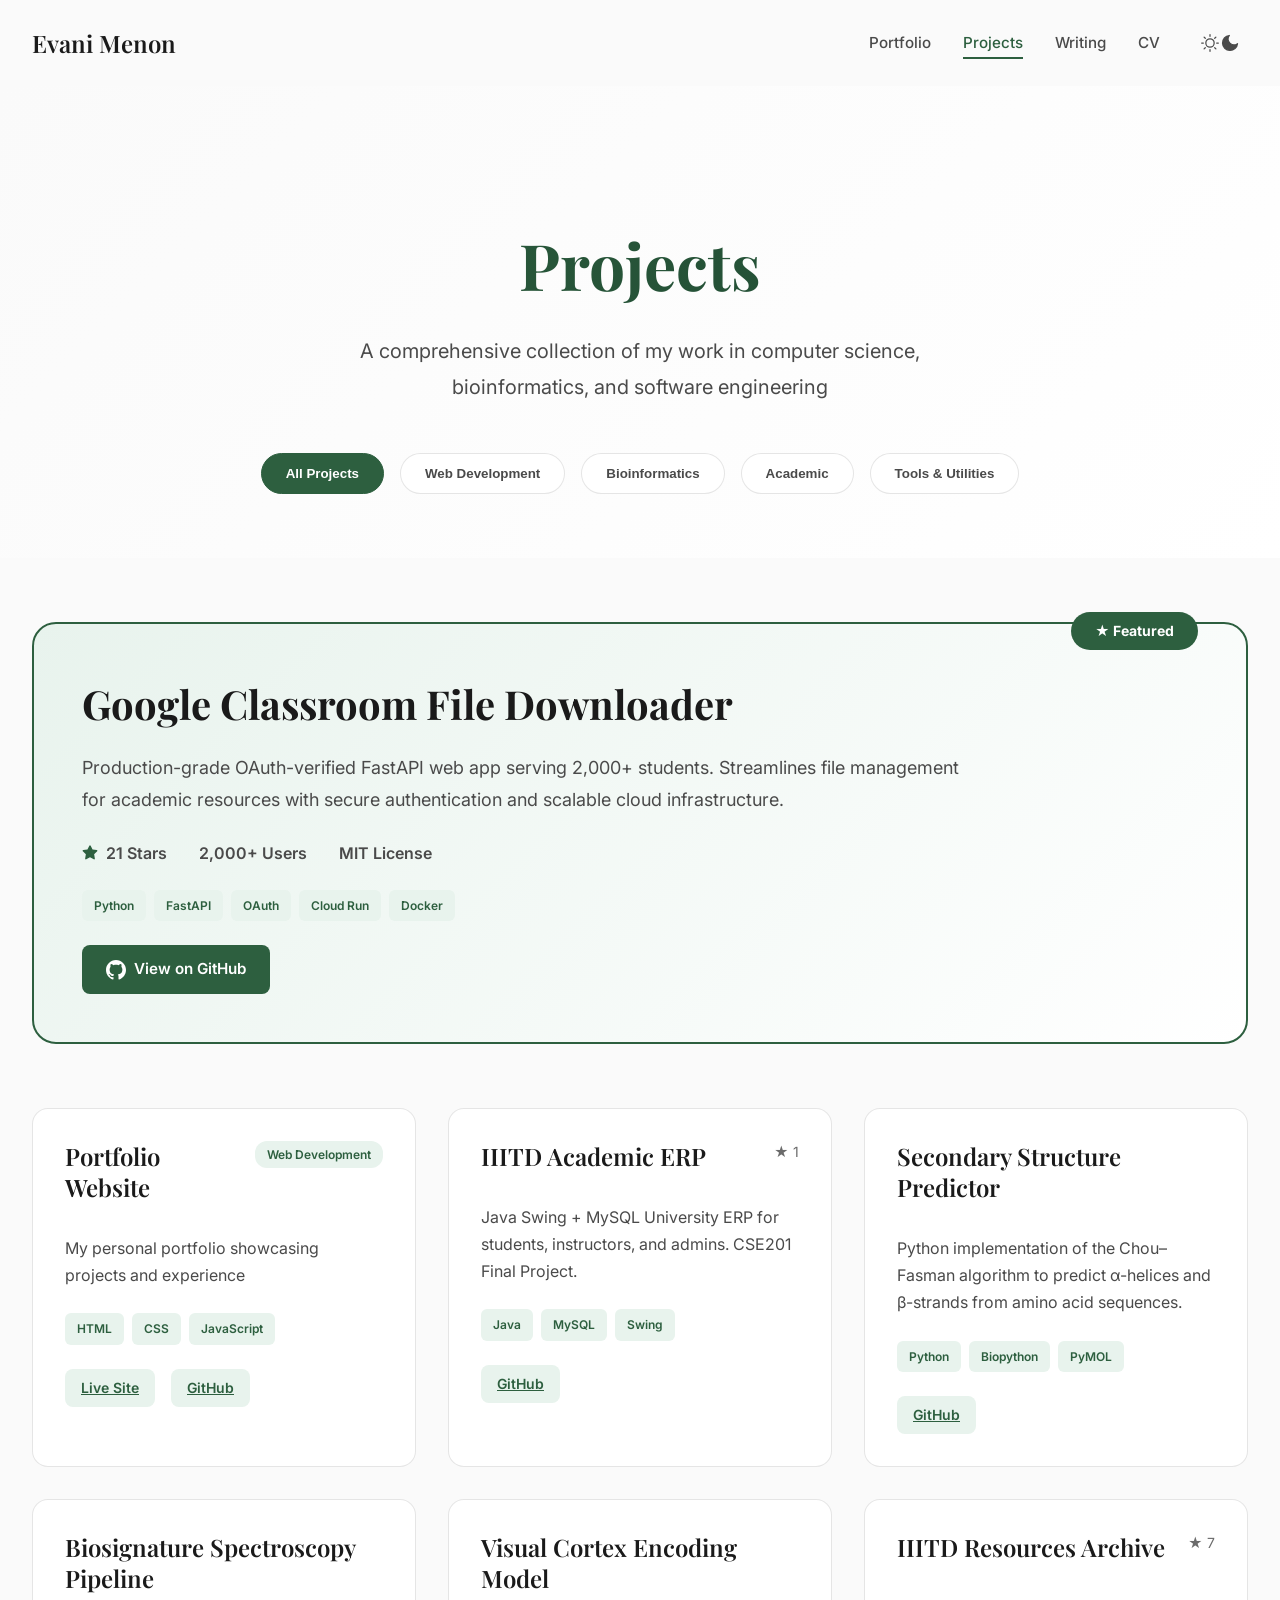
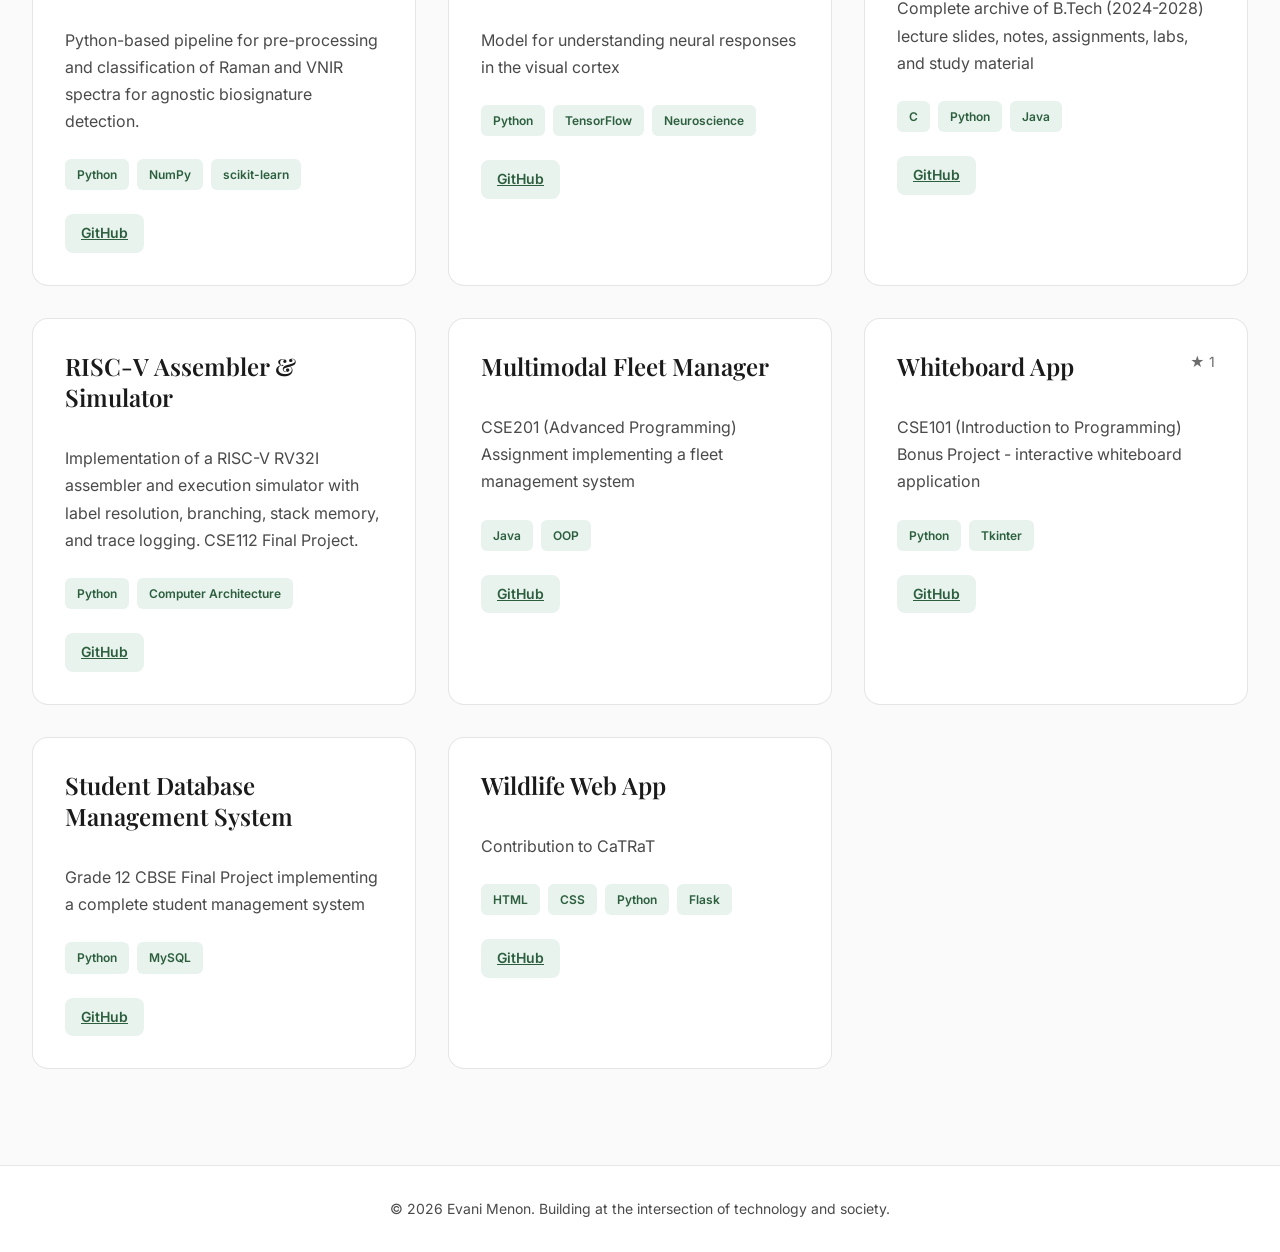
<file: portfolio/projects.html>
<!DOCTYPE html>
<html lang="en">
<head>
    <meta charset="UTF-8">
    <meta name="viewport" content="width=device-width, initial-scale=1.0">
    <title>Projects - Evani Menon</title>
    <meta name="description" content="Explore Evani Menon's projects in computer science, bioinformatics, and software engineering">
    <link rel="icon" type="image/png" href="Images/favicon.png">
    <link rel="stylesheet" href="styles.css">
    <link rel="preconnect" href="https://fonts.googleapis.com">
    <link rel="preconnect" href="https://fonts.gstatic.com" crossorigin>
    <link href="https://fonts.googleapis.com/css2?family=Playfair+Display:wght@400;500;600;700&family=Inter:wght@300;400;500;600;700&display=swap" rel="stylesheet">
</head>
<body>
    <nav class="navbar">
        <div class="nav-container">
            <a href="index.html" class="nav-logo">Evani Menon</a>
            <div class="nav-links">
                <a href="index.html" class="nav-link">Portfolio</a>
                <a href="projects.html" class="nav-link active">Projects</a>
                <a href="writing.html" class="nav-link">Writing</a>
                <a href="cv.html" class="nav-link">CV</a>
                <button class="theme-toggle" id="theme-toggle" aria-label="Toggle theme">
                    <svg width="24" height="24" viewBox="0 0 24 24" fill="none" class="sun-icon">
                        <circle cx="12" cy="12" r="5" stroke="currentColor" stroke-width="1.5"/>
                        <line x1="12" y1="2" x2="12" y2="4" stroke="currentColor" stroke-width="1.5" stroke-linecap="round"/>
                        <line x1="12" y1="20" x2="12" y2="22" stroke="currentColor" stroke-width="1.5" stroke-linecap="round"/>
                        <line x1="4" y1="12" x2="2" y2="12" stroke="currentColor" stroke-width="1.5" stroke-linecap="round"/>
                        <line x1="22" y1="12" x2="20" y2="12" stroke="currentColor" stroke-width="1.5" stroke-linecap="round"/>
                        <line x1="19.07" y1="4.93" x2="17.66" y2="6.34" stroke="currentColor" stroke-width="1.5" stroke-linecap="round"/>
                        <line x1="6.34" y1="17.66" x2="4.93" y2="19.07" stroke="currentColor" stroke-width="1.5" stroke-linecap="round"/>
                        <line x1="19.07" y1="19.07" x2="17.66" y2="17.66" stroke="currentColor" stroke-width="1.5" stroke-linecap="round"/>
                        <line x1="6.34" y1="6.34" x2="4.93" y2="4.93" stroke="currentColor" stroke-width="1.5" stroke-linecap="round"/>
                    </svg>
                    <svg width="24" height="24" viewBox="0 0 24 24" fill="currentColor" class="moon-icon">
                        <path d="M21 12.79A9 9 0 1 1 11.21 3 7 7 0 0 0 21 12.79z" stroke="currentColor" stroke-width="1.5" stroke-linecap="round" stroke-linejoin="round"/>
                    </svg>
                </button>
            </div>
        </div>
    </nav>

    <main class="projects-page">
        <section class="projects-hero">
            <div class="container">
                <h1 class="page-title">Projects</h1>
                <p class="page-subtitle">A comprehensive collection of my work in computer science, bioinformatics, and software engineering</p>
                
                <div class="filter-controls">
                    <button class="filter-btn active" data-filter="all">All Projects</button>
                    <button class="filter-btn" data-filter="web">Web Development</button>
                    <button class="filter-btn" data-filter="bio">Bioinformatics</button>
                    <button class="filter-btn" data-filter="academic">Academic</button>
                    <button class="filter-btn" data-filter="tools">Tools & Utilities</button>
                </div>
            </div>
        </section>

        <section class="projects-grid-section">
            <div class="container">
                <!-- Featured Project -->
                <div class="featured-project" data-category="web tools">
                    <div class="featured-badge">★ Featured</div>
                    <div class="featured-content">
                        <h2 class="featured-title">Google Classroom File Downloader</h2>
                        <p class="featured-description">
                            Production-grade OAuth-verified FastAPI web app serving 2,000+ students. Streamlines file management 
                            for academic resources with secure authentication and scalable cloud infrastructure.
                        </p>
                        <div class="featured-stats">
                            <div class="stat">
                                <svg width="16" height="16" viewBox="0 0 16 16" fill="currentColor">
                                    <path d="M8 .25a.75.75 0 01.673.418l1.882 3.815 4.21.612a.75.75 0 01.416 1.279l-3.046 2.97.719 4.192a.75.75 0 01-1.088.791L8 12.347l-3.766 1.98a.75.75 0 01-1.088-.79l.72-4.194L.818 6.374a.75.75 0 01.416-1.28l4.21-.611L7.327.668A.75.75 0 018 .25z" />
                                </svg>
                                <span>21 Stars</span>
                            </div>
                            <div class="stat">
                                <span>2,000+ Users</span>
                            </div>
                            <div class="stat">
                                <span>MIT License</span>
                            </div>
                        </div>
                        <div class="tech-stack">
                            <span class="tech-tag">Python</span>
                            <span class="tech-tag">FastAPI</span>
                            <span class="tech-tag">OAuth</span>
                            <span class="tech-tag">Cloud Run</span>
                            <span class="tech-tag">Docker</span>
                        </div>
                        <div class="project-links">
                            <a href="https://github.com/evanimenon/google-classroom-downloader" target="_blank" class="project-link">
                                <svg width="20" height="20" viewBox="0 0 24 24" fill="currentColor">
                                    <path d="M12 0c-6.626 0-12 5.373-12 12 0 5.302 3.438 9.8 8.207 11.387.599.111.793-.261.793-.577v-2.234c-3.338.726-4.033-1.416-4.033-1.416-.546-1.387-1.333-1.756-1.333-1.756-1.089-.745.083-.729.083-.729 1.205.084 1.839 1.237 1.839 1.237 1.07 1.834 2.807 1.304 3.492.997.107-.775.418-1.305.762-1.604-2.665-.305-5.467-1.334-5.467-5.931 0-1.311.469-2.381 1.236-3.221-.124-.303-.535-1.524.117-3.176 0 0 1.008-.322 3.301 1.23.957-.266 1.983-.399 3.003-.404 1.02.005 2.047.138 3.006.404 2.291-1.552 3.297-1.23 3.297-1.23.653 1.653.242 2.874.118 3.176.77.84 1.235 1.911 1.235 3.221 0 4.609-2.807 5.624-5.479 5.921.43.372.823 1.102.823 2.222v3.293c0 .319.192.694.801.576 4.765-1.589 8.199-6.086 8.199-11.386 0-6.627-5.373-12-12-12z"/>
                                </svg>
                                View on GitHub
                            </a>
                        </div>
                    </div>
                </div>

                <!-- Project Grid -->
                <div class="projects-grid">
                    <!-- Web Development Projects -->
                    <article class="project-card" data-category="web">
                        <div class="project-header">
                            <h3 class="project-title">Portfolio Website</h3>
                            <div class="project-category">Web Development</div>
                        </div>
                        <p class="project-description">My personal portfolio showcasing projects and experience</p>
                        <div class="tech-stack">
                            <span class="tech-tag">HTML</span>
                            <span class="tech-tag">CSS</span>
                            <span class="tech-tag">JavaScript</span>
                        </div>
                        <div class="project-links">
                            <a href="https://evanimenon.github.io" target="_blank" class="project-link-small">Live Site</a>
                            <a href="https://github.com/evanimenon/evanimenon.github.io" target="_blank" class="project-link-small">GitHub</a>
                        </div>
                    </article>

                    <article class="project-card" data-category="web academic">
                        <div class="project-header">
                            <h3 class="project-title">IIITD Academic ERP</h3>
                            <div class="project-stats">
                                <span>★ 1</span>
                            </div>
                        </div>
                        <p class="project-description">Java Swing + MySQL University ERP for students, instructors, and admins. CSE201 Final Project.</p>
                        <div class="tech-stack">
                            <span class="tech-tag">Java</span>
                            <span class="tech-tag">MySQL</span>
                            <span class="tech-tag">Swing</span>
                        </div>
                        <div class="project-links">
                            <a href="https://github.com/evanimenon/IIITD-Academic-ERP" target="_blank" class="project-link-small">GitHub</a>
                        </div>
                    </article>

                    <!-- Bioinformatics Projects -->
                    <article class="project-card" data-category="bio">
                        <div class="project-header">
                            <h3 class="project-title">Secondary Structure Predictor</h3>
                        </div>
                        <p class="project-description">Python implementation of the Chou–Fasman algorithm to predict α-helices and β-strands from amino acid sequences.</p>
                        <div class="tech-stack">
                            <span class="tech-tag">Python</span>
                            <span class="tech-tag">Biopython</span>
                            <span class="tech-tag">PyMOL</span>
                        </div>
                        <div class="project-links">
                            <a href="https://github.com/evanimenon/secondary-structure-predictor" target="_blank" class="project-link-small">GitHub</a>
                        </div>
                    </article>

                    <article class="project-card" data-category="bio">
                        <div class="project-header">
                            <h3 class="project-title">Biosignature Spectroscopy Pipeline</h3>
                        </div>
                        <p class="project-description">Python-based pipeline for pre-processing and classification of Raman and VNIR spectra for agnostic biosignature detection.</p>
                        <div class="tech-stack">
                            <span class="tech-tag">Python</span>
                            <span class="tech-tag">NumPy</span>
                            <span class="tech-tag">scikit-learn</span>
                        </div>
                        <div class="project-links">
                            <a href="https://github.com/evanimenon/biosignature-spectroscopy-pipeline" target="_blank" class="project-link-small">GitHub</a>
                        </div>
                    </article>

                    <article class="project-card" data-category="bio">
                        <div class="project-header">
                            <h3 class="project-title">Visual Cortex Encoding Model</h3>
                        </div>
                        <p class="project-description">Model for understanding neural responses in the visual cortex</p>
                        <div class="tech-stack">
                            <span class="tech-tag">Python</span>
                            <span class="tech-tag">TensorFlow</span>
                            <span class="tech-tag">Neuroscience</span>
                        </div>
                        <div class="project-links">
                            <a href="https://github.com/evanimenon/visual-cortex-encoding-model" target="_blank" class="project-link-small">GitHub</a>
                        </div>
                    </article>

                    <!-- Academic Projects -->
                    <article class="project-card" data-category="academic">
                        <div class="project-header">
                            <h3 class="project-title">IIITD Resources Archive</h3>
                            <div class="project-stats">
                                <span>★ 7</span>
                            </div>
                        </div>
                        <p class="project-description">Complete archive of B.Tech (2024-2028) lecture slides, notes, assignments, labs, and study material</p>
                        <div class="tech-stack">
                            <span class="tech-tag">C</span>
                            <span class="tech-tag">Python</span>
                            <span class="tech-tag">Java</span>
                        </div>
                        <div class="project-links">
                            <a href="https://github.com/evanimenon/iiitd-resources" target="_blank" class="project-link-small">GitHub</a>
                        </div>
                    </article>

                    <article class="project-card" data-category="academic">
                        <div class="project-header">
                            <h3 class="project-title">RISC-V Assembler & Simulator</h3>
                        </div>
                        <p class="project-description">Implementation of a RISC-V RV32I assembler and execution simulator with label resolution, branching, stack memory, and trace logging. CSE112 Final Project.</p>
                        <div class="tech-stack">
                            <span class="tech-tag">Python</span>
                            <span class="tech-tag">Computer Architecture</span>
                        </div>
                        <div class="project-links">
                            <a href="https://github.com/evanimenon/riscv-assembler-simulator" target="_blank" class="project-link-small">GitHub</a>
                        </div>
                    </article>

                    <article class="project-card" data-category="academic">
                        <div class="project-header">
                            <h3 class="project-title">Multimodal Fleet Manager</h3>
                        </div>
                        <p class="project-description">CSE201 (Advanced Programming) Assignment implementing a fleet management system</p>
                        <div class="tech-stack">
                            <span class="tech-tag">Java</span>
                            <span class="tech-tag">OOP</span>
                        </div>
                        <div class="project-links">
                            <a href="https://github.com/evanimenon/multimodal-fleet-manager" target="_blank" class="project-link-small">GitHub</a>
                        </div>
                    </article>

                    <article class="project-card" data-category="academic tools">
                        <div class="project-header">
                            <h3 class="project-title">Whiteboard App</h3>
                            <div class="project-stats">
                                <span>★ 1</span>
                            </div>
                        </div>
                        <p class="project-description">CSE101 (Introduction to Programming) Bonus Project - interactive whiteboard application</p>
                        <div class="tech-stack">
                            <span class="tech-tag">Python</span>
                            <span class="tech-tag">Tkinter</span>
                        </div>
                        <div class="project-links">
                            <a href="https://github.com/evanimenon/whiteboard-app" target="_blank" class="project-link-small">GitHub</a>
                        </div>
                    </article>

                    <article class="project-card" data-category="academic">
                        <div class="project-header">
                            <h3 class="project-title">Student Database Management System</h3>
                        </div>
                        <p class="project-description">Grade 12 CBSE Final Project implementing a complete student management system</p>
                        <div class="tech-stack">
                            <span class="tech-tag">Python</span>
                            <span class="tech-tag">MySQL</span>
                        </div>
                        <div class="project-links">
                            <a href="https://github.com/evanimenon/student-database-management-system" target="_blank" class="project-link-small">GitHub</a>
                        </div>
                    </article>

                    <!-- Tools & Utilities -->
                    <!-- <article class="project-card" data-category="tools">
                        <div class="project-header">
                            <h3 class="project-title">Competitive Programming Solutions</h3>
                            <div class="project-stats">
                                <span>★ 2</span>
                            </div>
                        </div>
                        <p class="project-description">Collection of competitive programming solutions and algorithms</p>
                        <div class="tech-stack">
                            <span class="tech-tag">C++</span>
                            <span class="tech-tag">Algorithms</span>
                            <span class="tech-tag">Data Structures</span>
                        </div>
                        <div class="project-links">
                            <a href="https://github.com/evanimenon/Competitive-Programming" target="_blank" class="project-link-small">GitHub</a>
                        </div>
                    </article> -->

                    <article class="project-card" data-category="web tools">
                        <div class="project-header">
                            <h3 class="project-title">Wildlife Web App</h3>
                            <!-- <div class="project-badge">Fork</div> -->
                        </div>
                        <p class="project-description">Contribution to CaTRaT</p>
                        <div class="tech-stack">                            
                            <span class="tech-tag">HTML</span>
                            <span class="tech-tag">CSS</span>
                            <span class="tech-tag">Python</span>
                            <span class="tech-tag">Flask</span>
                        </div>
                        <div class="project-links">
                            <a href="https://github.com/evanimenon/Wildlife_webapp" target="_blank" class="project-link-small">GitHub</a>
                        </div>
                    </article>

                </div>
            </div>
        </section>
    </main>

    <footer class="footer">
        <div class="container">
            <p>© 2026 Evani Menon. Building at the intersection of technology and society.</p>
        </div>
    </footer>

    <script src="script.js"></script>
    <script>
        // Project filtering
        const filterBtns = document.querySelectorAll('.filter-btn');
        const projectCards = document.querySelectorAll('[data-category]');

        filterBtns.forEach(btn => {
            btn.addEventListener('click', () => {
                const filter = btn.dataset.filter;
                
                // Update active button
                filterBtns.forEach(b => b.classList.remove('active'));
                btn.classList.add('active');
                
                // Filter projects
                projectCards.forEach(card => {
                    if (filter === 'all') {
                        card.style.display = '';
                        setTimeout(() => card.classList.add('visible'), 10);
                    } else {
                        const categories = card.dataset.category.split(' ');
                        if (categories.includes(filter)) {
                            card.style.display = '';
                            setTimeout(() => card.classList.add('visible'), 10);
                        } else {
                            card.classList.remove('visible');
                            setTimeout(() => card.style.display = 'none', 300);
                        }
                    }
                });
            });
        });

        // Initial animation
        setTimeout(() => {
            projectCards.forEach((card, index) => {
                setTimeout(() => card.classList.add('visible'), index * 50);
            });
        }, 100);
    </script>
</body>
</html>
</file>
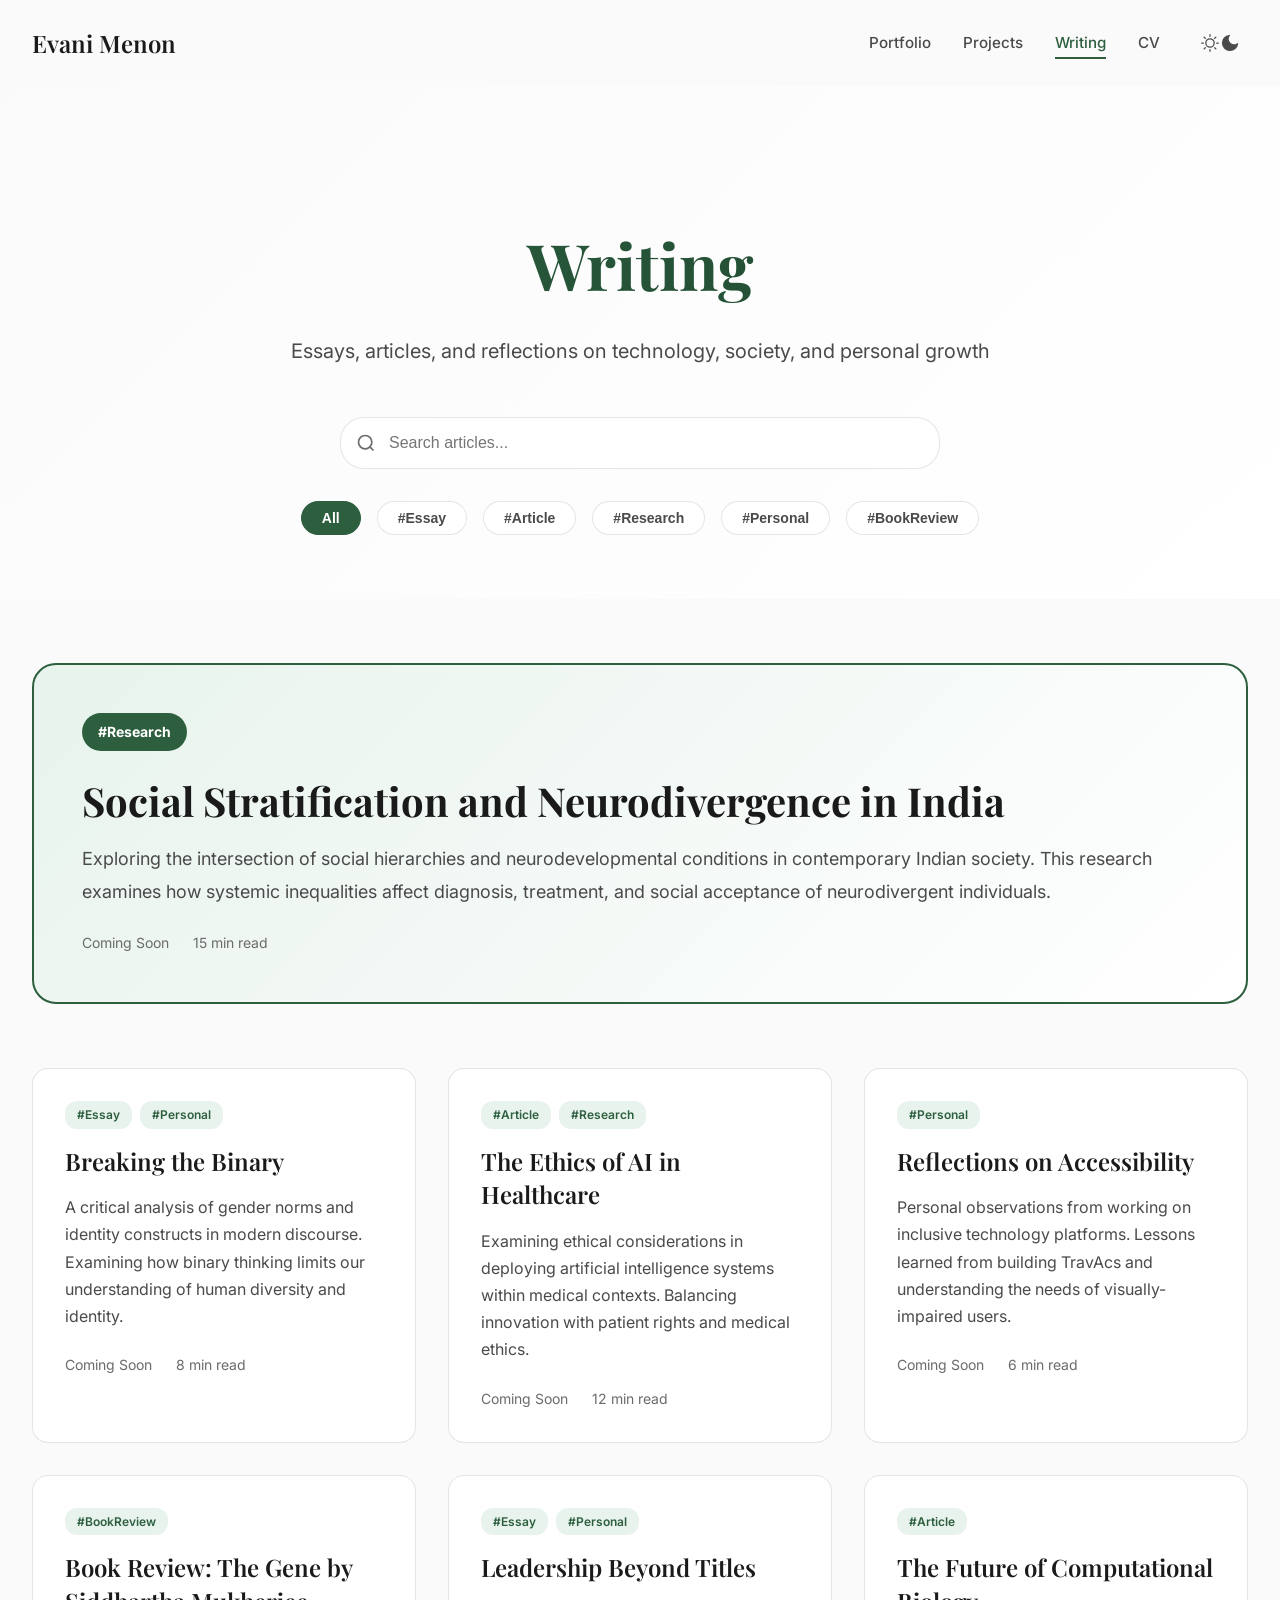
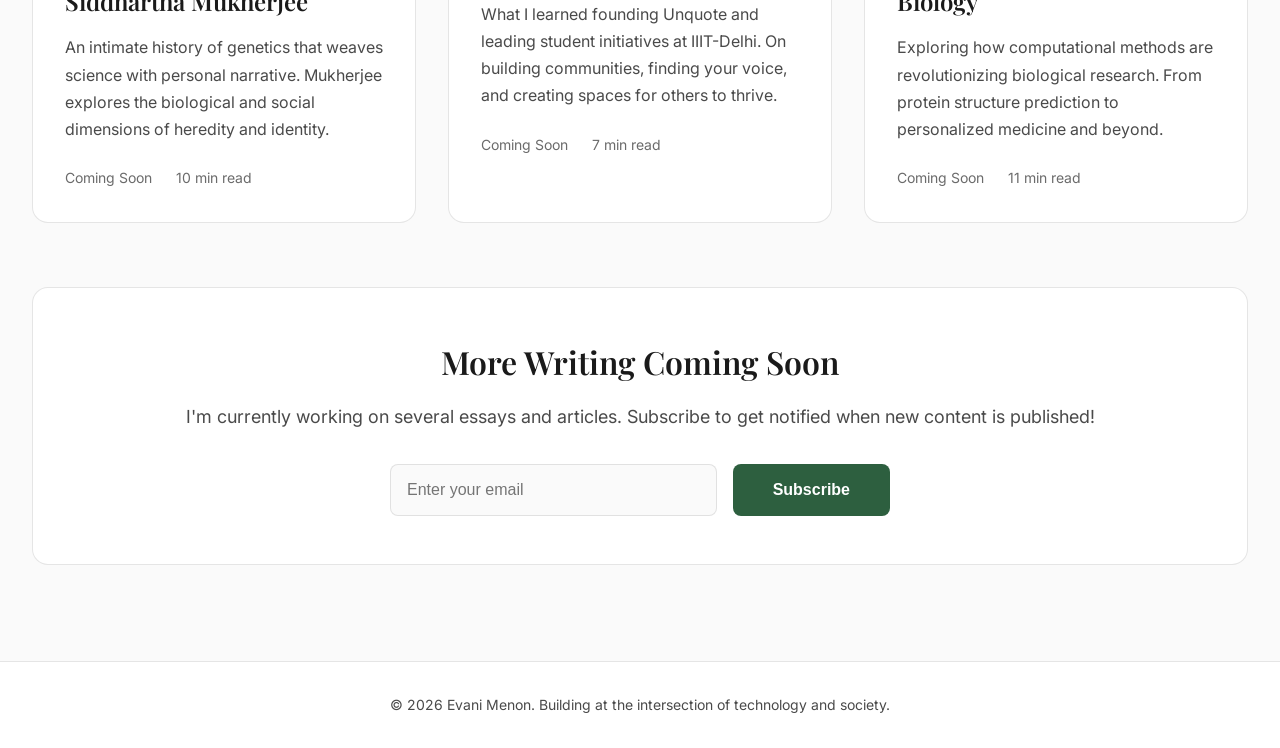
<file: portfolio/writing.html>
<!DOCTYPE html>
<html lang="en">
<head>
    <meta charset="UTF-8">
    <meta name="viewport" content="width=device-width, initial-scale=1.0">
    <title>Writing - Evani Menon</title>
    <meta name="description" content="Essays, articles, and reflections on technology, society, and personal growth by Evani Menon">
    <link rel="icon" type="image/png" href="Images/favicon.png">
    <link rel="stylesheet" href="styles.css">
    <link rel="preconnect" href="https://fonts.googleapis.com">
    <link rel="preconnect" href="https://fonts.gstatic.com" crossorigin>
    <link href="https://fonts.googleapis.com/css2?family=Playfair+Display:wght@400;500;600;700&family=Inter:wght@300;400;500;600;700&display=swap" rel="stylesheet">
</head>
<body>
    <nav class="navbar">
        <div class="nav-container">
            <a href="index.html" class="nav-logo">Evani Menon</a>
            <div class="nav-links">
                <a href="index.html" class="nav-link">Portfolio</a>
                <a href="projects.html" class="nav-link">Projects</a>
                <a href="writing.html" class="nav-link active">Writing</a>
                <a href="cv.html" class="nav-link">CV</a>
                <button class="theme-toggle" id="theme-toggle" aria-label="Toggle theme">
                    <svg width="24" height="24" viewBox="0 0 24 24" fill="none" class="sun-icon">
                        <circle cx="12" cy="12" r="5" stroke="currentColor" stroke-width="1.5"/>
                        <line x1="12" y1="2" x2="12" y2="4" stroke="currentColor" stroke-width="1.5" stroke-linecap="round"/>
                        <line x1="12" y1="20" x2="12" y2="22" stroke="currentColor" stroke-width="1.5" stroke-linecap="round"/>
                        <line x1="4" y1="12" x2="2" y2="12" stroke="currentColor" stroke-width="1.5" stroke-linecap="round"/>
                        <line x1="22" y1="12" x2="20" y2="12" stroke="currentColor" stroke-width="1.5" stroke-linecap="round"/>
                        <line x1="19.07" y1="4.93" x2="17.66" y2="6.34" stroke="currentColor" stroke-width="1.5" stroke-linecap="round"/>
                        <line x1="6.34" y1="17.66" x2="4.93" y2="19.07" stroke="currentColor" stroke-width="1.5" stroke-linecap="round"/>
                        <line x1="19.07" y1="19.07" x2="17.66" y2="17.66" stroke="currentColor" stroke-width="1.5" stroke-linecap="round"/>
                        <line x1="6.34" y1="6.34" x2="4.93" y2="4.93" stroke="currentColor" stroke-width="1.5" stroke-linecap="round"/>
                    </svg>
                    <svg width="24" height="24" viewBox="0 0 24 24" fill="currentColor" class="moon-icon">
                        <path d="M21 12.79A9 9 0 1 1 11.21 3 7 7 0 0 0 21 12.79z" stroke="currentColor" stroke-width="1.5" stroke-linecap="round" stroke-linejoin="round"/>
                    </svg>
                </button>
            </div>
        </div>
    </nav>

    <main class="writing-page">
        <section class="writing-hero">
            <div class="container">
                <h1 class="page-title">Writing</h1>
                <p class="page-subtitle">Essays, articles, and reflections on technology, society, and personal growth</p>
                
                <div class="search-filter">
                    <div class="search-box">
                        <svg width="20" height="20" viewBox="0 0 24 24" fill="none" stroke="currentColor" stroke-width="2">
                            <circle cx="11" cy="11" r="8"/>
                            <path d="m21 21-4.35-4.35"/>
                        </svg>
                        <input type="text" id="search-input" placeholder="Search articles..." />
                    </div>
                    
                    <div class="tag-filters">
                        <button class="tag-btn active" data-tag="all">All</button>
                        <button class="tag-btn" data-tag="essay">#Essay</button>
                        <button class="tag-btn" data-tag="article">#Article</button>
                        <button class="tag-btn" data-tag="research">#Research</button>
                        <button class="tag-btn" data-tag="personal">#Personal</button>
                        <button class="tag-btn" data-tag="bookreview">#BookReview</button>
                    </div>
                </div>
            </div>
        </section>

        <section class="writing-content">
            <div class="container">
                <div class="featured-writing">
                    <article class="featured-post" data-tags="research article">
                        <div class="featured-post-tag">#Research</div>
                        <h2 class="featured-post-title">Social Stratification and Neurodivergence in India</h2>
                        <p class="featured-post-excerpt">
                            Exploring the intersection of social hierarchies and neurodevelopmental conditions in contemporary Indian society.
                            This research examines how systemic inequalities affect diagnosis, treatment, and social acceptance of neurodivergent individuals.
                        </p>
                        <div class="post-meta">
                            <span class="post-date">Coming Soon</span>
                            <span class="post-readtime">15 min read</span>
                        </div>
                    </article>
                </div>

                <div class="posts-grid">
                    <article class="post-card" data-tags="essay personal">
                        <div class="post-tags">
                            <span class="post-tag">#Essay</span>
                            <span class="post-tag">#Personal</span>
                        </div>
                        <h3 class="post-title">Breaking the Binary</h3>
                        <p class="post-excerpt">
                            A critical analysis of gender norms and identity constructs in modern discourse. Examining how binary thinking 
                            limits our understanding of human diversity and identity.
                        </p>
                        <div class="post-meta">
                            <span class="post-date">Coming Soon</span>
                            <span class="post-readtime">8 min read</span>
                        </div>
                    </article>

                    <article class="post-card" data-tags="article research">
                        <div class="post-tags">
                            <span class="post-tag">#Article</span>
                            <span class="post-tag">#Research</span>
                        </div>
                        <h3 class="post-title">The Ethics of AI in Healthcare</h3>
                        <p class="post-excerpt">
                            Examining ethical considerations in deploying artificial intelligence systems within medical contexts. 
                            Balancing innovation with patient rights and medical ethics.
                        </p>
                        <div class="post-meta">
                            <span class="post-date">Coming Soon</span>
                            <span class="post-readtime">12 min read</span>
                        </div>
                    </article>

                    <article class="post-card" data-tags="personal">
                        <div class="post-tags">
                            <span class="post-tag">#Personal</span>
                        </div>
                        <h3 class="post-title">Reflections on Accessibility</h3>
                        <p class="post-excerpt">
                            Personal observations from working on inclusive technology platforms. Lessons learned from building 
                            TravAcs and understanding the needs of visually-impaired users.
                        </p>
                        <div class="post-meta">
                            <span class="post-date">Coming Soon</span>
                            <span class="post-readtime">6 min read</span>
                        </div>
                    </article>

                    <article class="post-card" data-tags="bookreview">
                        <div class="post-tags">
                            <span class="post-tag">#BookReview</span>
                        </div>
                        <h3 class="post-title">Book Review: The Gene by Siddhartha Mukherjee</h3>
                        <p class="post-excerpt">
                            An intimate history of genetics that weaves science with personal narrative. Mukherjee explores the 
                            biological and social dimensions of heredity and identity.
                        </p>
                        <div class="post-meta">
                            <span class="post-date">Coming Soon</span>
                            <span class="post-readtime">10 min read</span>
                        </div>
                    </article>

                    <article class="post-card" data-tags="essay personal">
                        <div class="post-tags">
                            <span class="post-tag">#Essay</span>
                            <span class="post-tag">#Personal</span>
                        </div>
                        <h3 class="post-title">Leadership Beyond Titles</h3>
                        <p class="post-excerpt">
                            What I learned founding Unquote and leading student initiatives at IIIT-Delhi. On building communities, 
                            finding your voice, and creating spaces for others to thrive.
                        </p>
                        <div class="post-meta">
                            <span class="post-date">Coming Soon</span>
                            <span class="post-readtime">7 min read</span>
                        </div>
                    </article>

                    <article class="post-card" data-tags="article">
                        <div class="post-tags">
                            <span class="post-tag">#Article</span>
                        </div>
                        <h3 class="post-title">The Future of Computational Biology</h3>
                        <p class="post-excerpt">
                            Exploring how computational methods are revolutionizing biological research. From protein structure 
                            prediction to personalized medicine and beyond.
                        </p>
                        <div class="post-meta">
                            <span class="post-date">Coming Soon</span>
                            <span class="post-readtime">11 min read</span>
                        </div>
                    </article>
                </div>

                <div class="coming-soon-notice">
                    <div class="notice-content">
                        <h3>More Writing Coming Soon</h3>
                        <p>I'm currently working on several essays and articles. Subscribe to get notified when new content is published!</p>
                        <form class="subscribe-form">
                            <input type="email" placeholder="Enter your email" required>
                            <button type="submit" class="btn btn-primary">Subscribe</button>
                        </form>
                    </div>
                </div>
            </div>
        </section>
    </main>

    <footer class="footer">
        <div class="container">
            <p>© 2026 Evani Menon. Building at the intersection of technology and society.</p>
        </div>
    </footer>

    <script src="script.js"></script>
    <script>
        // Search functionality
        const searchInput = document.getElementById('search-input');
        const postCards = document.querySelectorAll('.post-card, .featured-post');
        
        searchInput.addEventListener('input', (e) => {
            const searchTerm = e.target.value.toLowerCase();
            
            postCards.forEach(card => {
                const title = card.querySelector('.post-title, .featured-post-title').textContent.toLowerCase();
                const excerpt = card.querySelector('.post-excerpt, .featured-post-excerpt').textContent.toLowerCase();
                
                if (title.includes(searchTerm) || excerpt.includes(searchTerm)) {
                    card.style.display = '';
                } else {
                    card.style.display = 'none';
                }
            });
        });
        
        // Tag filtering
        const tagBtns = document.querySelectorAll('.tag-btn');
        
        tagBtns.forEach(btn => {
            btn.addEventListener('click', () => {
                const tag = btn.dataset.tag;
                
                // Update active button
                tagBtns.forEach(b => b.classList.remove('active'));
                btn.classList.add('active');
                
                // Clear search
                searchInput.value = '';
                
                // Filter posts
                postCards.forEach(card => {
                    const tags = card.dataset.tags || '';
                    
                    if (tag === 'all' || tags.includes(tag)) {
                        card.style.display = '';
                        setTimeout(() => card.classList.add('visible'), 10);
                    } else {
                        card.classList.remove('visible');
                        setTimeout(() => card.style.display = 'none', 300);
                    }
                });
            });
        });
        
        // Subscribe form
        document.querySelector('.subscribe-form').addEventListener('submit', (e) => {
            e.preventDefault();
            alert('Thank you for subscribing! You\'ll be notified when new content is published.');
            e.target.reset();
        });
        
        // Initial animation
        setTimeout(() => {
            postCards.forEach((card, index) => {
                setTimeout(() => card.classList.add('visible'), index * 100);
            });
        }, 100);
    </script>
</body>
</html>
</file>
<file: styles.css>
/* ─────────────────────────────────────────────
   Evani Menon · Personal Site
   Aesthetic: Academic researcher — cream ivory,
   forest green accents, Playfair + Lora serif,
   editorial density, no AI-pill bloat
   ───────────────────────────────────────────── */

@import url('https://fonts.googleapis.com/css2?family=Playfair+Display:ital,wght@0,400;0,600;0,700;1,400;1,600&family=Lora:ital,wght@0,400;0,500;1,400&family=DM+Sans:wght@300;400;500&display=swap');

/* ── Tokens ──────────────────────────────────── */
:root {
  --bg:        #f5f0e8;
  --bg2:       #ede7d9;
  --text:      #1a1a14;
  --muted:     #5a5446;
  --faint:     #8a8070;
  --accent:    #2d5a2d;
  --accent2:   #4a7c59;
  --border:    #d4cbbe;
  --border2:   #c2b9a8;
  --link:      #2d5a2d;

  --font-head: 'Playfair Display', Georgia, serif;
  --font-body: 'Lora', Georgia, serif;
  --font-ui:   'DM Sans', sans-serif;

  --max-w:     860px;
  --nav-h:     56px;
  --radius:    3px;
}

[data-theme="dark"] {
  --bg:        #141410;
  --bg2:       #1c1c17;
  --text:      #ede7d9;
  --muted:     #a89f8e;
  --faint:     #6e6556;
  --accent:    #7ab87a;
  --accent2:   #5a9e6a;
  --border:    #2e2d26;
  --border2:   #3a3830;
  --link:      #7ab87a;
}

/* ── Reset ───────────────────────────────────── */
*, *::before, *::after { box-sizing: border-box; margin: 0; padding: 0; }

html {
  font-size: 17px;
  scroll-behavior: smooth;
  -webkit-text-size-adjust: 100%;
}

body {
  font-family: var(--font-body);
  background: var(--bg);
  color: var(--text);
  line-height: 1.7;
  min-height: 100vh;
  display: flex;
  flex-direction: column;
  transition: background 0.25s, color 0.25s;
}

main { flex: 1; }

a {
  color: var(--link);
  text-decoration: none;
  transition: opacity 0.15s;
}
a:hover { opacity: 0.72; }

ul { list-style: disc; padding-left: 1.25rem; }
li { margin-bottom: 0.2rem; }

p + p { margin-top: 0.65rem; }

/* ── Nav ─────────────────────────────────────── */
.nav {
  position: sticky;
  top: 0;
  z-index: 100;
  background: var(--bg);
  border-bottom: 1px solid var(--border);
  height: var(--nav-h);
}

.nav-container {
  max-width: var(--max-w);
  margin: 0 auto;
  padding: 0 2rem;
  height: 100%;
  display: flex;
  align-items: center;
  gap: 2rem;
}

.nav-logo {
  font-family: var(--font-head);
  font-weight: 600;
  font-size: 1.0625rem;
  color: var(--text);
  letter-spacing: 0.01em;
  margin-right: auto;
}

.nav-links {
  display: flex;
  gap: 0.25rem;
  font-family: var(--font-ui);
}

.nav-link {
  font-size: 0.8125rem;
  font-weight: 400;
  color: var(--muted);
  padding: 0.35rem 0.65rem;
  border-radius: var(--radius);
  letter-spacing: 0.02em;
  transition: color 0.15s, background 0.15s;
}
.nav-link:hover { color: var(--text); opacity: 1; }
.nav-link.active { color: var(--accent); font-weight: 500; }

/* ── Theme toggle ────────────────────────────── */
.theme-toggle {
  background: none;
  border: 1px solid var(--border);
  color: var(--muted);
  cursor: pointer;
  width: 32px;
  height: 32px;
  border-radius: 50%;
  display: flex;
  align-items: center;
  justify-content: center;
  transition: border-color 0.2s, color 0.2s;
  flex-shrink: 0;
}
.theme-toggle:hover { border-color: var(--accent); color: var(--accent); }

[data-theme="dark"] .sun-icon  { display: none; }
[data-theme="light"] .moon-icon { display: none; }
.moon-icon { display: none; }
[data-theme="dark"] .moon-icon { display: block; }

/* ── Page shell ──────────────────────────────── */
.page-wrap {
  max-width: var(--max-w);
  margin: 0 auto;
  padding: 3rem 2rem 5rem;
}

/* ── Typography ──────────────────────────────── */
.page-title {
  font-family: var(--font-head);
  font-size: clamp(2rem, 5vw, 3rem);
  font-weight: 700;
  line-height: 1.15;
  letter-spacing: -0.01em;
  color: var(--text);
}

.page-sub {
  font-family: var(--font-body);
  font-size: 0.9375rem;
  color: var(--muted);
  margin-top: 0.5rem;
  font-style: italic;
}

.section-label {
  font-family: var(--font-ui);
  font-size: 0.6875rem;
  font-weight: 500;
  letter-spacing: 0.12em;
  text-transform: uppercase;
  color: var(--faint);
  margin-bottom: 1.75rem;
}

/* ── Tag (underline only, no pill) ───────────── */
.tag {
  font-family: var(--font-ui);
  font-size: 0.75rem;
  color: var(--muted);
  border-bottom: 1px solid var(--border2);
  padding-bottom: 1px;
  letter-spacing: 0.01em;
}

/* ── Buttons ─────────────────────────────────── */
.btn {
  font-family: var(--font-ui);
  font-size: 0.8125rem;
  font-weight: 500;
  border-radius: var(--radius);
  padding: 0.55rem 1.1rem;
  cursor: pointer;
  transition: all 0.2s;
  display: inline-block;
  letter-spacing: 0.02em;
}
.btn-primary {
  background: var(--accent);
  color: #f5f0e8;
  border: 1px solid var(--accent);
}
.btn-primary:hover { background: var(--accent2); border-color: var(--accent2); opacity: 1; }

.btn-outline {
  background: transparent;
  color: var(--accent);
  border: 1px solid var(--accent);
}
.btn-outline:hover { background: var(--accent); color: #f5f0e8; opacity: 1; }

/* ── Social row ──────────────────────────────── */
.social-row {
  display: flex;
  flex-wrap: wrap;
  gap: 0.25rem 1.25rem;
  font-family: var(--font-ui);
  font-size: 0.8125rem;
}
.social-row a {
  display: flex;
  align-items: center;
  gap: 0.35rem;
  color: var(--muted);
  border-bottom: 1px solid var(--border2);
  padding-bottom: 1px;
}
.social-row a:hover { color: var(--accent); border-color: var(--accent); opacity: 1; }

/* ── Hero ────────────────────────────────────── */
.hero-section {
  padding-bottom: 3rem;
  border-bottom: 1px solid var(--border);
}

.hero-grid {
  display: flex;
  justify-content: space-between;
  align-items: center;
  gap: 3.5rem;
}

.hero-text {
  flex: 1.3;
}

.hero-bio {
  font-family: var(--font-ui);
  font-size: 0.9375rem;
  color: var(--muted);
  line-height: 1.8;
  max-width: 520px;
  margin: 0.75rem 0 1.5rem;
}

.hero-photo {
  width: 250px;
  height: 250px;
  border-radius: 12px;
  object-fit: cover;
  border: 1px solid var(--border);
  flex-shrink: 0;
  filter: grayscale(15%);
  box-shadow: 0 4px 20px rgba(0, 0, 0, 0.04);
}

/* ── Journey section ─────────────────────────── */
.journey-section {
  padding-top: 3rem;
}

/* ── Timeline ────────────────────────────────── */
.timeline {
  display: flex;
  flex-direction: column;
}

/* Each group: two-column grid — month | items-block */
.tl-group {
  display: grid;
  grid-template-columns: 88px 1fr;
  gap: 0 1.5rem;
}

/* Items column carries the vertical line */
.tl-items {
  border-left: 1px solid var(--border);
  padding-left: 1.5rem;
}

.tl-month {
  font-family: var(--font-ui);
  font-size: 0.6375rem;
  font-weight: 500;
  letter-spacing: 0.07em;
  text-transform: uppercase;
  color: var(--faint);
  text-align: right;
  padding-top: 0.6rem;
  position: relative;
}

/* Dot on the vertical line */
.tl-month::after {
  content: '';
  position: absolute;
  right: -1.5rem;
  top: 0.88rem;
  width: 5px;
  height: 5px;
  border-radius: 50%;
  background: var(--accent2);
  opacity: 0.55;
  translate: 50% 0;
}

/* Each row inside .tl-items */
.tl-item {
  display: flex;
  flex-wrap: wrap;
  align-items: baseline;
  gap: 0 0.45rem;
  padding: 0.5rem 0;
  border-bottom: 1px solid var(--border);
  line-height: 1.55;
}

.tl-item:last-child { border-bottom: none; }

.tl-kind {
  font-family: var(--font-ui);
  font-size: 0.595rem;
  font-weight: 500;
  letter-spacing: 0.1em;
  text-transform: uppercase;
  color: var(--accent);
  white-space: nowrap;
  flex-shrink: 0;
}

.tl-sep {
  color: var(--border2);
  font-size: 0.8rem;
  flex-shrink: 0;
}

.tl-title {
  font-family: var(--font-body);
  font-weight: 500;
  color: var(--text);
  font-size: 0.8125rem;
  flex-shrink: 0;
}

.tl-desc {
  color: var(--muted);
  font-family: var(--font-ui);
  font-size: 0.8rem;
  font-style: italic;
}

.tl-desc a {
  text-decoration: none !important;
}

/* ── Contact section ─────────────────────────── */
.contact-section {
  padding-top: 3.5rem;
  margin-top: 0.5rem;
  border-top: 1px solid var(--border);
}

/* ── Projects ─────────────────────────────────────── */

.filter-btn {
  background: none;
  border: none;
  cursor: pointer;
  font-family: var(--font-ui);
  font-size: 0.8rem;
  font-weight: 400;
  color: var(--muted);
  padding: 0.3rem 0.6rem;
  border-bottom: 2px solid transparent;
  transition: color 0.15s, border-color 0.15s;
  letter-spacing: 0.02em;
}
.filter-btn:hover { color: var(--text); }
.filter-btn.active { color: var(--accent); border-bottom-color: var(--accent); font-weight: 500; }

.proj-grid {
  columns: 2;
  column-gap: 1.5rem;
  margin-top: 2rem;
}

.proj-card {
  break-inside: avoid;
  margin-bottom: 1.5rem;
}

.proj-card.featured {
  column-span: all;
}
.proj-card {
  border: 1px solid var(--border);
  border-radius: 6px;
  background: var(--bg);
  overflow: hidden;
  display: flex;
  flex-direction: column;
  transition: border-color 0.2s, box-shadow 0.2s;
}
.proj-card:hover {
  border-color: var(--border2);
  box-shadow: 0 2px 16px rgba(0,0,0,0.05);
}

.proj-media {
  position: relative;
  height: 200px;
  background: var(--bg2);
  border-bottom: 1px solid var(--border);
  overflow: hidden;
  flex-shrink: 0;
}
.proj-card.featured .proj-media { height: 260px; }

.proj-media img {
  position: absolute;
  inset: 0;
  width: 100%;
  height: 100%;
  object-fit: contain;
  background: var(--border);
  opacity: 0;
  transition: opacity 0.45s ease;
}
.proj-media img.active { opacity: 1; }

.proj-media-placeholder {
  width: 100%;
  height: 100%;
  display: flex;
  flex-direction: column;
  align-items: center;
  justify-content: center;
  gap: 0.5rem;
  color: var(--faint);
  font-family: var(--font-ui);
  font-size: 0.75rem;
  letter-spacing: 0.04em;
}
.proj-media-placeholder svg { opacity: 0.3; }

.slide-dots {
  position: absolute;
  bottom: 8px;
  left: 50%;
  translate: -50% 0;
  display: flex;
  gap: 5px;
  z-index: 2;
}
.slide-dot {
  width: 5px;
  height: 5px;
  border-radius: 50%;
  background: rgba(255,255,255,0.5);
  cursor: pointer;
  border: none;
  padding: 0;
  transition: background 0.2s, transform 0.2s;
}
.slide-dot.active { background: rgba(255,255,255,0.95); transform: scale(1.25); }

.slide-arrow {
  position: absolute;
  top: 50%;
  translate: 0 -50%;
  background: rgba(255,255,255,0.18);
  backdrop-filter: blur(4px);
  border: 1px solid rgba(255,255,255,0.25);
  color: white;
  width: 26px;
  height: 26px;
  border-radius: 50%;
  cursor: pointer;
  display: flex;
  align-items: center;
  justify-content: center;
  z-index: 2;
  font-size: 0.85rem;
  line-height: 1;
  opacity: 0;
  transition: opacity 0.2s;
}
.proj-media:hover .slide-arrow { opacity: 1; }
.slide-arrow.prev { left: 8px; }
.slide-arrow.next { right: 8px; }
.slide-arrow:hover { background: rgba(255,255,255,0.32); }

.proj-body {
  padding: 1.1rem 1.25rem 1.25rem;
  display: flex;
  flex-direction: column;
  flex: 1;
  gap: 0.5rem;
}
.proj-card.featured .proj-body { padding: 1.35rem 1.5rem 1.5rem; }

.proj-card-name {
  font-family: var(--font-head);
  font-size: 1rem;
  font-weight: 600;
  color: var(--text);
  line-height: 1.25;
}
.proj-card.featured .proj-card-name { font-size: 1.1875rem; }

.proj-card-desc {
  font-family: var(--font-ui);
  font-size: 0.8rem;
  color: var(--muted);
  line-height: 1.65;
}
.proj-card.featured .proj-card-desc { font-size: 0.8375rem; }

.proj-card-tags { display: flex; flex-wrap: wrap; gap: 0.4rem 0.9rem; margin-top: 0.15rem; }

.proj-card-footer {
  display: flex;
  align-items: center;
  justify-content: space-between;
  margin-top: auto;
  padding-top: 0.75rem;
  border-top: 1px solid var(--border);
  gap: 0.75rem;
  flex-wrap: wrap;
}

.proj-card-link {
  font-family: var(--font-ui);
  font-size: 0.75rem;
  color: var(--muted);
  border-bottom: 1px solid var(--border2);
  padding-bottom: 1px;
  white-space: nowrap;
}
.proj-card-link:hover { color: var(--accent); border-color: var(--accent); opacity: 1; }

.pdf-toggle-btn {
  font-family: var(--font-ui);
  font-size: 0.75rem;
  font-weight: 500;
  color: var(--accent);
  background: none;
  border: 1px solid var(--border2);
  border-radius: var(--radius);
  padding: 0.3rem 0.65rem;
  cursor: pointer;
  letter-spacing: 0.02em;
  transition: border-color 0.15s, background 0.15s;
  white-space: nowrap;
  display: inline-flex;
  align-items: center;
  gap: 0.35rem;
}
.pdf-toggle-btn:hover { border-color: var(--accent); background: var(--bg2); }
.pdf-toggle-btn .chevron { transition: rotate 0.25s; }
.pdf-toggle-btn.open .chevron { rotate: 180deg; }

.pdf-panel {
  max-height: 0;
  overflow: hidden;
  transition: max-height 0.45s cubic-bezier(0.4,0,0.2,1);
}
.pdf-panel.open {
  max-height: 520px;
  border-top: 1px solid var(--border);
}
.pdf-panel iframe { width: 100%; height: 500px; border: none; display: block; }

.featured-badge {
  display: inline-flex;
  align-items: center;
  gap: 0.3rem;
  font-family: var(--font-ui);
  font-size: 0.6rem;
  font-weight: 500;
  letter-spacing: 0.1em;
  text-transform: uppercase;
  color: var(--accent2);
  background: var(--bg2);
  border: 1px solid var(--border);
  border-radius: 2px;
  padding: 0.15rem 0.5rem;
  margin-bottom: 0.2rem;
  align-self: flex-start;
}

/* ── Writing ─────────────────────────────────── */
.search-wrap {
  display: flex;
  align-items: center;
  gap: 0.6rem;
  border: 1px solid var(--border);
  border-radius: var(--radius);
  padding: 0.55rem 0.85rem;
  margin: 1.5rem 0 1rem;
  background: var(--bg2);
  color: var(--muted);
  font-family: var(--font-ui);
}
.search-wrap input {
  border: none;
  background: none;
  outline: none;
  font-family: var(--font-ui);
  font-size: 0.875rem;
  color: var(--text);
  width: 100%;
}
.search-wrap input::placeholder { color: var(--faint); }

.tag-row {
  display: flex;
  flex-wrap: wrap;
  gap: 0.25rem;
  margin-bottom: 1.75rem;
}

.tag-btn {
  background: none;
  border: none;
  cursor: pointer;
  font-family: var(--font-ui);
  font-size: 0.8rem;
  color: var(--muted);
  padding: 0.3rem 0.6rem;
  border-bottom: 2px solid transparent;
  transition: color 0.15s, border-color 0.15s;
}
.tag-btn:hover { color: var(--text); }
.tag-btn.active { color: var(--accent); border-bottom-color: var(--accent); font-weight: 500; }

.writing-list {
  display: flex;
  flex-direction: column;
}

.writing-item {
  display: flex;
  justify-content: space-between;
  align-items: baseline;
  gap: 1.5rem;
  padding: 1.1rem 0;
  border-bottom: 1px solid var(--border);
}
.writing-item:first-child { border-top: 1px solid var(--border); }

.writing-title {
  font-family: var(--font-head);
  font-size: 1rem;
  font-weight: 500;
  margin-bottom: 0.2rem;
}
.writing-title a { color: var(--text); }
.writing-title a:hover { color: var(--accent); }

.writing-excerpt {
  font-family: var(--font-ui);
  font-size: 0.8125rem;
  color: var(--muted);
  line-height: 1.55;
  margin-bottom: 0.35rem;
}

.writing-meta {
  display: flex;
  gap: 0.75rem;
  font-family: var(--font-ui);
}

.writing-date {
  font-family: var(--font-ui);
  font-size: 0.75rem;
  color: var(--faint);
  white-space: nowrap;
  flex-shrink: 0;
}

/* ── CV ──────────────────────────────────────── */
.cv-block {
  padding: 2.25rem 0;
  border-bottom: 1px solid var(--border);
}
.cv-block:first-of-type { padding-top: 0; }
.cv-block:last-of-type { border-bottom: none; }

.cv-section-title {
  font-family: var(--font-head);
  font-size: 1.0625rem;
  font-weight: 600;
  letter-spacing: -0.01em;
  color: var(--text);
  margin-bottom: 1.25rem;
  padding-bottom: 0.6rem;
  border-bottom: 2px solid var(--accent);
  display: inline-block;
}

.cv-row {
  display: grid;
  grid-template-columns: 1fr auto;
  gap: 0.4rem 1.5rem;
  align-items: baseline;
  padding: 1rem 0;
  border-bottom: 1px solid var(--border);
}
.cv-row:last-child { border-bottom: none; }

.cv-row-title {
  font-family: var(--font-body);
  font-weight: 500;
  font-size: 0.9375rem;
  color: var(--text);
}

.cv-row-org {
  font-family: var(--font-ui);
  font-size: 0.8125rem;
  color: var(--accent2);
  margin-top: 0.15rem;
  font-style: italic;
}

.cv-row-body {
  font-family: var(--font-ui);
  font-size: 0.8125rem;
  color: var(--muted);
  line-height: 1.7;
  margin-top: 0.1rem;
}

.cv-row-date {
  font-family: var(--font-ui);
  font-size: 0.7rem;
  font-weight: 500;
  letter-spacing: 0.05em;
  color: var(--faint);
  white-space: nowrap;
  text-align: right;
  align-self: start;
  padding-top: 0.25rem;
  background: var(--bg2);
  padding: 0.2rem 0.55rem;
  border-radius: var(--radius);
  border: 1px solid var(--border);
}

.cv-skills-grid {
  display: grid;
  grid-template-columns: 1fr 1fr;
  gap: 1.25rem 2rem;
}

.cv-skill-group h4 {
  font-family: var(--font-ui);
  font-size: 0.75rem;
  font-weight: 500;
  letter-spacing: 0.06em;
  text-transform: uppercase;
  color: var(--faint);
  margin-bottom: 0.5rem;
}

.cv-skill-tags {
  display: flex;
  flex-wrap: wrap;
  gap: 0.4rem 1rem;
}

/* ── Contact ─────────────────────────────────── */
.contact-grid {
  display: grid;
  grid-template-columns: 1fr 1.35fr;
  gap: 3rem;
  align-items: start;
  margin-top: 1.5rem;
}

.contact-info h2 {
  font-family: var(--font-head);
  font-size: 1.375rem;
  font-weight: 600;
  margin-bottom: 0.75rem;
}

.contact-info p {
  font-family: var(--font-ui);
  font-size: 0.875rem;
  color: var(--muted);
  line-height: 1.7;
}

.contact-form {
  display: flex;
  flex-direction: column;
  gap: 0.65rem;
}

.contact-form input,
.contact-form textarea {
  font-family: var(--font-ui);
  font-size: 0.875rem;
  background: var(--bg2);
  border: 1px solid var(--border);
  border-radius: var(--radius);
  color: var(--text);
  padding: 0.6rem 0.85rem;
  outline: none;
  transition: border-color 0.2s;
  width: 100%;
}
.contact-form input:focus,
.contact-form textarea:focus { border-color: var(--accent); }
.contact-form input::placeholder,
.contact-form textarea::placeholder { color: var(--faint); }
.contact-form textarea { resize: vertical; min-height: 110px; }

.form-row-2 { display: grid; grid-template-columns: 1fr 1fr; gap: 0.65rem; }

.form-message {
  font-family: var(--font-ui);
  font-size: 0.8125rem;
  min-height: 1.2rem;
  margin-top: 0.25rem;
}
.form-message.success { color: var(--accent); }
.form-message.error   { color: #b94040; }

/* ── Footer ──────────────────────────────────── */
.footer {
  border-top: 1px solid var(--border);
  padding: 1.25rem 2rem;
  font-family: var(--font-ui);
  font-size: 0.75rem;
  color: var(--faint);
}
.footer-inner {
  max-width: var(--max-w);
  margin: 0 auto;
  display: flex;
  justify-content: space-between;
  align-items: center;
}
.footer a { color: var(--faint); }
.footer a:hover { color: var(--muted); opacity: 1; }

/* ── Article pages ───────────────────────────── */
.article-page { min-height: 100vh; }

.article-hero {
  padding: 4rem 2rem 2.5rem;
  background: var(--bg);
  border-bottom: 1px solid var(--border);
}

.article-hero-inner {
  max-width: var(--max-w);
  margin: 0 auto;
}

.article-back {
  display: inline-flex;
  align-items: center;
  gap: 0.4rem;
  font-family: var(--font-ui);
  font-size: 0.8125rem;
  color: var(--accent);
  margin-bottom: 2rem;
  letter-spacing: 0.01em;
}
.article-back:hover { opacity: 0.75; }

.article-tag-row {
  display: flex;
  gap: 0.75rem 1.25rem;
  flex-wrap: wrap;
  margin-bottom: 1rem;
  font-family: var(--font-ui);
  font-size: 0.7rem;
  font-weight: 500;
  letter-spacing: 0.1em;
  text-transform: uppercase;
  color: var(--accent);
}

.article-tag {
  color: var(--accent);
  border-bottom: 1px solid var(--accent2);
  padding-bottom: 1px;
}

.article-title {
  font-family: var(--font-head);
  font-size: clamp(1.6rem, 4vw, 2.4rem);
  font-weight: 700;
  color: var(--text);
  line-height: 1.2;
  letter-spacing: -0.01em;
  margin-bottom: 1.1rem;
}

.article-meta {
  display: flex;
  gap: 1.25rem;
  flex-wrap: wrap;
  font-family: var(--font-ui);
  font-size: 0.8125rem;
  color: var(--faint);
  padding-top: 1.1rem;
  border-top: 1px solid var(--border);
}

.article-body {
  padding: 3rem 2rem 5rem;
}

.article-body-inner {
  max-width: var(--max-w);
  margin: 0 auto;
}

.article-body p {
  font-family: var(--font-body);
  font-size: 1rem;
  color: var(--muted);
  line-height: 1.85;
  margin-bottom: 1.5rem;
}

.article-body h2 {
  font-family: var(--font-head);
  font-size: 1.375rem;
  font-weight: 600;
  color: var(--text);
  margin: 2.5rem 0 0.9rem;
  letter-spacing: -0.01em;
}

.article-body h3 {
  font-family: var(--font-head);
  font-size: 1.1rem;
  font-weight: 600;
  color: var(--text);
  margin: 2rem 0 0.65rem;
}

.article-body blockquote {
  border-left: 2px solid var(--accent);
  margin: 2rem 0;
  padding: 0.6rem 0 0.6rem 1.4rem;
}

.article-body blockquote p {
  font-style: italic;
  color: var(--text);
  margin-bottom: 0;
}

.article-body blockquote .quote-attr {
  display: block;
  margin-top: 0.5rem;
  font-style: normal;
  font-family: var(--font-ui);
  font-size: 0.8rem;
  color: var(--faint);
  font-weight: 500;
  letter-spacing: 0.03em;
}

.article-image {
  max-width: 75%;
  margin: 2.5rem auto 0.5rem;
  border-radius: 12px;
  overflow: hidden;
  border: 1px solid var(--border);
}
.article-image img { 
  width: 100%; 
  display: block; 
}

.article-image-placeholder {
  width: 100%;
  aspect-ratio: 16 / 9;
  background: var(--bg2);
  display: flex;
  align-items: center;
  justify-content: center;
  color: var(--faint);
  font-family: var(--font-ui);
  font-size: 0.8125rem;
  gap: 0.5rem;
  border-radius: 12px;
}

.article-caption {
  font-family: var(--font-ui);
  font-size: 0.78rem;
  color: var(--faint);
  text-align: center;
  margin-bottom: 2rem;
  font-style: italic;
}

/* ── Responsive ──────────────────────────────── */
@media (max-width: 680px) {
  .page-wrap { padding: 2rem 1.25rem 4rem; }
  .nav-container { padding: 0 1.25rem; }

  .hero-grid { flex-direction: column-reverse; gap: 1.25rem; }
  .hero-photo { width: 80px; height: 80px; border-radius: 8px; }

  .tl-group { grid-template-columns: 60px 1fr; gap: 0 1rem; }
  .tl-items { padding-left: 1rem; }
  .tl-month::after { right: -1rem; }

  .contact-grid { grid-template-columns: 1fr; gap: 2rem; }
  .form-row-2   { grid-template-columns: 1fr; }

  .cv-skills-grid { grid-template-columns: 1fr; }

  .proj-item { grid-template-columns: 1fr; }
  .proj-link { margin-top: 0; }
  .proj-grid { columns: 1; }
  .proj-card.featured { column-span: all; }
  .proj-card.featured .proj-media { height: 200px; }

  .article-hero { padding: 3rem 1.25rem 2rem; }
  .article-body { padding: 2rem 1.25rem 4rem; }
}
</file>
<file: portfolio/styles.css>
:root {
    --bg-primary: #fafafa;
    --bg-secondary: #ffffff;
    --text-primary: #1a1a1a;
    --text-secondary: #4a4a4a;
    --text-muted: #6b6b6b;
    --accent: #2d5f3f;
    --accent-light: #e8f3ed;
    --accent-hover: #1f4429;
    --border: rgba(0, 0, 0, 0.1);
    --shadow: rgba(0, 0, 0, 0.1);
    
    --font-display: 'Playfair Display', Georgia, serif;
    --font-body: 'Inter', -apple-system, BlinkMacSystemFont, 'Segoe UI', sans-serif;
    
    --transition-speed: 0.3s;
    --transition-smooth: cubic-bezier(0.4, 0, 0.2, 1);
}

[data-theme="dark"] {
    --bg-primary: #0a0a0a;
    --bg-secondary: #1a1a1a;
    --text-primary: #e5e5e5;
    --text-secondary: #b8b8b8;
    --text-muted: #8a8a8a;
    --accent: #3d7f5f;
    --accent-light: #1a2f24;
    --accent-hover: #4d9f7f;
    --border: rgba(255, 255, 255, 0.1);
    --shadow: rgba(0, 0, 0, 0.3);
}

* {
    margin: 0;
    padding: 0;
    box-sizing: border-box;
}

html {
    scroll-behavior: smooth;
    font-size: 16px;
}

body {
    font-family: var(--font-body);
    background-color: var(--bg-primary);
    color: var(--text-primary);
    line-height: 1.6;
    transition: background-color var(--transition-speed) var(--transition-smooth),
                color var(--transition-speed) var(--transition-smooth);
}

.nav {
    position: fixed;
    top: 0;
    left: 0;
    right: 0;
    background: var(--bg-secondary);
    border-bottom: 1px solid var(--border);
    z-index: 1000;
    backdrop-filter: blur(10px);
    transition: all var(--transition-speed) var(--transition-smooth);
}

.nav.scrolled {
    box-shadow: 0 4px 20px var(--shadow);
}

.nav-container {
    max-width: 1400px;
    margin: 0 auto;
    padding: 1.5rem 2rem;
    display: flex;
    align-items: center;
    justify-content: space-between;
}

.nav-logo {
    font-family: var(--font-display);
    font-size: 1.5rem;
    font-weight: 600;
    color: var(--text-primary);
    text-decoration: none;
    transition: color var(--transition-speed) var(--transition-smooth);
}

.nav-logo:hover {
    color: var(--accent);
}

.nav-links {
    display: flex;
    gap: 2rem;
    align-items: center;
}

.nav-link {
    color: var(--text-secondary);
    text-decoration: none;
    font-weight: 500;
    font-size: 0.95rem;
    position: relative;
    transition: color var(--transition-speed) var(--transition-smooth);
}

.nav-link::after {
    content: '';
    position: absolute;
    bottom: -4px;
    left: 0;
    width: 0;
    height: 2px;
    background: var(--accent);
    transition: width var(--transition-speed) var(--transition-smooth);
}

.nav-link:hover,
.nav-link.active {
    color: var(--accent);
}

.nav-link:hover::after,
.nav-link.active::after {
    width: 100%;
}

.theme-toggle {
    background: none;
    border: none;
    cursor: pointer;
    color: var(--text-secondary);
    padding: 0.5rem;
    display: flex;
    align-items: center;
    justify-content: center;
    transition: color var(--transition-speed) var(--transition-smooth);
}

.theme-toggle:hover {
    color: var(--accent);
}

.sun-icon,
.moon-icon {
    width: 20px;
    height: 20px;
}

[data-theme="dark"] .sun-icon {
    display: none;
}

[data-theme="light"] .moon-icon {
    display: none;
}

.hero {
    min-height: 100vh;
    display: flex;
    flex-direction: column;
    align-items: center;
    justify-content: center;
    padding: 8rem 2rem 4rem;
    position: relative;
    overflow: hidden;
}

.hero::before {
    content: '';
    position: absolute;
    top: -50%;
    right: -20%;
    width: 80%;
    height: 100%;
    background: radial-gradient(circle, var(--accent-light) 0%, transparent 70%);
    opacity: 0.3;
    animation: float 20s ease-in-out infinite;
}

@keyframes float {
    0%, 100% {
        transform: translate(0, 0) scale(1);
    }
    50% {
        transform: translate(-20px, -20px) scale(1.1);
    }
}

.hero-content {
    max-width: 1400px;
    width: 100%;
    display: grid;
    grid-template-columns: 1fr 1fr;
    gap: 4rem;
    align-items: center;
    position: relative;
    z-index: 1;
}

.hero-text {
    opacity: 0;
    animation: fadeInUp 1s ease-out forwards;
}

@keyframes fadeInUp {
    from {
        opacity: 0;
        transform: translateY(30px);
    }
    to {
        opacity: 1;
        transform: translateY(0);
    }
}

.hero-greeting {
    display: block;
    color: var(--text-secondary);
    font-size: 1.125rem;
    font-weight: 500;
    margin-bottom: 0.5rem;
    opacity: 0;
    animation: fadeInUp 1s ease-out 0.2s forwards;
}

.hero-name {
    display: block;
    font-family: var(--font-display);
    font-size: 4rem;
    font-weight: 700;
    line-height: 1.1;
    margin-bottom: 1.5rem;
    background: linear-gradient(135deg, var(--text-primary) 0%, var(--accent) 100%);
    -webkit-background-clip: text;
    -webkit-text-fill-color: transparent;
    background-clip: text;
    opacity: 0;
    animation: fadeInUp 1s ease-out 0.4s forwards;
}

.hero-description {
    font-size: 1.25rem;
    color: var(--text-secondary);
    margin-bottom: 2rem;
    max-width: 600px;
    line-height: 1.8;
    opacity: 0;
    animation: fadeInUp 1s ease-out 0.6s forwards;
}

.hero-tags {
    display: flex;
    gap: 0.75rem;
    margin-bottom: 2.5rem;
    flex-wrap: wrap;
    opacity: 0;
    animation: fadeInUp 1s ease-out 0.8s forwards;
}

.tag {
    padding: 0.5rem 1rem;
    background: var(--accent-light);
    color: var(--accent);
    border-radius: 6px;
    font-size: 0.875rem;
    font-weight: 500;
    transition: all var(--transition-speed) var(--transition-smooth);
}

.tag:hover {
    background: var(--accent);
    color: white;
    transform: translateY(-2px);
}

.hero-cta {
    display: flex;
    gap: 1rem;
    margin-bottom: 2rem;
    opacity: 0;
    animation: fadeInUp 1s ease-out 1s forwards;
}

.btn {
    padding: 1rem 2rem;
    font-size: 1rem;
    font-weight: 600;
    border-radius: 8px;
    text-decoration: none;
    display: inline-flex;
    align-items: center;
    justify-content: center;
    transition: all var(--transition-speed) var(--transition-smooth);
    cursor: pointer;
    border: none;
}

.btn-primary {
    background: var(--accent);
    color: white;
}

.btn-primary:hover {
    background: var(--accent-hover);
    transform: translateY(-2px);
    box-shadow: 0 8px 24px rgba(45, 95, 63, 0.3);
}

.btn-secondary {
    background: transparent;
    color: var(--text-primary);
    border: 2px solid var(--border);
}

.btn-secondary:hover {
    border-color: var(--accent);
    color: var(--accent);
    transform: translateY(-2px);
}

.social-links {
    display: flex;
    gap: 1rem;
    opacity: 0;
    animation: fadeInUp 1s ease-out 1.2s forwards;
}

.social-link {
    width: 40px;
    height: 40px;
    display: flex;
    align-items: center;
    justify-content: center;
    background: var(--bg-secondary);
    border: 1px solid var(--border);
    border-radius: 8px;
    color: var(--text-secondary);
    transition: all var(--transition-speed) var(--transition-smooth);
}

.social-link:hover {
    background: var(--accent);
    color: white;
    border-color: var(--accent);
    transform: translateY(-4px);
}

.hero-image {
    display: flex;
    justify-content: center;
    align-items: center;
    opacity: 0;
    animation: fadeInRight 1s ease-out 0.4s forwards;
}

@keyframes fadeInRight {
    from {
        opacity: 0;
        transform: translateX(30px);
    }
    to {
        opacity: 1;
        transform: translateX(0);
    }
}

.image-wrapper {
    position: relative;
    width: 400px;
    height: 400px;
}

.image-placeholder {
    width: 100%;
    height: 100%;
    border-radius: 20px;
    overflow: hidden;
    box-shadow: 0 20px 60px var(--shadow);
    transition: transform var(--transition-speed) var(--transition-smooth);
}

.image-placeholder:hover {
    transform: scale(1.05) rotate(2deg);
}

.image-decoration {
    position: absolute;
    top: -20px;
    right: -20px;
    width: 200px;
    height: 200px;
    background: var(--accent-light);
    border-radius: 20px;
    z-index: -1;
    animation: rotate 20s linear infinite;
}

@keyframes rotate {
    from {
        transform: rotate(0deg);
    }
    to {
        transform: rotate(360deg);
    }
}

.scroll-indicator {
    position: absolute;
    bottom: 2rem;
    left: 50%;
    transform: translateX(-50%);
    display: flex;
    flex-direction: column;
    align-items: center;
    gap: 0.5rem;
    color: var(--text-muted);
    font-size: 0.875rem;
    opacity: 0;
    animation: fadeIn 1s ease-out 1.5s forwards, bounce 2s ease-in-out 2s infinite;
}

@keyframes fadeIn {
    to {
        opacity: 1;
    }
}

@keyframes bounce {
    0%, 100% {
        transform: translateX(-50%) translateY(0);
    }
    50% {
        transform: translateX(-50%) translateY(10px);
    }
}

section {
    max-width: 1400px;
    margin: 0 auto;
    padding: 6rem 2rem;
}

.section-header {
    margin-bottom: 4rem;
    display: flex;
    justify-content: space-between;
    align-items: center;
}

.section-title {
    font-family: var(--font-display);
    font-size: 3rem;
    font-weight: 700;
    color: var(--text-primary);
    position: relative;
    display: inline-block;
}

.section-title::after {
    content: '';
    position: absolute;
    bottom: -8px;
    left: 0;
    width: 60px;
    height: 4px;
    background: var(--accent);
    border-radius: 2px;
}

.section-subtitle {
    color: var(--text-secondary);
    font-size: 1.125rem;
    margin-top: 1rem;
}

.view-all {
    color: var(--accent);
    text-decoration: none;
    font-weight: 600;
    font-size: 1rem;
    transition: all var(--transition-speed) var(--transition-smooth);
}

.view-all:hover {
    transform: translateX(5px);
}

.projects-grid {
    display: grid;
    grid-template-columns: repeat(auto-fit, minmax(400px, 1fr));
    gap: 2rem;
}

.project-card {
    background: var(--bg-secondary);
    border: 1px solid var(--border);
    border-radius: 16px;
    padding: 2.5rem;
    position: relative;
    overflow: hidden;
    transition: all var(--transition-speed) var(--transition-smooth);
    opacity: 0;
    animation: fadeInUp 0.8s ease-out forwards;
}

.project-card:nth-child(1) { animation-delay: 0.1s; }
.project-card:nth-child(2) { animation-delay: 0.2s; }
.project-card:nth-child(3) { animation-delay: 0.3s; }

.project-card::before {
    content: '';
    position: absolute;
    top: 0;
    left: 0;
    width: 100%;
    height: 4px;
    background: linear-gradient(90deg, var(--accent), var(--accent-hover));
    transform: scaleX(0);
    transform-origin: left;
    transition: transform var(--transition-speed) var(--transition-smooth);
}

.project-card:hover::before {
    transform: scaleX(1);
}

.project-card:hover {
    transform: translateY(-8px);
    box-shadow: 0 20px 60px var(--shadow);
}

.project-card.featured {
    grid-column: 1 / -1;
}

.project-number {
    position: absolute;
    top: 1.5rem;
    right: 1.5rem;
    font-family: var(--font-display);
    font-size: 4rem;
    font-weight: 700;
    color: var(--accent-light);
    line-height: 1;
}

.project-tags {
    display: flex;
    gap: 0.5rem;
    margin-bottom: 1.5rem;
    flex-wrap: wrap;
}

.project-title {
    font-family: var(--font-display);
    font-size: 1.75rem;
    font-weight: 600;
    margin-bottom: 1rem;
    color: var(--text-primary);
}

.project-description {
    color: var(--text-secondary);
    line-height: 1.8;
    margin-bottom: 1.5rem;
}

.project-links {
    display: flex;
    gap: 1.5rem;
    align-items: center;
}

.project-link {
    display: flex;
    align-items: center;
    gap: 0.5rem;
    color: var(--accent);
    text-decoration: none;
    font-weight: 600;
    font-size: 0.95rem;
    transition: all var(--transition-speed) var(--transition-smooth);
}

.project-link:hover {
    gap: 0.75rem;
}

.project-stars {
    color: var(--text-muted);
    font-size: 0.875rem;
}

.timeline-container {
    position: relative;
    padding-left: 2rem;
}

.timeline-controls {
    display: flex;
    gap: 1rem;
}

.timeline-jump {
    padding: 0.5rem 1.5rem;
    background: var(--accent-light);
    color: var(--accent);
    border: none;
    border-radius: 8px;
    font-weight: 600;
    font-size: 0.875rem;
    cursor: pointer;
    transition: all var(--transition-speed) var(--transition-smooth);
}

.timeline-jump:hover {
    background: var(--accent);
    color: white;
    transform: translateY(-2px);
}

.timeline-footer {
    margin-top: 3rem;
    text-align: center;
}

.timeline-line {
    position: absolute;
    left: 0;
    top: 0;
    bottom: 0;
    width: 2px;
    background: linear-gradient(180deg, var(--accent) 0%, var(--accent-light) 100%);
}

.timeline-item {
    position: relative;
    margin-bottom: 3rem;
    padding-left: 3rem;
    opacity: 0;
    transform: translateX(-30px);
    transition: all 0.6s var(--transition-smooth);
}

.timeline-item.minor {
    margin-bottom: 1.5rem;
}

.timeline-item.visible {
    opacity: 1;
    transform: translateX(0);
}

.timeline-marker {
    position: absolute;
    left: -9px;
    top: 0;
    width: 20px;
    height: 20px;
    background: var(--accent);
    border: 4px solid var(--bg-primary);
    border-radius: 50%;
    transition: all var(--transition-speed) var(--transition-smooth);
}

.timeline-marker.achievement {
    background: #4ade80;
}

.timeline-marker.work {
    background: var(--accent);
}

.timeline-marker.leadership {
    background: #60a5fa;
}

.timeline-item:hover .timeline-marker {
    transform: scale(1.3);
    box-shadow: 0 0 0 8px var(--accent-light);
}

.timeline-date {
    display: block;
    color: var(--text-muted);
    font-size: 0.875rem;
    font-weight: 600;
    margin-bottom: 0.5rem;
    text-transform: uppercase;
    letter-spacing: 0.5px;
}

.timeline-title {
    font-family: var(--font-display);
    font-size: 1.5rem;
    font-weight: 600;
    color: var(--text-primary);
    margin-bottom: 0.75rem;
}

.timeline-description {
    color: var(--text-secondary);
    line-height: 1.8;
    margin-bottom: 1rem;
}

.timeline-minor-text {
    color: var(--text-secondary);
    font-size: 0.95rem;
    line-height: 1.6;
}

.timeline-category {
    display: inline-block;
    padding: 0.25rem 0.75rem;
    background: var(--accent-light);
    color: var(--accent);
    border-radius: 4px;
    font-size: 0.75rem;
    font-weight: 600;
    text-transform: uppercase;
    letter-spacing: 0.5px;
}

.contact {
    background:var(--bg-primary);
    padding: 6rem 2rem;
}

.contact-container,
.contact-wrapper {
    max-width: 1400px;
    margin: 0 auto;
    display: grid;
    grid-template-columns: 1fr 1.3fr;
    gap: 4rem;
    align-items: center;
}

.contact-left,
.contact-info {
    padding: 0;
}

.contact-info-box {
    position: relative;
    padding: 3rem;
    background: white;
    border-radius: 16px;
    margin-bottom: 3rem;
    box-shadow: 0 4px 12px rgba(0, 0, 0, 0.05);
}

[data-theme="dark"] .contact-info-box {
    background: var(--bg-secondary);
}

.green-accent-box,
.contact-decoration {
    position: absolute;
    top: 20px;
    right: 20px;
    width: 28px;
    height: 28px;
    background: var(--accent);
    border-radius: 6px;
}

.contact-title {
    font-family: var(--font-display);
    font-size: 3rem;
    font-weight: 700;
    margin-bottom: 1.5rem;
    color: var(--text-primary);
}

.contact-intro,
.contact-description {
    font-size: 1.125rem;
    line-height: 1.8;
    color: var(--text-secondary);
    margin-bottom: 1.5rem;
}

.contact-note {
    font-size: 1rem;
    line-height: 1.7;
    color: var(--text-secondary);
}

.contact-note strong {
    color: var(--text-primary);
    font-weight: 700;
}

.contact-footer,
.contact-social-section {
    display: flex;
    gap: 1.5rem;
    align-items: flex-start;
    margin-top: 2rem;
}

.contact-arrow,
.curved-arrow {
    color: var(--text-muted);
    flex-shrink: 0;
    width: 80px;
    height: 80px;
}

.contact-social-info,
.social-info {
    flex: 1;
}

.contact-social-note,
.social-disclaimer {
    font-size: 0.875rem;
    color: var(--text-muted);
    margin-bottom: 0.25rem;
}

.contact-social-title,
.social-prompt {
    font-size: 1.125rem;
    font-weight: 600;
    color: var(--text-primary);
    margin-bottom: 1rem;
}

.contact-social-links,
.social-icons {
    display: flex;
    gap: 1rem;
}

.contact-social-link,
.social-icon {
    width: 48px;
    height: 48px;
    background: #6b7280;
    border-radius: 50%;
    display: flex;
    align-items: center;
    justify-content: center;
    transition: all var(--transition-speed) var(--transition-smooth);
    color: white;
}

.contact-social-link:hover,
.social-icon:hover {
    background: var(--accent);
    transform: translateY(-4px);
}

.contact-social-link svg,
.social-icon svg {
    fill: white;
}

.contact-right {
    padding: 0;
}

.contact-form-wrapper {
    background: #1A2F24;
    padding: 3rem;
    border-radius: 16px;
    box-shadow: 0 8px 24px rgba(0, 0, 0, 0.2);
}

.form-title {
    color: white;
    font-size: 1.75rem;
    font-weight: 600;
    margin-bottom: 2rem;
}

.form-row {
    display: grid;
    grid-template-columns: 1fr 1fr;
    gap: 1.5rem;
    margin-bottom: 1.5rem;
}

.contact-form {
    display: flex;
    flex-direction: column;
}

.contact-form .form-group {
    margin-bottom: 1.5rem;
}

.form-group {
    display: flex;
    flex-direction: column;
    gap: 0.5rem;
}

.form-group label {
    color: var(--text-primary);
    font-weight: 600;
    font-size: 0.95rem;
}

.contact-form input,
.contact-form textarea,
.form-group input,
.form-group textarea {
    width: 100%;
    padding: 1rem 1.25rem;
    background: transparent;
    border: 1.5px solid rgba(255, 255, 255, 0.2);
    border-radius: 8px;
    color: white;
    font-size: 1rem;
    font-family: var(--font-body);
    transition: all var(--transition-speed) var(--transition-smooth);
}

.contact-form input::placeholder,
.contact-form textarea::placeholder {
    color: rgba(255, 255, 255, 0.5);
}

.contact-form input:focus,
.contact-form textarea:focus,
.form-group input:focus,
.form-group textarea:focus {
    outline: none;
    border-color: var(--accent);
    background: rgba(255, 255, 255, 0.05);
    box-shadow: 0 0 0 3px rgba(45, 95, 63, 0.2);
}

.contact-form textarea,
.form-group textarea {
    resize: vertical;
    min-height: 150px;
}

.btn-send,
.btn-primary {
    background: var(--accent);
    color: white;
    padding: 1rem 2.5rem;
    border: none;
    border-radius: 8px;
    font-weight: 600;
    font-size: 1rem;
    display: flex;
    align-items: center;
    justify-content: center;
    gap: 0.75rem;
    cursor: pointer;
    transition: all var(--transition-speed) var(--transition-smooth);
}

.btn-send:hover,
.btn-primary:hover {
    background: #1f4831;
    transform: translateY(-2px);
    box-shadow: 0 8px 16px rgba(45, 95, 63, 0.3);
}

.btn-send svg {
    color: white;
    flex-shrink: 0;
}

.form-message {
    margin-top: 1rem;
    padding: 0.75rem;
    border-radius: 8px;
    text-align: center;
    font-size: 0.875rem;
    font-weight: 600;
}

.form-message.success {
    background: rgba(74, 222, 128, 0.1);
    color: #4ade80;
    border: 1px solid rgba(74, 222, 128, 0.3);
}

.form-message.error {
    color: #dc2626;
    background: rgba(220, 38, 38, 0.1);
    border: 1px solid rgba(220, 38, 38, 0.3);
}

@media (max-width: 1024px) {
    .contact-container,
    .contact-wrapper {
        grid-template-columns: 1fr;
        gap: 3rem;
    }
    
    .form-row {
        grid-template-columns: 1fr;
    }
}

.footer {
    background: var(--bg-secondary);
    border-top: 1px solid var(--border);
    padding: 3rem 2rem;
}

.footer-content {
    max-width: 1400px;
    margin: 0 auto;
    display: flex;
    justify-content: space-between;
    align-items: center;
}

.footer-links {
    display: flex;
    gap: 2rem;
}

.footer-links a {
    color: var(--text-secondary);
    text-decoration: none;
    font-weight: 500;
    transition: color var(--transition-speed) var(--transition-smooth);
}

.footer-links a:hover {
    color: var(--accent);
}

@media (max-width: 1024px) {
    .hero-content {
        grid-template-columns: 1fr;
        gap: 3rem;
    }
    
    .hero-name {
        font-size: 3rem;
    }
    
    .image-wrapper {
        width: 300px;
        height: 300px;
    }
    
    .projects-grid {
        grid-template-columns: 1fr;
    }
    
    .contact-container {
        grid-template-columns: 1fr;
        gap: 3rem;
    }
    
    .footer-content {
        flex-direction: column;
        gap: 2rem;
        text-align: center;
    }
}

@media (max-width: 768px) {
    .nav-links {
        display: none;
    }
    
    .hero {
        padding: 6rem 1.5rem 3rem;
    }
    
    .hero-name {
        font-size: 2.5rem;
    }
    
    .hero-description {
        font-size: 1rem;
    }
    
    .section-title {
        font-size: 2rem;
    }
    
    section {
        padding: 4rem 1.5rem;
    }
    
    .timeline-container {
        padding-left: 1rem;
    }
    
    .timeline-item {
        padding-left: 2rem;
    }
}

/* Projects Page */
.projects-page {
    min-height: 100vh;
}

.projects-hero {
    padding: 8rem 2rem 4rem;
    text-align: center;
    background: linear-gradient(135deg, var(--bg-primary) 0%, var(--bg-secondary) 100%);
}

.page-title {
    font-family: var(--font-display);
    font-size: 4rem;
    font-weight: 700;
    margin-bottom: 1rem;
    background: linear-gradient(135deg, var(--accent) 0%, #1f4831 100%);
    -webkit-background-clip: text;
    -webkit-text-fill-color: transparent;
    background-clip: text;
}

.page-subtitle {
    font-size: 1.25rem;
    color: var(--text-secondary);
    max-width: 700px;
    margin: 0 auto 3rem;
    line-height: 1.8;
}

.filter-controls {
    display: flex;
    gap: 1rem;
    justify-content: center;
    flex-wrap: wrap;
}

.filter-btn {
    padding: 0.75rem 1.5rem;
    background: var(--bg-secondary);
    border: 1px solid var(--border);
    border-radius: 24px;
    color: var(--text-secondary);
    font-weight: 600;
    cursor: pointer;
    transition: all var(--transition-speed) var(--transition-smooth);
}

.filter-btn:hover {
    border-color: var(--accent);
    color: var(--accent);
}

.filter-btn.active {
    background: var(--accent);
    border-color: var(--accent);
    color: white;
}

.projects-grid-section {
    padding: 4rem 2rem 6rem;
}

.featured-project {
    position: relative;
    background: linear-gradient(135deg, var(--accent-light) 0%, var(--bg-secondary) 100%);
    border-radius: 24px;
    padding: 3rem;
    margin-bottom: 4rem;
    border: 2px solid var(--accent);
    opacity: 0;
    transform: translateY(20px);
    animation: fadeInUp 0.6s var(--transition-smooth) forwards;
}

.featured-badge {
    position: absolute;
    top: -12px;
    right: 3rem;
    background: var(--accent);
    color: white;
    padding: 0.5rem 1.5rem;
    border-radius: 20px;
    font-weight: 700;
    font-size: 0.875rem;
}

.featured-content {
    max-width: 900px;
}

.featured-title {
    font-family: var(--font-display);
    font-size: 2.5rem;
    font-weight: 700;
    color: var(--text-primary);
    margin-bottom: 1rem;
}

.featured-description {
    font-size: 1.125rem;
    line-height: 1.8;
    color: var(--text-secondary);
    margin-bottom: 1.5rem;
}

.featured-stats {
    display: flex;
    gap: 2rem;
    margin-bottom: 1.5rem;
    flex-wrap: wrap;
}

.stat {
    display: flex;
    align-items: center;
    gap: 0.5rem;
    color: var(--text-secondary);
    font-weight: 600;
}

.stat svg {
    color: var(--accent);
}

.projects-grid {
    display: grid;
    grid-template-columns: repeat(auto-fill, minmax(350px, 1fr));
    gap: 2rem;
}

.project-card {
    background: var(--bg-secondary);
    border-radius: 16px;
    padding: 2rem;
    border: 1px solid var(--border);
    transition: all var(--transition-speed) var(--transition-smooth);
    opacity: 0;
    transform: translateY(20px);
}

.project-card.visible {
    opacity: 1;
    transform: translateY(0);
}

.project-card:hover {
    transform: translateY(-8px);
    box-shadow: 0 12px 24px rgba(0, 0, 0, 0.1);
    border-color: var(--accent);
}

.project-header {
    display: flex;
    justify-content: space-between;
    align-items: flex-start;
    margin-bottom: 1rem;
    gap: 1rem;
}

.project-title {
    font-family: var(--font-display);
    font-size: 1.5rem;
    font-weight: 600;
    color: var(--text-primary);
    line-height: 1.3;
}

.project-category {
    padding: 0.25rem 0.75rem;
    background: var(--accent-light);
    color: var(--accent);
    border-radius: 12px;
    font-size: 0.75rem;
    font-weight: 600;
    white-space: nowrap;
}

.project-stats {
    display: flex;
    align-items: center;
    gap: 0.5rem;
    color: var(--text-muted);
    font-size: 0.875rem;
}

.project-badge {
    padding: 0.25rem 0.75rem;
    background: #60a5fa;
    color: white;
    border-radius: 12px;
    font-size: 0.75rem;
    font-weight: 600;
}

.project-description {
    color: var(--text-secondary);
    line-height: 1.7;
    margin-bottom: 1.5rem;
}

.tech-stack {
    display: flex;
    flex-wrap: wrap;
    gap: 0.5rem;
    margin-bottom: 1.5rem;
}

.tech-tag {
    padding: 0.375rem 0.75rem;
    background: var(--accent-light);
    color: var(--accent);
    border-radius: 6px;
    font-size: 0.75rem;
    font-weight: 600;
}

.project-links {
    display: flex;
    gap: 1rem;
    flex-wrap: wrap;
}

.project-link {
    display: flex;
    align-items: center;
    gap: 0.5rem;
    padding: 0.75rem 1.5rem;
    background: var(--accent);
    color: white;
    border-radius: 8px;
    font-weight: 600;
    transition: all var(--transition-speed) var(--transition-smooth);
}

.project-link:hover {
    background: #1f4831;
    transform: translateY(-2px);
}

.project-link-small {
    padding: 0.5rem 1rem;
    background: var(--accent-light);
    color: var(--accent);
    border-radius: 8px;
    font-weight: 600;
    font-size: 0.875rem;
    transition: all var(--transition-speed) var(--transition-smooth);
}

.project-link-small:hover {
    background: var(--accent);
    color: white;
}

@media (max-width: 768px) {
    .page-title {
        font-size: 2.5rem;
    }
    
    .projects-grid {
        grid-template-columns: 1fr;
    }
    
    .featured-project {
        padding: 2rem;
    }
    
    .featured-title {
        font-size: 1.75rem;
    }
}

/* Writing Page */
.writing-page {
    min-height: 100vh;
}

.writing-hero {
    padding: 8rem 2rem 4rem;
    text-align: center;
    background: linear-gradient(135deg, var(--bg-primary) 0%, var(--bg-secondary) 100%);
}

.search-filter {
    max-width: 900px;
    margin: 0 auto;
    display: flex;
    flex-direction: column;
    gap: 2rem;
}

.search-box {
    position: relative;
    max-width: 600px;
    margin: 0 auto;
    width: 100%;
}

.search-box svg {
    position: absolute;
    left: 1rem;
    top: 50%;
    transform: translateY(-50%);
    color: var(--text-muted);
}

.search-box input {
    width: 100%;
    padding: 1rem 1rem 1rem 3rem;
    background: var(--bg-secondary);
    border: 1px solid var(--border);
    border-radius: 24px;
    color: var(--text-primary);
    font-size: 1rem;
    transition: all var(--transition-speed);
}

.search-box input:focus {
    outline: none;
    border-color: var(--accent);
    box-shadow: 0 0 0 3px var(--accent-light);
}

.tag-filters {
    display: flex;
    gap: 1rem;
    justify-content: center;
    flex-wrap: wrap;
}

.tag-btn {
    padding: 0.5rem 1.25rem;
    background: var(--bg-secondary);
    border: 1px solid var(--border);
    border-radius: 20px;
    color: var(--text-secondary);
    font-weight: 600;
    font-size: 0.875rem;
    cursor: pointer;
    transition: all var(--transition-speed) var(--transition-smooth);
}

.tag-btn:hover {
    border-color: var(--accent);
    color: var(--accent);
}

.tag-btn.active {
    background: var(--accent);
    border-color: var(--accent);
    color: white;
}

.writing-content {
    padding: 4rem 2rem 6rem;
}

.featured-writing {
    margin-bottom: 4rem;
}

.featured-post {
    position: relative;
    background: linear-gradient(135deg, var(--accent-light) 0%, var(--bg-secondary) 100%);
    border-radius: 24px;
    padding: 3rem;
    border: 2px solid var(--accent);
    opacity: 0;
    transform: translateY(20px);
    transition: all 0.6s var(--transition-smooth);
}

.featured-post.visible {
    opacity: 1;
    transform: translateY(0);
}

.featured-post-tag {
    display: inline-block;
    padding: 0.5rem 1rem;
    background: var(--accent);
    color: white;
    border-radius: 20px;
    font-weight: 700;
    font-size: 0.875rem;
    margin-bottom: 1.5rem;
}

.featured-post-title {
    font-family: var(--font-display);
    font-size: 2.5rem;
    font-weight: 700;
    color: var(--text-primary);
    margin-bottom: 1rem;
    line-height: 1.3;
}

.featured-post-excerpt {
    font-size: 1.125rem;
    line-height: 1.8;
    color: var(--text-secondary);
    margin-bottom: 1.5rem;
}

.posts-grid {
    display: grid;
    grid-template-columns: repeat(auto-fill, minmax(350px, 1fr));
    gap: 2rem;
    margin-bottom: 4rem;
}

.post-card {
    background: var(--bg-secondary);
    border-radius: 16px;
    padding: 2rem;
    border: 1px solid var(--border);
    transition: all var(--transition-speed) var(--transition-smooth);
    opacity: 0;
    transform: translateY(20px);
}

.post-card.visible {
    opacity: 1;
    transform: translateY(0);
}

.post-card:hover {
    transform: translateY(-8px);
    box-shadow: 0 12px 24px rgba(0, 0, 0, 0.1);
    border-color: var(--accent);
}

.post-tags {
    display: flex;
    gap: 0.5rem;
    margin-bottom: 1rem;
    flex-wrap: wrap;
}

.post-tag {
    padding: 0.25rem 0.75rem;
    background: var(--accent-light);
    color: var(--accent);
    border-radius: 12px;
    font-size: 0.75rem;
    font-weight: 600;
}

.post-title {
    font-family: var(--font-display);
    font-size: 1.5rem;
    font-weight: 600;
    color: var(--text-primary);
    margin-bottom: 1rem;
    line-height: 1.4;
}

.post-excerpt {
    color: var(--text-secondary);
    line-height: 1.7;
    margin-bottom: 1.5rem;
}

.post-meta {
    display: flex;
    gap: 1.5rem;
    color: var(--text-muted);
    font-size: 0.875rem;
}

.coming-soon-notice {
    background: var(--bg-secondary);
    border-radius: 16px;
    padding: 3rem;
    text-align: center;
    border: 1px solid var(--border);
}

.notice-content h3 {
    font-family: var(--font-display);
    font-size: 2rem;
    font-weight: 600;
    margin-bottom: 1rem;
}

.notice-content p {
    color: var(--text-secondary);
    font-size: 1.125rem;
    margin-bottom: 2rem;
}

.subscribe-form {
    display: flex;
    gap: 1rem;
    max-width: 500px;
    margin: 0 auto;
}

.subscribe-form input {
    flex: 1;
    padding: 1rem;
    background: var(--bg-primary);
    border: 1px solid var(--border);
    border-radius: 8px;
    color: var(--text-primary);
    font-size: 1rem;
}

.subscribe-form input:focus {
    outline: none;
    border-color: var(--accent);
    box-shadow: 0 0 0 3px var(--accent-light);
}

@media (max-width: 768px) {
    .featured-post-title {
        font-size: 1.75rem;
    }
    
    .posts-grid {
        grid-template-columns: 1fr;
    }
    
    .subscribe-form {
        flex-direction: column;
    }
}

/* CV Page */
.cv-page {
    min-height: 100vh;
}

.cv-header {
    padding: 8rem 2rem 4rem;
    text-align: center;
    background: linear-gradient(135deg, var(--bg-primary) 0%, var(--bg-secondary) 100%);
}

.btn-download {
    margin-top: 2rem;
    display: inline-flex;
    align-items: center;
    gap: 0.75rem;
    padding: 1rem 2rem;
    background: var(--accent);
    color: white;
    border: none;
    border-radius: 8px;
    font-weight: 600;
    cursor: pointer;
    transition: all var(--transition-speed) var(--transition-smooth);
}

.btn-download:hover {
    background: #1f4831;
    transform: translateY(-2px);
    box-shadow: 0 8px 16px rgba(45, 95, 63, 0.3);
}

.cv-content {
    padding: 4rem 2rem 6rem;
}

.cv-container {
    max-width: 900px;
    margin: 0 auto;
}

.cv-section {
    margin-bottom: 1rem;
    background: var(--bg-secondary);
    border-radius: 16px;
    border: 1px solid var(--border);
    overflow: hidden;
    transition: all var(--transition-speed) var(--transition-smooth);
}

.cv-section:hover {
    border-color: var(--accent);
}

.cv-section-header {
    width: 100%;
    display: flex;
    align-items: center;
    justify-content: space-between;
    padding: 1.5rem 2rem;
    background: transparent;
    border: none;
    cursor: pointer;
    text-align: left;
    transition: all var(--transition-speed);
}

.cv-section-header:hover {
    background: var(--accent-light);
}

.section-title-group {
    display: flex;
    align-items: center;
    gap: 1rem;
}

.section-title {
    font-family: var(--font-display);
    font-size: 1.75rem;
    font-weight: 600;
    color: var(--text-primary);
    margin: 0;
}

.section-count {
    padding: 0.25rem 0.75rem;
    background: var(--accent);
    color: white;
    border-radius: 12px;
    font-size: 0.875rem;
    font-weight: 700;
}

.section-icon {
    color: var(--accent);
    transition: transform var(--transition-speed);
}

.cv-section.expanded .section-icon {
    transform: rotate(180deg);
}

.cv-section-content {
    max-height: 0;
    overflow: hidden;
    transition: max-height 0.4s var(--transition-smooth);
    padding: 0 2rem;
}

.cv-section.expanded .cv-section-content {
    max-height: 5000px;
    padding: 0 2rem 2rem;
}

.cv-item {
    padding: 1.5rem 0;
    border-bottom: 1px solid var(--border);
}

.cv-item:last-child {
    border-bottom: none;
}

.cv-item-header {
    display: flex;
    justify-content: space-between;
    align-items: flex-start;
    margin-bottom: 1rem;
    gap: 2rem;
}

.cv-item-header h3 {
    font-family: var(--font-display);
    font-size: 1.25rem;
    font-weight: 600;
    color: var(--text-primary);
    margin-bottom: 0.5rem;
}

.cv-org {
    color: var(--text-secondary);
    font-weight: 500;
}

.cv-date {
    color: var(--text-muted);
    font-weight: 600;
    font-size: 0.875rem;
    white-space: nowrap;
}

.cv-details {
    color: var(--text-secondary);
    line-height: 1.7;
}

.cv-details p {
    margin-bottom: 0.75rem;
}

.cv-details ul {
    margin-left: 1.5rem;
    margin-bottom: 0.75rem;
}

.cv-details li {
    margin-bottom: 0.5rem;
}

.cv-details strong {
    color: var(--text-primary);
}

.skills-grid {
    display: grid;
    gap: 2rem;
}

.skill-category h4 {
    color: var(--text-primary);
    font-weight: 600;
    margin-bottom: 1rem;
}

.skill-tags {
    display: flex;
    flex-wrap: wrap;
    gap: 0.5rem;
}

.skill-tag {
    padding: 0.5rem 1rem;
    background: var(--accent-light);
    color: var(--accent);
    border-radius: 8px;
    font-size: 0.875rem;
    font-weight: 600;
}

.project-meta {
    display: flex;
    gap: 1rem;
    margin-top: 0.5rem;
    flex-wrap: wrap;
}

.project-stat {
    color: var(--text-muted);
    font-size: 0.875rem;
    font-weight: 600;
}

.view-more-link {
    margin-top: 1.5rem;
    text-align: center;
}

.view-more-link a {
    color: var(--accent);
    font-weight: 600;
    transition: color var(--transition-speed);
}

.view-more-link a:hover {
    color: #1f4831;
}

@media (max-width: 768px) {
    .cv-item-header {
        flex-direction: column;
        gap: 0.5rem;
    }
    
    .cv-date {
        white-space: normal;
    }
    
    .cv-section-content {
        padding: 0 1.5rem;
    }
    
    .cv-section.expanded .cv-section-content {
        padding: 0 1.5rem 1.5rem;
    }
    
    .cv-section-header {
        padding: 1.25rem 1.5rem;
    }
    
    .section-title {
        font-size: 1.25rem;
    }
}

/* Footer */
.footer {
    background: var(--bg-secondary);
    border-top: 1px solid var(--border);
    padding: 2rem;
    text-align: center;
}

.footer p {
    color: var(--text-secondary);
    font-size: 0.875rem;
}
</file>
